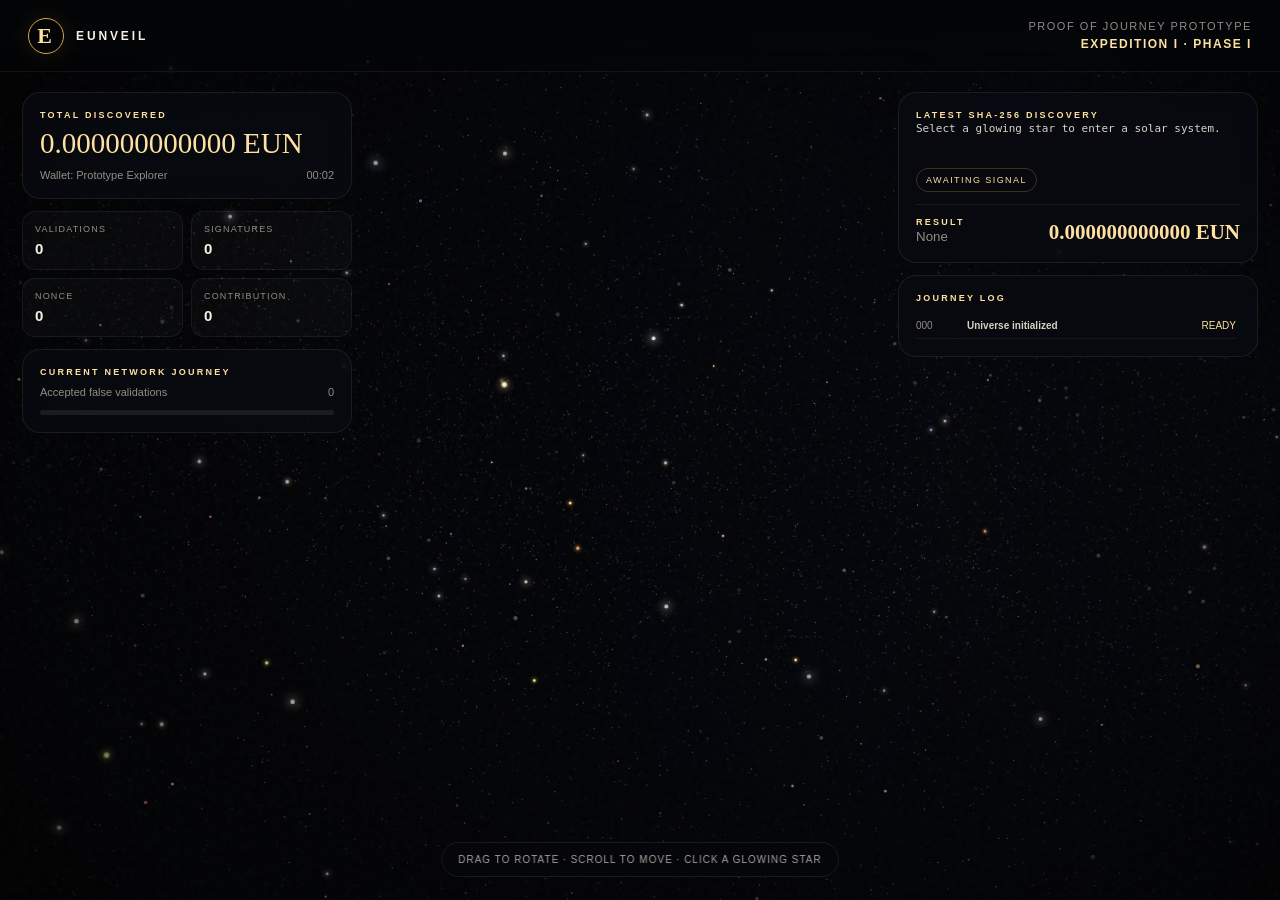
<file: index.html>
<!DOCTYPE html>
<html lang="en">
<head>
  <meta charset="UTF-8" />
  <meta name="viewport" content="width=device-width, initial-scale=1.0" />
  <meta name="description" content="Eunveil — Proof of Journey interactive universe prototype" />
  <title>Eunveil — Proof of Journey</title>
  <style>
    :root{
      --bg:#030508; --panel:rgba(8,11,17,.78); --gold:#d9a64b; --gold2:#ffe0a0;
      --text:#f5efe5; --muted:#938d84; --line:rgba(216,166,74,.25);
      --green:#72e5a0; --blue:#79b7ff; --red:#ff7f78;
    }
    *{box-sizing:border-box}
    html,body{width:100%;height:100%;margin:0;overflow:hidden;background:var(--bg);color:var(--text);font-family:Inter,Segoe UI,Arial,sans-serif}
    button,input{font:inherit}
    button{color:inherit}
    #universe{position:fixed;inset:0;width:100%;height:100%;cursor:grab;touch-action:none}
    #universe.dragging{cursor:grabbing}
    .vignette,.grain{position:fixed;inset:0;pointer-events:none}
    .vignette{background:radial-gradient(circle at center,transparent 34%,rgba(0,0,0,.36) 72%,rgba(0,0,0,.82) 100%)}
    .grain{opacity:.035;background-image:url("data:image/svg+xml,%3Csvg viewBox='0 0 180 180' xmlns='http://www.w3.org/2000/svg'%3E%3Cfilter id='n'%3E%3CfeTurbulence type='fractalNoise' baseFrequency='.85' numOctaves='4' stitchTiles='stitchTiles'/%3E%3C/filter%3E%3Crect width='100%25' height='100%25' filter='url(%23n)' opacity='.8'/%3E%3C/svg%3E")}
    .topbar{position:fixed;z-index:20;left:0;right:0;top:0;height:72px;display:flex;align-items:center;justify-content:space-between;padding:0 28px;border-bottom:1px solid rgba(255,255,255,.06);background:linear-gradient(to bottom,rgba(3,5,8,.94),rgba(3,5,8,.26));backdrop-filter:blur(15px)}
    .brand{display:flex;align-items:center;gap:12px;letter-spacing:.24em;font-size:12px;font-weight:800}
    .brand-e{width:36px;height:36px;border:1px solid var(--gold);border-radius:50%;display:grid;place-items:center;font-family:Georgia,serif;font-size:22px;color:var(--gold2);box-shadow:0 0 24px rgba(216,166,74,.14)}
    .phase{font-size:11px;color:var(--muted);letter-spacing:.14em;text-align:right}.phase strong{display:block;color:var(--gold2);font-size:12px;margin-top:5px}
    .hud{position:fixed;z-index:20;top:92px;left:22px;width:min(330px,calc(100vw - 44px));display:grid;gap:12px;pointer-events:none}
    .card{border:1px solid rgba(255,255,255,.08);border-radius:18px;background:var(--panel);backdrop-filter:blur(16px);padding:17px}
    .eyebrow{font-size:9px;letter-spacing:.25em;color:var(--gold2);font-weight:800}
    .balance{margin-top:7px;font-family:Georgia,serif;font-size:29px;color:var(--gold2);word-break:break-all}
    .subline{display:flex;justify-content:space-between;gap:15px;margin-top:9px;color:var(--muted);font-size:11px}
    .metric-grid{display:grid;grid-template-columns:1fr 1fr;gap:8px}
    .metric{padding:12px;border:1px solid rgba(255,255,255,.06);border-radius:13px;background:rgba(255,255,255,.025)}
    .metric span{display:block;color:var(--muted);font-size:9px;letter-spacing:.13em}.metric strong{display:block;margin-top:6px;font-size:15px}
    .tide-track{height:5px;margin-top:12px;background:rgba(255,255,255,.08);border-radius:5px;overflow:hidden}.tide-fill{height:100%;width:0;background:linear-gradient(90deg,var(--gold),var(--gold2));transition:width .5s}
    .right-panel{position:fixed;z-index:20;top:92px;right:22px;width:min(360px,calc(100vw - 44px));display:grid;gap:12px;pointer-events:none}
    .hash{font-family:Consolas,monospace;font-size:11px;line-height:1.7;color:#d9d3ca;word-break:break-all;min-height:38px}
    .discovery{display:flex;justify-content:space-between;align-items:end;gap:10px;margin-top:12px;padding-top:12px;border-top:1px solid rgba(255,255,255,.07)}
    .discovery strong{font-family:Georgia,serif;font-size:21px;color:var(--gold2);text-align:right}
    .rarity{display:inline-flex;margin-top:10px;padding:6px 9px;border:1px solid var(--line);border-radius:999px;color:var(--gold2);font-size:9px;letter-spacing:.16em}
    .help{position:fixed;z-index:20;left:50%;bottom:23px;transform:translateX(-50%);padding:11px 16px;border:1px solid rgba(255,255,255,.08);border-radius:999px;background:rgba(5,8,12,.72);backdrop-filter:blur(12px);color:#aaa39a;font-size:10px;letter-spacing:.1em;white-space:nowrap;transition:opacity .4s;pointer-events:none}    .system-name{position:fixed;z-index:20;top:86px;left:50%;transform:translateX(-50%);text-align:center;display:none;pointer-events:none}.system-name.show{display:block}.system-name h2{margin:6px 0 0;font-family:Georgia,serif;font-size:26px;font-weight:500;color:var(--gold2)}
    .journey-flash{position:fixed;z-index:40;inset:0;display:grid;place-items:center;pointer-events:none;opacity:0;background:radial-gradient(circle,rgba(255,216,139,.16),rgba(0,0,0,.8));transition:opacity .35s}
    .journey-flash.show{opacity:1}.journey-flash div{text-align:center}.journey-flash small{letter-spacing:.32em;color:var(--gold2)}.journey-flash h2{font-family:Georgia,serif;font-size:clamp(42px,8vw,90px);font-weight:500;margin:14px 0}.journey-flash p{color:#c7bda9}
    .modal{position:fixed;z-index:50;inset:0;display:none;place-items:center;padding:24px;background:rgba(0,0,0,.84);backdrop-filter:blur(20px)}
    .modal.open{display:grid}
    .decoder-card{width:min(760px,95vw);padding:30px;border:1px solid var(--gold);border-radius:28px;background:radial-gradient(circle at top,rgba(216,166,74,.13),rgba(8,11,17,.98) 62%);box-shadow:0 0 90px rgba(216,166,74,.16)}
    .decoder-head{display:flex;align-items:start;justify-content:space-between;gap:20px}.decoder-head h2{font-family:Georgia,serif;font-size:34px;font-weight:500;margin:8px 0 0}.close{width:38px;height:38px;border-radius:50%;border:1px solid rgba(255,255,255,.12);background:rgba(255,255,255,.04);cursor:pointer}
    .nonce-line{margin-top:8px;color:var(--muted);font-size:12px}
    .hash-reference{margin:22px 0 12px;padding:16px;border:1px solid rgba(255,255,255,.08);border-radius:16px;background:rgba(255,255,255,.025);font-family:Consolas,monospace;font-size:13px;line-height:1.9;word-break:break-all;text-align:center}
    .hash-reference .focus{display:inline-block;padding:2px 5px;border:1px solid var(--gold);border-radius:6px;background:rgba(216,166,74,.15);color:var(--gold2);font-weight:800;box-shadow:0 0 18px rgba(216,166,74,.12)}
    .instruction{text-align:center;color:#c8c0b5;line-height:1.6;margin:0 0 18px}.instruction strong{color:var(--gold2);font-family:Consolas,monospace;letter-spacing:.12em}
    .decoder-stage{min-height:220px;border:1px solid rgba(255,255,255,.07);border-radius:18px;background:rgba(255,255,255,.02);display:grid;place-items:center;padding:20px}
    .choice-row{display:flex;flex-wrap:wrap;justify-content:center;gap:10px}.choice{min-width:54px;height:52px;padding:0 15px;border:1px solid rgba(255,255,255,.13);border-radius:13px;background:rgba(255,255,255,.05);font-family:Consolas,monospace;font-size:18px;cursor:pointer}.choice:hover{border-color:var(--gold)}.choice.used{opacity:.3;pointer-events:none}.choice.active{border-color:var(--green);color:var(--green)}
    .sequence-display{margin-top:18px;min-height:30px;text-align:center;font-family:Consolas,monospace;color:var(--gold2);font-size:20px;letter-spacing:.18em}
    .ring-box{position:relative;width:300px;height:300px;border:1px solid rgba(112,170,218,.16);border-radius:28px;background:radial-gradient(circle at 50% 46%,rgba(30,60,82,.24),rgba(5,10,16,.96) 68%);box-shadow:inset 0 0 42px rgba(0,0,0,.75),0 18px 50px rgba(0,0,0,.28)}.ring-box:before{content:"PLANETARY CIPHER";position:absolute;left:50%;bottom:13px;transform:translateX(-50%);font-size:8px;letter-spacing:.28em;color:rgba(157,211,244,.48);white-space:nowrap}.ring-box:after{content:"";position:absolute;left:50%;top:18px;width:1px;height:19px;background:#d8f6ff;box-shadow:0 0 10px rgba(134,220,255,.9);transform:translateX(-50%);pointer-events:none}.ring{--rotation:0deg;position:absolute;border-radius:50%;cursor:pointer;transition:transform .2s ease,border-color .2s,box-shadow .2s;background:radial-gradient(circle,transparent 55%,rgba(21,43,58,.6) 56%,rgba(7,14,21,.92) 72%);border:2px solid rgba(91,151,190,.52);box-shadow:inset 0 0 14px rgba(93,178,225,.08),0 0 12px rgba(0,0,0,.55);transform:rotate(var(--rotation));padding:0}.ring:hover{border-color:#a8e4ff;box-shadow:inset 0 0 18px rgba(112,206,255,.14),0 0 18px rgba(76,175,225,.18)}.ring.one{inset:18px}.ring.two{inset:57px;border-color:rgba(92,186,220,.54)}.ring.three{inset:96px;border-color:rgba(96,197,191,.52)}.ring.four{inset:135px;border-color:rgba(176,211,226,.5);background:#071018}.ring span{position:absolute;left:50%;top:-14px;min-width:34px;height:30px;padding:0 8px;display:grid;place-items:center;transform:translateX(-50%) rotate(calc(-1 * var(--rotation)));transition:transform .2s ease;background:#06131c;border:1px solid rgba(158,224,255,.7);border-radius:8px;color:#d9f6ff;font-family:Consolas,monospace;font-size:18px;font-weight:800;text-shadow:0 0 10px rgba(124,218,255,.8);box-shadow:0 0 16px rgba(64,174,224,.18),inset 0 0 10px rgba(86,188,231,.08)}.ring.four span{top:-15px}.ring:active span{color:#fff;box-shadow:0 0 22px rgba(110,220,255,.35)}
    .crater-grid,.terminal-grid{display:grid;grid-template-columns:repeat(4,58px);gap:11px}.crater,.terminal{width:58px;height:58px;border:1px solid rgba(255,255,255,.13);border-radius:50%;background:radial-gradient(circle at 35% 35%,rgba(255,255,255,.12),rgba(255,255,255,.02) 43%,rgba(0,0,0,.22) 44%),#25282f;cursor:pointer;font-family:Consolas,monospace}.terminal{border-radius:12px;background:rgba(121,183,255,.08)}.crater.active,.terminal.active{border-color:var(--green);color:var(--green);box-shadow:0 0 16px rgba(114,229,160,.16)}
    .tuner{width:min(480px,82vw);display:grid;gap:16px}.frequency{text-align:center;font-family:Consolas,monospace;font-size:34px;color:var(--gold2)}.tuner input{width:100%}.primary{border:1px solid var(--gold2);border-radius:999px;padding:14px 23px;background:linear-gradient(135deg,#a87228,#efc36d);color:#090704;font-weight:850;cursor:pointer}
    .decoder-status{min-height:24px;margin-top:16px;text-align:center;color:var(--muted);font-size:12px}
    .signature-card{width:min(680px,94vw);text-align:center;padding:48px 30px;border:1px solid var(--gold);border-radius:28px;background:radial-gradient(circle at top,rgba(216,166,74,.14),rgba(8,11,17,.96) 62%);box-shadow:0 0 90px rgba(216,166,74,.18)}
    .sig-emblem{width:116px;height:116px;margin:auto;border:1px solid var(--gold);border-radius:50%;display:grid;place-items:center;font-family:Georgia,serif;font-size:72px;color:var(--gold2)}
    .signature-card h2{font-family:Georgia,serif;font-size:clamp(42px,7vw,76px);font-weight:500;margin:24px 0 10px}.signature-card p{color:#b8b0a5;line-height:1.7}.sig-reward{font-size:32px;color:var(--gold2);margin:18px}
    .log{max-height:125px;overflow:auto;margin-top:10px;padding-right:4px}
    .galaxy-return{
      position:fixed;z-index:30;top:18px;left:176px;height:36px;padding:0 15px;
      display:flex;align-items:center;gap:8px;border:1px solid rgba(255,255,255,.12);
      border-radius:999px;background:rgba(5,8,12,.72);backdrop-filter:blur(12px);
      color:#c9c2b7;font-size:9px;font-weight:800;letter-spacing:.16em;
      cursor:pointer;opacity:0;visibility:hidden;transform:translateY(-6px);
      transition:opacity .3s ease,transform .3s ease,border-color .25s ease,color .25s ease;
    }
    .galaxy-return.show{opacity:1;visibility:visible;transform:translateY(0)}
    .galaxy-return:hover{border-color:rgba(255,224,160,.55);color:var(--gold2)}
    .galaxy-return:disabled{pointer-events:none;opacity:.35}
    .galaxy-return .arrow{font-size:15px;line-height:1;font-weight:400;letter-spacing:0}
    .hud,.right-panel,.help,.system-name{transition:opacity .38s ease,transform .38s ease}
    body.system-traveling .hud,body.system-traveling .right-panel{opacity:.32}
    body.system-traveling .help{opacity:0!important}
    body.system-traveling .system-name{opacity:0}
    body.system-arrived .hud,body.system-arrived .right-panel{opacity:1}.log-row{display:grid;grid-template-columns:42px 1fr auto;gap:9px;padding:7px 0;border-bottom:1px solid rgba(255,255,255,.05);font-size:10px}.log-row span{color:var(--muted)}.log-row b{color:#d8d1c6}.log-row em{font-style:normal;color:var(--gold2)}
    @media(max-width:850px){.galaxy-return{left:64px;top:18px;padding:0 12px}.galaxy-return .label{display:none}.right-panel{top:auto;bottom:72px;right:12px;width:calc(100vw - 24px)}.right-panel .log-card{display:none}.hud{top:82px;left:12px;width:270px}.card{padding:13px}.balance{font-size:23px}.help{bottom:18px}.topbar{padding:0 14px}.phase{display:none}.system-name{top:76px}}
    @media(max-width:560px){.hud{width:calc(100vw - 24px)}.metric-grid{grid-template-columns:repeat(4,1fr)}.metric{padding:8px}.metric strong{font-size:12px}.right-panel{bottom:62px}.hash-card{padding:12px}.discovery strong{font-size:17px}.help{font-size:8px;padding:9px 12px}.decoder-card{padding:22px 14px}.crater-grid,.terminal-grid{grid-template-columns:repeat(4,48px);gap:8px}.crater,.terminal{width:48px;height:48px}}
  </style>
</head>
<body>
  <canvas id="universe"></canvas>
  <div class="vignette"></div><div class="grain"></div>
  <header class="topbar">
    <div class="brand"><span class="brand-e">E</span><span>EUNVEIL</span></div>
    <div class="phase">PROOF OF JOURNEY PROTOTYPE<strong>EXPEDITION I · PHASE I</strong></div>
  </header>
  <button class="galaxy-return" id="galaxyReturnBtn" type="button" aria-label="Return to galaxy">
    <span class="arrow">←</span><span class="label">RETURN TO GALAXY</span>
  </button>

  <section class="hud">
    <div class="card">
      <div class="eyebrow">TOTAL DISCOVERED</div>
      <div class="balance" id="balance">0.000000000000 EUN</div>
      <div class="subline"><span>Wallet: Prototype Explorer</span><span id="sessionTime">00:00</span></div>
    </div>
    <div class="metric-grid">
      <div class="metric"><span>VALIDATIONS</span><strong id="validations">0</strong></div>
      <div class="metric"><span>SIGNATURES</span><strong id="signatures">0</strong></div>
      <div class="metric"><span>NONCE</span><strong id="nonceCount">0</strong></div>
      <div class="metric"><span>CONTRIBUTION</span><strong id="contribution">0</strong></div>
    </div>
    <div class="card">
      <div class="eyebrow">CURRENT NETWORK JOURNEY</div>
      <div class="subline"><span>Accepted false validations</span><span id="contributionLabel">0</span></div>
      <div class="tide-track"><div class="tide-fill" id="tideFill"></div></div>
    </div>
  </section>

  <section class="right-panel">
    <div class="card hash-card">
      <div class="eyebrow">LATEST SHA-256 DISCOVERY</div>
      <div class="hash" id="hash">Select a glowing star to enter a solar system.</div>
      <span class="rarity" id="rarity">AWAITING SIGNAL</span>
      <div class="discovery">
        <div><div class="eyebrow">RESULT</div><small id="depositType" style="color:var(--muted)">None</small></div>
        <strong id="reward">0.000000000000 EUN</strong>
      </div>
    </div>
    <div class="card log-card">
      <div class="eyebrow">JOURNEY LOG</div>
      <div class="log" id="log"><div class="log-row"><span>000</span><b>Universe initialized</b><em>READY</em></div></div>
    </div>
  </section>

  <div class="system-name" id="systemName"><div class="eyebrow">ACTIVE SOLAR SYSTEM</div><h2 id="systemTitle">E-0000</h2></div>
  <div class="help" id="help">DRAG TO ROTATE · SCROLL TO MOVE · CLICK A GLOWING STAR</div>

  <div class="journey-flash" id="flash"><div><small id="flashSmall">HASH VALIDATED</small><h2 id="flashTitle">FALSE TARGET</h2><p id="flashReward">Contribution +1</p></div></div>

  <div class="modal" id="decoderModal">
    <div class="decoder-card">
      <div class="decoder-head">
        <div><div class="eyebrow" id="decoderType">HASH DECODER</div><h2 id="decoderTitle">Validate Nonce</h2><div class="nonce-line" id="nonceLine">Nonce 1</div></div>
        <button class="close" id="closeDecoder" type="button">×</button>
      </div>
      <div class="hash-reference" id="hashReference"></div>
      <p class="instruction" id="instruction"></p>
      <div class="decoder-stage" id="decoderStage"></div>
      <div class="decoder-status" id="decoderStatus">Complete the decoder to validate this hash.</div>
    </div>
  </div>

  <div class="modal" id="signatureModal">
    <div class="signature-card">
      <div class="sig-emblem">E</div>
      <div class="eyebrow" style="margin-top:24px">THE TARGET HAS BEEN FOUND</div>
      <h2>Signature Discovered</h2>
      <p>Your decoded nonce produced a SHA-256 value beneath the current target.</p>
      <div class="sig-reward" id="signatureReward">+10.00000000 EUN</div>
      <p id="signatureContribution">Your contribution has been recorded.</p>
      <button class="primary" id="continueBtn" type="button">Continue Exploring</button>
    </div>
  </div>

  <div class="modal" id="completionModal">
    <div class="signature-card">
      <div class="sig-emblem">✓</div>
      <div class="eyebrow" style="margin-top:24px">SOLAR SYSTEM COMPLETE</div>
      <h2 id="completedSystemTitle">System Explored</h2>
      <p>Every object in this solar system has been decoded.</p>
      <div class="sig-reward">10 / 10 OBJECTS</div>
      <button class="primary" id="returnGalaxyBtn" type="button">Return to Galaxy</button>
    </div>
  </div>

<script>
(() => {
  const canvas=document.getElementById('universe');
  const ctx=canvas.getContext('2d',{alpha:false});
  const DPR=Math.min(devicePixelRatio||1,2);
  const $=id=>document.getElementById(id);
  const clamp=(n,a,b)=>Math.max(a,Math.min(b,n));
  const smoothstep=(a,b,n)=>{const t=clamp((n-a)/(b-a),0,1);return t*t*(3-2*t)};
  const easeInOutCubic=t=>t<.5?4*t*t*t:1-Math.pow(-2*t+2,3)/2;
  const easeInCubic=t=>t*t*t;
  const easeOutCubic=t=>1-Math.pow(1-t,3);
  const easeInOutQuint=t=>t<.5?16*t*t*t*t*t:1-Math.pow(-2*t+2,5)/2;
  const easeOutBackSoft=t=>{const c1=.72,c3=c1+1;return 1+c3*Math.pow(t-1,3)+c1*Math.pow(t-1,2)};
  const lerp=(a,b,t)=>a+(b-a)*t;
  const fmt=n=>n.toFixed(12);
  const pad=n=>String(n).padStart(3,'0');

  let width=0,height=0,stars=[],particles=[],systemObjects=[];
  let yaw=0,pitch=0,zoom=760,targetYaw=0,targetPitch=0,targetZoom=760;
  const DEFAULT_SYSTEM_YAW=0;
  const DEFAULT_SYSTEM_PITCH=.58;
  const DEFAULT_SYSTEM_ZOOM=1.5;
  let systemYaw=DEFAULT_SYSTEM_YAW,systemPitch=DEFAULT_SYSTEM_PITCH,systemZoom=DEFAULT_SYSTEM_ZOOM,
      targetSystemYaw=DEFAULT_SYSTEM_YAW,targetSystemPitch=DEFAULT_SYSTEM_PITCH,targetSystemZoom=DEFAULT_SYSTEM_ZOOM;
  let dragging=false,lastX=0,lastY=0,moved=false,locked=false,mode='universe';
  let selectedStar=null,currentObject=null,currentHash='',currentSegment='',segmentStart=0;
  let pendingSystemCompletion=false;
  let systemTransition=null;
  let arrivalAnimation=null;
  let systemReveal=1;
  let nonce=0,validations=0,signatures=0,contribution=0,balance=0,logCount=0;
  let sessionStart=Date.now();
  const palette=['#ffd98b','#8fc5ff','#ff8f72','#b8ff91','#f4f0e8'];
  const TARGET_ODDS=28;

  const MW_PAN_W=3072;
  const MW_PAN_H=1536;
  const milkyWayPanorama=document.createElement('canvas');
  milkyWayPanorama.width=MW_PAN_W;
  milkyWayPanorama.height=MW_PAN_H;
  const mwctx=milkyWayPanorama.getContext('2d',{alpha:false});

  function mwMulberry32(seed) {
    return function() {
      let t = seed += 0x6D2B79F5;
      t = Math.imul(t ^ t >>> 15, t | 1);
      t ^= t + Math.imul(t ^ t >>> 7, t | 61);
      return ((t ^ t >>> 14) >>> 0) / 4294967296;
    };
  }

  const mwRand = mwMulberry32(947351);

  function mwGaussian() {
    let u = 0, v = 0;
    while (u === 0) u = mwRand();
    while (v === 0) v = mwRand();
    return Math.sqrt(-2 * Math.log(u)) * Math.cos(2 * Math.PI * v);
  }

  function mwWrapX(x) {
    x %= MW_PAN_W;
    return x < 0 ? x + MW_PAN_W : x;
  }

  function mwBandCenter(x) {
    const t = x / MW_PAN_W * Math.PI * 2;
    return MW_PAN_H * (
      0.52
      + Math.sin(t * 0.78 - 0.85) * 0.105
      + Math.sin(t * 1.85 + 0.75) * 0.025
    );
  }

  function buildMilkyWayPanorama() {
    mwctx.fillStyle = '#020307';
    mwctx.fillRect(0, 0, MW_PAN_W, MW_PAN_H);

    // Very subtle cool-black depth.
    const bg = mwctx.createRadialGradient(
      MW_PAN_W * 0.48, MW_PAN_H * 0.47, 30,
      MW_PAN_W * 0.48, MW_PAN_H * 0.47, MW_PAN_W * 0.65
    );
    bg.addColorStop(0, 'rgba(9,14,24,.62)');
    bg.addColorStop(0.45, 'rgba(4,7,13,.35)');
    bg.addColorStop(1, 'rgba(0,0,0,0)');
    mwctx.fillStyle = bg;
    mwctx.fillRect(0, 0, MW_PAN_W, MW_PAN_H);

    // Deep background stars.
    for (let i = 0; i < 15000; i++) {
      const x = mwRand() * MW_PAN_W;
      const y = mwRand() * MW_PAN_H;
      const sizeRoll = mwRand();
      const r = sizeRoll > 0.997 ? 1.45 : sizeRoll > 0.97 ? 0.8 : 0.28 + mwRand() * 0.42;
      const alpha = 0.13 + mwRand() * 0.56;

      const tone = mwRand();
      let color = `rgba(232,237,244,${alpha})`;
      if (tone > 0.985) color = `rgba(255,225,174,${alpha * 0.95})`;
      else if (tone > 0.965) color = `rgba(175,207,255,${alpha * 0.92})`;

      mwctx.fillStyle = color;
      mwctx.beginPath();
      mwctx.arc(x, y, r, 0, Math.PI * 2);
      mwctx.fill();
    }

    // Dense galactic star band.
    mwctx.save();
    mwctx.globalCompositeOperation = 'screen';
    for (let i = 0; i < 24000; i++) {
      let x = mwRand() * MW_PAN_W;
      const center = mwBandCenter(x);

      const coreDistance = Math.min(
        Math.abs(x - MW_PAN_W * 0.56),
        Math.abs(x - MW_PAN_W * 0.56 + MW_PAN_W),
        Math.abs(x - MW_PAN_W * 0.56 - MW_PAN_W)
      );
      const core = Math.exp(-Math.pow(coreDistance / (MW_PAN_W * 0.24), 2));

      const spread = MW_PAN_H * (0.060 + mwRand() * 0.095 + core * 0.012);
      const y = center + mwGaussian() * spread;

      const brightness = 0.07 + mwRand() * (0.30 + core * 0.10);
      const sizeRoll = mwRand();
      const r = sizeRoll > 0.995 ? 1.35 + mwRand() * 1.1 : 0.22 + mwRand() * 0.55;

      const tone = mwRand();
      let color;
      if (tone < 0.19 + core * 0.28) {
        color = `rgba(255,220,166,${brightness})`;
      } else if (tone < 0.33) {
        color = `rgba(176,204,244,${brightness * 0.92})`;
      } else {
        color = `rgba(240,242,238,${brightness})`;
      }

      mwctx.fillStyle = color;
      mwctx.beginPath();
      mwctx.arc(x, y, r, 0, Math.PI * 2);
      mwctx.fill();
    }
    mwctx.restore();

    // Smooth, distant central glow — stretched horizontally with no tiled blobs.
    mwctx.save();
    mwctx.globalCompositeOperation = 'screen';
    const coreX = MW_PAN_W * 0.56;
    const coreY = mwBandCenter(coreX);

    mwctx.translate(coreX, coreY);
    mwctx.scale(2.9, 0.78);

    const coreGlow = mwctx.createRadialGradient(0, 0, 0, 0, 0, MW_PAN_H * 0.17);
    coreGlow.addColorStop(0, 'rgba(255,218,168,.070)');
    coreGlow.addColorStop(0.24, 'rgba(214,157,111,.050)');
    coreGlow.addColorStop(0.56, 'rgba(145,116,95,.022)');
    coreGlow.addColorStop(1, 'rgba(0,0,0,0)');

    mwctx.fillStyle = coreGlow;
    mwctx.beginPath();
    mwctx.arc(0, 0, MW_PAN_H * 0.17, 0, Math.PI * 2);
    mwctx.fill();
    mwctx.restore();

    // Dark dust lanes crossing the galaxy.
    mwctx.save();
    mwctx.globalCompositeOperation = 'source-over';
    for (let i = 0; i < 2200; i++) {
      const x = mwRand() * MW_PAN_W;
      const center = mwBandCenter(x);
      const laneWave =
        Math.sin(x / MW_PAN_W * Math.PI * 6.2 + 0.8) * MW_PAN_H * 0.017 +
        Math.sin(x / MW_PAN_W * Math.PI * 14.4 - 0.2) * MW_PAN_H * 0.006;

      const laneBias = mwRand() < 0.58 ? -0.018 : 0.016;
      const y = center + laneWave + MW_PAN_H * laneBias + mwGaussian() * MW_PAN_H * 0.023;

      const rx = 7 + mwRand() * 35;
      const ry = 3 + mwRand() * 14;
      const alpha = 0.018 + mwRand() * 0.055;

      const dust = mwctx.createRadialGradient(x, y, 0, x, y, rx);
      dust.addColorStop(0, `rgba(0,0,0,${alpha})`);
      dust.addColorStop(0.65, `rgba(1,2,4,${alpha * 0.72})`);
      dust.addColorStop(1, 'rgba(0,0,0,0)');

      mwctx.fillStyle = dust;
      mwctx.beginPath();
      mwctx.ellipse(x, y, rx, ry, mwRand() * Math.PI, 0, Math.PI * 2);
      mwctx.fill();
    }
    mwctx.restore();


    // Medium foreground stars (sharp, subtle glow)
    mwctx.save();
    mwctx.globalCompositeOperation='screen';
    for(let i=0;i<140;i++){
      const x=mwRand()*MW_PAN_W;
      const y=mwRand()*MW_PAN_H;
      const r=0.8+mwRand()*1.8;
      const alpha=0.55+mwRand()*0.35;

      const tone=mwRand();
      let rgb=[245,246,248];
      if(tone<0.22) rgb=[255,224,176];
      else if(tone<0.38) rgb=[185,214,255];

      const glow=mwctx.createRadialGradient(x,y,0,x,y,r*7);
      glow.addColorStop(0,`rgba(${rgb[0]},${rgb[1]},${rgb[2]},${alpha*0.45})`);
      glow.addColorStop(0.25,`rgba(${rgb[0]},${rgb[1]},${rgb[2]},${alpha*0.18})`);
      glow.addColorStop(1,'rgba(0,0,0,0)');
      mwctx.fillStyle=glow;
      mwctx.beginPath();
      mwctx.arc(x,y,r*7,0,Math.PI*2);
      mwctx.fill();

      mwctx.fillStyle=`rgba(255,255,255,${alpha})`;
      mwctx.beginPath();
      mwctx.arc(x,y,r,0,Math.PI*2);
      mwctx.fill();
    }
    mwctx.restore();

    // Soft vignette baked into the panorama.
    const vignette = mwctx.createRadialGradient(
      MW_PAN_W * 0.5, MW_PAN_H * 0.5, MW_PAN_H * 0.18,
      MW_PAN_W * 0.5, MW_PAN_H * 0.5, MW_PAN_W * 0.68
    );
    vignette.addColorStop(0, 'rgba(0,0,0,0)');
    vignette.addColorStop(0.72, 'rgba(0,0,0,.08)');
    vignette.addColorStop(1, 'rgba(0,0,0,.52)');
    mwctx.fillStyle = vignette;
    mwctx.fillRect(0, 0, MW_PAN_W, MW_PAN_H);
  }



  function drawMilkyWayBackground(alpha=1){
    const sourceH=clamp(MW_PAN_H*.66,700,MW_PAN_H);
    const aspect=width/Math.max(1,height);
    const sourceW=Math.min(MW_PAN_W,sourceH*aspect);

    // The Milky Way moves more slowly than the existing foreground stars.
    // Full 360-degree sky tied to the same camera as the foreground stars.
    const skyYaw=.12+yaw/(Math.PI*2);
    const skyPitch=clamp(.5+pitch/Math.PI*.44,.16,.84);
    let sourceX=skyYaw*MW_PAN_W-sourceW*.5;
    const sourceY=clamp(skyPitch*MW_PAN_H-sourceH*.5,0,MW_PAN_H-sourceH);

    let sx=mwWrapX(sourceX);
    let remaining=sourceW;
    let destX=0;

    ctx.save();
    ctx.globalAlpha=alpha;

    while(remaining>0){
      const chunk=Math.min(remaining,MW_PAN_W-sx);
      const destW=width*(chunk/sourceW);
      ctx.drawImage(
        milkyWayPanorama,
        sx,sourceY,chunk,sourceH,
        destX,0,destW+1,height
      );
      remaining-=chunk;
      destX+=destW;
      sx=0;
    }

    ctx.restore();
  }


  function resize(){
    width=innerWidth;height=innerHeight;
    canvas.width=width*DPR;canvas.height=height*DPR;
    canvas.style.width=width+'px';canvas.style.height=height+'px';
    ctx.setTransform(DPR,0,0,DPR,0,0);
    if(!stars.length)buildUniverse();
  }

  function buildUniverse(){
    stars=[];

    const count=width<600?150:260;

    // Fixed stars placed on the inside of a huge celestial sphere.
    // Their apparent sizes stay close to the approved shallow-dome version.
    for(let i=0;i<count;i++){
      const theta=Math.random()*Math.PI*2;
      const yNorm=Math.random()*1.70-.85;
      const phi=Math.asin(clamp(yNorm,-.98,.98));
      const radius=1450+Math.random()*900;

      stars.push({
        id:i+1,
        theta,
        phi,
        radius,
        size:.55+Math.random()*1.75,
        color:palette[Math.floor(Math.random()*palette.length)],
        pulse:Math.random()*6.28,
        clickable:Math.random()>.80,
        sx:0,sy:0,depth:0,visible:false
      });
    }

    // Guaranteed stronger destinations, distributed around the full sky.
    const anchors=[
      [-2.55,-.32],[-1.95,.16],[-1.38,-.42],[-.82,.34],
      [-.28,-.12],[.34,.42],[.88,-.36],[1.42,.18],
      [1.96,-.08],[2.48,.38],[2.92,-.28],[-3.02,.22]
    ];

    anchors.forEach((point,i)=>{
      stars.push({
        id:stars.length+1,
        theta:point[0]+(Math.random()-.5)*.12,
        phi:point[1]+(Math.random()-.5)*.09,
        radius:1500+Math.random()*650,
        size:1.35+Math.random()*2.25,
        color:palette[i%palette.length],
        pulse:Math.random()*6.28,
        clickable:true,
        sx:0,sy:0,depth:0,visible:false
      });
    });
  }

  function buildSolarSystem(){
    const orbitTypes=['planet','moon','satellite','station'];
    const types=[...orbitTypes];
    while(types.length<9)types.push(orbitTypes[Math.floor(Math.random()*orbitTypes.length)]);
    for(let i=types.length-1;i>0;i--){const j=Math.floor(Math.random()*(i+1));[types[i],types[j]]=[types[j],types[i]]}

    const pick=a=>a[Math.floor(Math.random()*a.length)];
    const rand=(a,b)=>a+Math.random()*(b-a);
    const chance=n=>Math.random()<n;

    const starStyles=[
      {color:'#ffd77a',core:'#fff6cf',mid:'#f0b94f',edge:'#7a2d0c',name:'Yellow Star'},
      {color:'#ffad6a',core:'#fff0d1',mid:'#e87b35',edge:'#5d1708',name:'Orange Star'},
      {color:'#d9ecff',core:'#ffffff',mid:'#9ccfff',edge:'#264b8d',name:'Blue-White Star'},
      {color:'#ff8c78',core:'#ffe8df',mid:'#d44a39',edge:'#4f0d0a',name:'Red Star'},
      {color:'#fff0b8',core:'#fffef2',mid:'#e9d083',edge:'#7b5b18',name:'White-Gold Star'}
    ];
    const starStyle=pick(starStyles);

    systemObjects=[{
      id:0,type:'star',label:'Star',angle:0,ring:0,size:rand(31,39),color:starStyle.color,
      sx:0,sy:0,pulse:0,decoded:false,
      visual:{...starStyle,spots:Math.floor(rand(14,30)),corona:rand(.8,1.25)}
    }];

    const planetWorlds=[
      {
        kind:'rocky',
        palettes:[
          ['#b88a62','#75533c','#2a1d17','#d7b08b','#a56f4c'],
          ['#8d796d','#5b4a43','#211a18','#b9a49a','#766257'],
          ['#a68a67','#6d573d','#2a2119','#d4bd94','#8e6a42']
        ]
      },
      {
        kind:'ocean',
        palettes:[
          ['#4ba0c7','#185a88','#061725','#c8f3ff','#7fcad9'],
          ['#3b7fb5','#163d74','#071221','#d8f7ff','#5fb3cf']
        ]
      },
      {
        kind:'gas',
        palettes:[
          ['#d6a16b','#9d6641','#40271b','#f4d6aa','#ba7d55'],
          ['#c9b08c','#8f795d','#332a22','#efe3c8','#aa9573'],
          ['#d98a73','#995044','#341a1a','#f6c7bb','#b96559']
        ]
      },
      {
        kind:'frozen',
        palettes:[
          ['#bddfe8','#6f9fb7','#183746','#ecfbff','#91c7d6'],
          ['#d9e5f0','#8ca6bd','#273747','#ffffff','#a9c2d8']
        ]
      },
      {
        kind:'volcanic',
        palettes:[
          ['#4b2118','#1e0b08','#080302','#ff9a43','#a73b1c'],
          ['#5d2c22','#24100c','#090403','#ffb04f','#c84b22']
        ]
      },
      {
        kind:'desert',
        palettes:[
          ['#d3a15f','#9b683b','#3c2515','#f0cf93','#b87d45'],
          ['#c58d4f','#8f5d32','#352112','#e7b876','#a96f3c']
        ]
      }
    ];

    const moonPalettes=[
      ['#d6d3cc','#9a9892','#45484e','#f0eee8'],
      ['#a8a39c','#6f6b66','#2d2d30','#c8c2b8'],
      ['#c3c8cd','#7f878e','#30383f','#e3e7e9'],
      ['#9b8f83','#655b52','#2d2722','#bbb0a5']
    ];

    const satelliteMetals=[
      ['#d6dde2','#7b858e','#242b31','#234c77','#07131f'],
      ['#c9c3b5','#777064','#26231f','#5a3d71','#160e20'],
      ['#d5d8d3','#7c817b','#252a26','#365f50','#0b1a15'],
      ['#c7ced4','#717982','#20262b','#6a4d2e','#1b120b']
    ];

    const stationMetals=[
      ['#d6dde2','#7c858c','#252c32','#79b7ff'],
      ['#d7cfc0','#7f7668','#2b2721','#e2b56b'],
      ['#ccd4cf','#758078','#252c28','#72e5a0']
    ];

    types.forEach((type,i)=>{
      const ring=1+Math.floor(i/3),slot=i%3;
      const angle=(slot/3)*Math.PI*2+ring*.52+(Math.random()-.5)*.24;
      const meta={planet:['Planet','#79b7ff',20],moon:['Moon','#e5e1da',13],satellite:['Satellite','#72e5a0',12],station:['Space Station','#d9a64b',17]}[type];

      let visual={};

      if(type==='planet'){
        const world=pick(planetWorlds);
        const palette=pick(world.palettes);
        visual={
          kind:world.kind,
          surface:palette[0],
          mid:palette[1],
          shadow:palette[2],
          highlight:palette[3],
          accent:palette[4],
          atmosphere:pick(['rgba(142,205,255,.34)','rgba(255,205,150,.25)','rgba(188,239,255,.27)','rgba(210,180,255,.2)','rgba(255,140,96,.22)']),
          hasRings:chance(world.kind==='gas'?.72:.22),
          ringTilt:rand(-.36,.36),
          ringWidth:rand(.06,.16),
          clouds:chance(world.kind==='ocean'||world.kind==='gas'?.82:.38),
          cloudCount:Math.floor(rand(3,8)),
          stripes:chance(world.kind==='gas'?.9:.25),
          continents:chance(world.kind==='ocean'?.88:world.kind==='rocky'||world.kind==='desert'?.52:.12),
          storms:chance(world.kind==='gas'?.55:.18),
          iceCaps:chance(world.kind==='frozen'?.9:.25),
          lavaVeins:chance(world.kind==='volcanic'?.95:.04),
          orbitSpeed:rand(.000018,.00003)*(chance(.5)?1:-1),
          textureSpeed:rand(.000018,.000032)*(chance(.5)?1:-1),
          cloudSpeed:rand(.000027,.000045)*(chance(.5)?1:-1),
          stormSpeed:rand(.00012,.00022)*(chance(.5)?1:-1),
          motionOffset:rand(0,Math.PI*2),
          seed:Math.floor(Math.random()*100000)
        };
      }

      if(type==='moon'){
        const p=pick(moonPalettes);
        visual={
          light:p[0],mid:p[1],shadow:p[2],highlight:p[3],
          craterCount:Math.floor(rand(4,12)),
          roughness:rand(.2,.8),
          irregularity:rand(.02,.1),
          maria:chance(.55),
          cracks:chance(.42),
          orbitSpeed:rand(.000007,.000014)*(chance(.5)?1:-1),
          motionOffset:rand(0,Math.PI*2),
          seed:Math.floor(Math.random()*100000)
        };
      }

      if(type==='satellite'){
        const m=pick(satelliteMetals);
        visual={
          light:m[0],mid:m[1],dark:m[2],panel:m[3],panelDark:m[4],
          bodyShape:pick(['compact','long','box']),
          panelCount:pick([1,2]),
          panelAngle:rand(-.28,.28),
          dish:chance(.48),
          antenna:chance(.7),
          telescope:chance(.28),
          orbitSpeed:rand(.000006,.000011)*(chance(.5)?1:-1),
          motionOffset:rand(0,Math.PI*2),
          panelMotionSpeed:rand(.00045,.00075),
          panelMotionAmount:rand(.045,.09),
          dishScanSpeed:rand(.00032,.00058),
          blinkSpeed:rand(.0022,.0032),
          seed:Math.floor(Math.random()*100000)
        };
      }

      if(type==='station'){
        const m=pick(stationMetals);
        visual={
          light:m[0],mid:m[1],dark:m[2],lightColor:m[3],
          archetype:pick(['wheel','hub','modular','industrial','long','asymmetric']),
          armCount:pick([3,4,5,6]),
          hubScale:rand(.22,.42),
          panelCount:pick([0,2,4]),
          rotation:rand(-.22,.22),
          rotationSpeed:rand(.00012,.00024)*(chance(.5)?1:-1),
          rotationOffset:rand(0,Math.PI*2),
          orbitSpeed:rand(.000004,.000009)*(chance(.5)?1:-1),
          motionOffset:rand(0,Math.PI*2),
          seed:Math.floor(Math.random()*100000)
        };
      }

      systemObjects.push({
        id:i+1,type,label:meta[0],angle,ring,size:meta[2],color:meta[1],
        sx:0,sy:0,pulse:Math.random()*6.28,decoded:false,visual
      });
    });
  }

  function rotatePoint(s){
    // Convert the fixed sky position to a camera-relative direction.
    const relTheta=s.theta-yaw;
    const cosPhi=Math.cos(s.phi);
    const x=Math.sin(relTheta)*cosPhi;
    const z=Math.cos(relTheta)*cosPhi;
    const y=Math.sin(s.phi);

    // Camera pitch rotates the direction vertically.
    const cp=Math.cos(pitch);
    const sp=Math.sin(pitch);
    const ry=y*cp-z*sp;
    const rz=y*sp+z*cp;

    // Positive rz means the star is in front of the viewer.
    return{
      x:x*s.radius,
      y:ry*s.radius,
      z:rz*s.radius+zoom
    };
  }

  function drawNebula(){
    const g=ctx.createRadialGradient(width*.7,height*.35,30,width*.7,height*.35,width*.58);
    g.addColorStop(0,'rgba(90,80,135,.10)');g.addColorStop(.35,'rgba(28,65,100,.055)');g.addColorStop(1,'rgba(0,0,0,0)');ctx.fillStyle=g;ctx.fillRect(0,0,width,height);
    const g2=ctx.createRadialGradient(width*.2,height*.75,20,width*.2,height*.75,width*.42);
    g2.addColorStop(0,'rgba(160,87,42,.07)');g2.addColorStop(1,'rgba(0,0,0,0)');ctx.fillStyle=g2;ctx.fillRect(0,0,width,height);
  }

  function draw(){
    updateArrivalAnimation(performance.now());
    if(Math.abs(yaw)>Math.PI*8&&!dragging){
      const turns=Math.round(yaw/(Math.PI*2));
      yaw-=turns*Math.PI*2;
      targetYaw-=turns*Math.PI*2;
    }
    yaw+=(targetYaw-yaw)*.034;pitch+=(targetPitch-pitch)*.034;zoom+=(targetZoom-zoom)*.07;
    systemYaw+=(targetSystemYaw-systemYaw)*.09;systemPitch+=(targetSystemPitch-systemPitch)*.09;systemZoom+=(targetSystemZoom-systemZoom)*.09;
    ctx.fillStyle='#030508';ctx.fillRect(0,0,width,height);
    if(mode==='universe')drawUniverse();
    else if(mode==='transition')drawSystemTransition();
    else drawSystem();
    updateParticles();requestAnimationFrame(draw);
  }

  function drawUniverse(warp=0,focusStar=null,fade=1){
    drawMilkyWayBackground(fade);
    const projected=[];
    for(const s of stars){
      s.pulse+=.016;const p=rotatePoint(s);if(p.z<80){s.visible=false;continue}
      const scale=620/p.z;
      const baseX=width/2+p.x*scale;
      const baseY=height/2+p.y*scale;
      if(baseX<-120||baseX>width+120||baseY<-120||baseY>height+120){s.visible=false;continue}

      let sx=baseX,sy=baseY;
      if(warp>0&&focusStar&&s!==focusStar){
        const dx=baseX-focusStar.sx,dy=baseY-focusStar.sy;
        const distance=Math.hypot(dx,dy);
        const edgeBoost=clamp(distance/Math.max(width,height),0,1);
        const stretch=1+warp*(.35+edgeBoost*1.75);
        sx=focusStar.sx+dx*stretch;
        sy=focusStar.sy+dy*stretch;
      }

      s.sx=sx;s.sy=sy;s.depth=p.z;s.visible=true;
      projected.push({s,baseX,baseY,sx,sy});
    }

    projected.sort((a,b)=>b.s.depth-a.s.depth);
    ctx.save();
    ctx.globalAlpha=fade;

    for(const item of projected){
      const {s,baseX,baseY,sx,sy}=item;
      const scale=620/s.depth,pulse=1+Math.sin(s.pulse)*.18;
      let r=clamp(s.size*scale*2.2,.45,7)*pulse;

      if(warp>0&&focusStar&&s!==focusStar){
        const streakAlpha=warp*clamp(Math.hypot(sx-baseX,sy-baseY)/42,0,.85);
        if(streakAlpha>.015){
          ctx.save();
          ctx.globalAlpha=fade*streakAlpha*.55;
          ctx.strokeStyle=s.color;
          ctx.lineWidth=Math.max(.35,r*.46);
          ctx.shadowColor=s.color;
          ctx.shadowBlur=4;
          ctx.beginPath();
          ctx.moveTo(baseX,baseY);
          ctx.lineTo(sx,sy);
          ctx.stroke();
          ctx.restore();
        }
      }

      if(s===focusStar&&warp>0)r*=1+warp*2.25;

      if(s.clickable){
        const glowRadius=r*(s===focusStar?10:7);
        const gr=ctx.createRadialGradient(sx,sy,0,sx,sy,glowRadius);
        gr.addColorStop(0,s.color);
        gr.addColorStop(.12,s.color);
        gr.addColorStop(.34,s===focusStar?`rgba(255,235,185,${.28+warp*.34})`:'rgba(216,166,74,.22)');
        gr.addColorStop(1,'rgba(0,0,0,0)');
        ctx.fillStyle=gr;
        ctx.beginPath();ctx.arc(sx,sy,glowRadius,0,Math.PI*2);ctx.fill();
      }

      ctx.fillStyle=s.color;
      ctx.globalAlpha=fade*clamp(1-(s.depth-800)/3000,.24,1);
      ctx.beginPath();ctx.arc(sx,sy,r,0,Math.PI*2);ctx.fill();
      ctx.globalAlpha=fade;
    }

    if(focusStar&&warp>0){
      const bloomRadius=45+warp*Math.max(width,height)*.24;
      const bloom=ctx.createRadialGradient(focusStar.sx,focusStar.sy,0,focusStar.sx,focusStar.sy,bloomRadius);
      bloom.addColorStop(0,`rgba(255,245,218,${.34*warp})`);
      bloom.addColorStop(.16,`rgba(255,211,120,${.18*warp})`);
      bloom.addColorStop(1,'rgba(0,0,0,0)');
      ctx.globalAlpha=fade;
      ctx.fillStyle=bloom;
      ctx.beginPath();ctx.arc(focusStar.sx,focusStar.sy,bloomRadius,0,Math.PI*2);ctx.fill();
    }

    ctx.restore();
    ctx.globalAlpha=1;
  }

  function drawArrivalBloom(progress){
    const pulse=Math.sin(clamp(progress,0,1)*Math.PI);
    if(pulse<=.001)return;
    const cx=width/2,cy=height/2+height*.055;
    const radius=Math.max(width,height)*(.18+pulse*.34);
    const bloom=ctx.createRadialGradient(cx,cy,0,cx,cy,radius);
    bloom.addColorStop(0,`rgba(255,250,230,${pulse*.34})`);
    bloom.addColorStop(.16,`rgba(255,218,145,${pulse*.18})`);
    bloom.addColorStop(.52,`rgba(130,180,255,${pulse*.055})`);
    bloom.addColorStop(1,'rgba(0,0,0,0)');
    ctx.save();
    ctx.globalCompositeOperation='screen';
    ctx.fillStyle=bloom;
    ctx.fillRect(0,0,width,height);
    ctx.restore();
  }

  function updateArrivalAnimation(now){
    if(!arrivalAnimation)return;
    const t=clamp((now-arrivalAnimation.start)/arrivalAnimation.duration,0,1);
    const settle=easeOutCubic(t);
    const drift=(1-settle)*(1-settle);

    targetSystemYaw=DEFAULT_SYSTEM_YAW+arrivalAnimation.yawOffset*drift;
    targetSystemPitch=DEFAULT_SYSTEM_PITCH+arrivalAnimation.pitchOffset*drift;
    targetSystemZoom=DEFAULT_SYSTEM_ZOOM+arrivalAnimation.zoomOffset*drift;
    systemReveal=lerp(arrivalAnimation.revealStart,1,smoothstep(0,.72,t));

    if(t>=1){
      arrivalAnimation=null;
      systemReveal=1;
      systemYaw=targetSystemYaw=DEFAULT_SYSTEM_YAW;
      systemPitch=targetSystemPitch=DEFAULT_SYSTEM_PITCH;
      systemZoom=targetSystemZoom=DEFAULT_SYSTEM_ZOOM;
      locked=false;
    }
  }

  function drawSystemTransition(){
    if(!systemTransition)return;
    const elapsed=performance.now()-systemTransition.start;
    const t=clamp(elapsed/systemTransition.duration,0,1);

    // Hold the target briefly, accelerate, then brake into the destination.
    const steeringT=easeInOutQuint(clamp((t-.055)/.62,0,1));
    targetYaw=lerp(systemTransition.fromYaw,systemTransition.toYaw,steeringT);
    targetPitch=lerp(systemTransition.fromPitch,systemTransition.toPitch,steeringT);
    const approachT=easeInOutQuint(clamp((t-.07)/.69,0,1));
    const brakeT=easeOutCubic(clamp((t-.68)/.22,0,1));
    targetZoom=lerp(systemTransition.fromZoom,205,approachT)-40*brakeT;

    const warpBuild=smoothstep(.18,.67,t);
    const warpBrake=1-.38*smoothstep(.70,.98,t);
    const warp=warpBuild*warpBrake;
    const galaxyFade=1-smoothstep(.60,.94,t);
    const systemFade=smoothstep(.57,.94,t);

    drawUniverse(warp,systemTransition.star,galaxyFade);

    if(t>.49&&!systemTransition.systemBuilt){
      buildSolarSystem();
      systemTransition.systemBuilt=true;
      systemYaw=targetSystemYaw=DEFAULT_SYSTEM_YAW-.042;
      systemPitch=targetSystemPitch=DEFAULT_SYSTEM_PITCH-.065;
      systemZoom=targetSystemZoom=.86;
      systemReveal=0;
    }

    if(systemTransition.systemBuilt&&systemFade>0){
      const arrivalT=clamp((t-.52)/.48,0,1);
      const settle=easeOutBackSoft(arrivalT);
      systemReveal=smoothstep(.04,.92,arrivalT);

      // The camera passes its resting point slightly before the final settle.
      systemYaw=targetSystemYaw=lerp(DEFAULT_SYSTEM_YAW-.042,DEFAULT_SYSTEM_YAW+.018,settle);
      systemPitch=targetSystemPitch=lerp(DEFAULT_SYSTEM_PITCH-.065,DEFAULT_SYSTEM_PITCH-.012,settle);
      systemZoom=targetSystemZoom=lerp(.86,DEFAULT_SYSTEM_ZOOM+.035,settle);

      ctx.save();
      ctx.globalAlpha=systemFade;
      drawSystem(systemReveal);
      ctx.restore();
      ctx.globalAlpha=1;

      // A quick, restrained bloom marks the instant the system resolves.
      drawArrivalBloom(clamp((t-.67)/.20,0,1));
    }

    if(t>=1)finishSystemTransition();
  }

  function finishSystemTransition(){
    const star=systemTransition?.star||selectedStar;
    systemTransition=null;
    mode='system';
    yaw=pitch=targetYaw=targetPitch=0;
    zoom=targetZoom=760;

    // Preserve a little forward momentum, then settle invisibly into the approved view.
    systemYaw=targetSystemYaw=DEFAULT_SYSTEM_YAW+.018;
    systemPitch=targetSystemPitch=DEFAULT_SYSTEM_PITCH-.012;
    systemZoom=targetSystemZoom=DEFAULT_SYSTEM_ZOOM+.035;
    arrivalAnimation={
      start:performance.now(),duration:680,
      yawOffset:.018,pitchOffset:-.012,zoomOffset:.035,
      revealStart:Math.max(.82,systemReveal)
    };

    document.body.classList.remove('system-traveling');
    document.body.classList.add('system-arrived');
    $('systemTitle').textContent=`E-${String(star.id).padStart(4,'0')}`;
    $('systemName').classList.add('show');
    $('galaxyReturnBtn').classList.add('show');
    $('help').textContent='DRAG TO ROTATE · SCROLL TO ZOOM · CLICK AN UNDECODED OBJECT';
    $('help').style.opacity='1';
    $('hash').textContent='Solar system entered. Select an object to generate the next SHA-256 hash.';
  }

  function seededValue(seed,index,salt=0){
    const n=Math.sin(seed*12.9898+index*78.233+salt*37.719)*43758.5453;
    return n-Math.floor(n);
  }

  function projectSystemPoint(x,z,cx,cy,cosY,sinY,cosP,sinP,perspective=1){
    const rx=x*cosY-z*sinY;
    const rz=x*sinY+z*cosY;
    const ry=-rz*sinP;
    const depthScale=clamp(1+rz*.00042,.72,1.3)*perspective;
    return{
      x:cx+rx*depthScale,
      y:cy+ry+rz*cosP*.34,
      depth:rz,
      scale:depthScale
    };
  }

  function drawSystemBackdrop(){
    const seed=(selectedStar?.id||1)*92821;
    const now=performance.now();

    const deepGlow=ctx.createRadialGradient(width*.52,height*.48,20,width*.52,height*.48,Math.max(width,height)*.72);
    deepGlow.addColorStop(0,'rgba(16,25,40,.17)');
    deepGlow.addColorStop(.48,'rgba(7,13,23,.08)');
    deepGlow.addColorStop(1,'rgba(0,0,0,0)');
    ctx.fillStyle=deepGlow;
    ctx.fillRect(0,0,width,height);

    for(let i=0;i<560;i++){
      const x=seededValue(seed,i,1)*width;
      const y=seededValue(seed,i,2)*height;
      const depth=seededValue(seed,i,3);
      const radius=.22+depth*1.15;
      const pulse=.72+.28*Math.sin(now*.00032+i*1.917);
      const alpha=(.12+depth*.48)*pulse;

      ctx.globalAlpha=alpha;
      ctx.fillStyle=i%29===0?'#9fc7ff':i%37===0?'#ffe0a8':'#f2f5fa';
      ctx.beginPath();
      ctx.arc(x,y,radius,0,Math.PI*2);
      ctx.fill();

      if(i%83===0){
        ctx.globalAlpha=.1;
        const glow=ctx.createRadialGradient(x,y,0,x,y,14+depth*18);
        glow.addColorStop(0,ctx.fillStyle);
        glow.addColorStop(1,'rgba(0,0,0,0)');
        ctx.fillStyle=glow;
        ctx.beginPath();
        ctx.arc(x,y,14+depth*18,0,Math.PI*2);
        ctx.fill();
      }
    }
    ctx.globalAlpha=1;

    ctx.save();
    ctx.globalAlpha=.055;
    ctx.translate(width*.5,height*.57);
    ctx.rotate(-.16);
    const band=ctx.createLinearGradient(-width*.55,0,width*.55,0);
    band.addColorStop(0,'rgba(0,0,0,0)');
    band.addColorStop(.28,'rgba(86,106,138,.3)');
    band.addColorStop(.52,'rgba(160,126,94,.24)');
    band.addColorStop(.72,'rgba(70,91,124,.25)');
    band.addColorStop(1,'rgba(0,0,0,0)');
    ctx.fillStyle=band;
    ctx.fillRect(-width*.58,-height*.055,width*1.16,height*.11);
    ctx.restore();

    ctx.globalAlpha=1;
  }

  function drawSystemGrid(cx,cy,maxR,cosY,sinY,cosP,sinP,reveal=1){
    ctx.save();
    ctx.globalAlpha=.055*reveal;
    ctx.strokeStyle='rgba(96,150,190,.48)';
    ctx.lineWidth=.55;

    const extent=maxR*1.5;
    const spacing=maxR/10;
    for(let i=-15;i<=15;i++){
      const a=projectSystemPoint(i*spacing,-extent,cx,cy,cosY,sinY,cosP,sinP);
      const b=projectSystemPoint(i*spacing,extent,cx,cy,cosY,sinY,cosP,sinP);
      ctx.beginPath();ctx.moveTo(a.x,a.y);ctx.lineTo(b.x,b.y);ctx.stroke();

      const c=projectSystemPoint(-extent,i*spacing,cx,cy,cosY,sinY,cosP,sinP);
      const d=projectSystemPoint(extent,i*spacing,cx,cy,cosY,sinY,cosP,sinP);
      ctx.beginPath();ctx.moveTo(c.x,c.y);ctx.lineTo(d.x,d.y);ctx.stroke();
    }
    ctx.restore();
  }

  function drawSystemOrbit(radius,cx,cy,cosY,sinY,cosP,sinP,alpha=.22){
  const t=performance.now()*0.001;
  const traceOrbit=()=>{
    ctx.beginPath();
    for(let i=0;i<=180;i++){
      const a=i/180*Math.PI*2;
      const p=projectSystemPoint(Math.cos(a)*radius,Math.sin(a)*radius,cx,cy,cosY,sinY,cosP,sinP*1.12);
      if(i===0)ctx.moveTo(p.x,p.y);else ctx.lineTo(p.x,p.y);
    }
  };

  ctx.save();
  ctx.globalCompositeOperation='screen';

  ctx.globalAlpha=alpha*.42;
  ctx.strokeStyle='rgba(255,255,255,.42)';
  ctx.shadowColor='rgba(255,255,255,.55)';
  ctx.shadowBlur=8;
  ctx.lineWidth=1.1;
  traceOrbit();ctx.stroke();

  ctx.globalAlpha=alpha*.95;
  ctx.strokeStyle='rgba(250,250,250,.72)';
  ctx.shadowBlur=3;
  ctx.lineWidth=.55;
  traceOrbit();ctx.stroke();

  ctx.globalAlpha=alpha*1.1;
  ctx.strokeStyle='rgba(255,255,255,.92)';
  ctx.shadowBlur=1;
  ctx.lineWidth=.18;
  traceOrbit();ctx.stroke();

  ctx.setLineDash([2,22]);
  ctx.lineDashOffset=-t*8;
  ctx.globalAlpha=alpha*.8;
  ctx.strokeStyle='rgba(255,255,255,.28)';
  ctx.lineWidth=.26;
  traceOrbit();ctx.stroke();
  ctx.setLineDash([]);

  ctx.restore();
}

  function drawAsteroidBelt(cx,cy,maxR,cosY,sinY,cosP,sinP,reveal=1){
    const seed=(selectedStar?.id||1)*773;
    const inner=maxR*.76;
    const outer=maxR*.93;
    const beltRotation=performance.now()*.000022;

    for(let i=0;i<420;i++){
      const angle=seededValue(seed,i,1)*Math.PI*2+beltRotation;
      const radius=inner+(outer-inner)*seededValue(seed,i,2);
      const wobble=(seededValue(seed,i,3)-.5)*maxR*.035;
      const p=projectSystemPoint(
        Math.cos(angle)*radius,
        Math.sin(angle)*radius+wobble,
        cx,cy,cosY,sinY,cosP,sinP
      );
      const size=.3+seededValue(seed,i,4)*1.35*p.scale;
      const shade=90+Math.floor(seededValue(seed,i,5)*80);
      ctx.globalAlpha=clamp(.18+p.scale*.16,.16,.42)*reveal;
      ctx.fillStyle=`rgb(${shade},${shade},${shade+4})`;
      ctx.beginPath();
      ctx.arc(p.x,p.y,size,0,Math.PI*2);
      ctx.fill();
    }
    ctx.globalAlpha=1;
  }

  // Experience Pass 1 — Phases 4 & 5: staged object reveal with live ambient motion.
  function drawSystem(reveal=systemReveal){
    drawSystemBackdrop();

    const cx=width/2;
    const cy=height/2+height*.055;
    const maxR=Math.min(width,height)*.43*systemZoom;
    const cosY=Math.cos(systemYaw);
    const sinY=Math.sin(systemYaw);
    const viewPitch=systemPitch-.48;
    const cosP=Math.cos(viewPitch);
    const sinP=Math.sin(viewPitch);

    const gridReveal=smoothstep(.08,.34,reveal);
    drawSystemGrid(cx,cy,maxR,cosY,sinY,cosP,sinP,gridReveal);

    for(let i=1;i<=3;i++){
      const orbitReveal=smoothstep(.12+i*.10,.34+i*.12,reveal);
      drawSystemOrbit(maxR*(i/3),cx,cy,cosY,sinY,cosP,sinP,(.16+i*.018)*orbitReveal);
    }

    const beltReveal=smoothstep(.48,.78,reveal);
    drawAsteroidBelt(cx,cy,maxR,cosY,sinY,cosP,sinP,beltReveal);

    const projected=systemObjects.map(o=>{
      o.pulse+=.018;

      if(o.type==='star'){
      const starTime=performance.now()*0.001;
        return{o,sx:cx,sy:cy,depth:0,scale:1};
      }

      const rr=maxR*(o.ring/3);
      // Every object is already in motion while it fades into view. Nothing
      // waits for the reveal to finish before its orbit begins.
      const objectAngle=o.angle+
        performance.now()*(o.visual?.orbitSpeed||0)+
        (o.visual?.motionOffset||0)*.035;
      const p=projectSystemPoint(
        Math.cos(objectAngle)*rr,
        Math.sin(objectAngle)*rr,
        cx,cy,cosY,sinY,cosP,sinP
      );

      return{o,sx:p.x,sy:p.y,depth:p.depth,scale:p.scale};
    }).sort((a,b)=>a.depth-b.depth);

    for(const item of projected){
      item.o.sx=item.sx;
      item.o.sy=item.sy;

      // Phase 4: the destination star resolves first. The orbiting objects
      // follow from the inner system outward, with a small per-object stagger.
      const revealStart=item.o.type==='star'
        ?.015
        :.255+item.o.ring*.105+((item.o.id-1)%3)*.028;
      const revealEnd=item.o.type==='star'
        ?.19
        :revealStart+.205;
      const objectReveal=smoothstep(revealStart,revealEnd,reveal);

      const baseScale=item.o.type==='star'?1.03:clamp(item.scale*.68,.48,.9);
      item.o.renderScale=baseScale*lerp(item.o.type==='star'?.94:.965,1,objectReveal);
      item.o.arrivalAlpha=objectReveal;
      drawObject(item.o);
    }
  }

  function drawObject(o){
    const r=o.size*(o.renderScale||1)*(1+Math.sin(o.pulse)*.018);
    const alpha=(o.decoded?.32:1)*(o.arrivalAlpha??1);
    const systemCenterX=width/2;
    const systemCenterY=height/2+height*.055;
    const toStarX=systemCenterX-o.sx;
    const toStarY=systemCenterY-o.sy;
    const lightDistance=Math.max(1,Math.hypot(toStarX,toStarY));
    const lightDirX=o.type==='star'?-.72:toStarX/lightDistance;
    const lightDirY=o.type==='star'?-.68:toStarY/lightDistance;
    const lightX=lightDirX*r*.55;
    const lightY=lightDirY*r*.55;
    const v=o.visual||{};

    const seeded=(index,salt=0)=>{
      const seed=(v.seed||o.id*991)+index*77+salt*19;
      const n=Math.sin(seed*12.9898)*43758.5453;
      return n-Math.floor(n);
    };

    ctx.save();
    ctx.globalAlpha=alpha;

    if(!o.decoded){
      const aura=ctx.createRadialGradient(o.sx,o.sy,r*.45,o.sx,o.sy,r*(o.type==='star'?2.8:1.9));
      aura.addColorStop(0,o.type==='star'?'rgba(255,210,105,.22)':'rgba(150,185,220,.07)');
      aura.addColorStop(1,'rgba(0,0,0,0)');
      ctx.fillStyle=aura;
      ctx.beginPath();ctx.arc(o.sx,o.sy,r*(o.type==='star'?2.8:1.9),0,Math.PI*2);ctx.fill();
    }

    ctx.translate(o.sx,o.sy);

    if(o.type==='star'){
      const starTime=performance.now()*0.001;
      const starClass=(v.name||'').toLowerCase();

      let palette;
      if(starClass.includes('blue')){
        palette={core:'#f7feff',hot:'#d8f7ff',mid:'#70ceff',deep:'#235db0',rim:'#102d5c',glow:'rgba(80,205,255,.82)',soft:'rgba(80,205,255,.22)'};
      }else if(starClass.includes('red')){
        palette={core:'#fff1dc',hot:'#ffc17d',mid:'#ff6b34',deep:'#a32213',rim:'#4c0d08',glow:'rgba(255,85,42,.80)',soft:'rgba(255,85,42,.22)'};
      }else if(starClass.includes('white')){
        palette={core:'#ffffff',hot:'#f4f7ff',mid:'#cad6ff',deep:'#697bbd',rim:'#2d365f',glow:'rgba(220,230,255,.80)',soft:'rgba(220,230,255,.22)'};
      }else if(starClass.includes('orange')){
        palette={core:'#fff9dd',hot:'#ffd86f',mid:'#ff9e2e',deep:'#ca4714',rim:'#671708',glow:'rgba(255,150,40,.82)',soft:'rgba(255,150,40,.22)'};
      }else{
        palette={core:'#fffef0',hot:'#fff39a',mid:'#ffbd3d',deep:'#e45c16',rim:'#7e1e08',glow:'rgba(255,190,50,.84)',soft:'rgba(255,190,50,.22)'};
      }

      // Smaller, tighter corona.
      const corona=ctx.createRadialGradient(0,0,r*.77,0,0,r*1.34);
      corona.addColorStop(0,palette.glow);
      corona.addColorStop(.58,palette.soft);
      corona.addColorStop(1,'rgba(0,0,0,0)');
      ctx.fillStyle=corona;
      ctx.beginPath();ctx.arc(0,0,r*1.34,0,Math.PI*2);ctx.fill();

      // Rich stellar body.
      const body=ctx.createRadialGradient(lightX*.2,lightY*.2,r*.03,0,0,r*1.08);
      body.addColorStop(0,palette.core);
      body.addColorStop(.18,palette.hot);
      body.addColorStop(.5,palette.mid);
      body.addColorStop(.83,palette.deep);
      body.addColorStop(1,palette.rim);
      ctx.fillStyle=body;
      ctx.beginPath();ctx.arc(0,0,r,0,Math.PI*2);ctx.fill();

      ctx.save();
      ctx.beginPath();ctx.arc(0,0,r*.992,0,Math.PI*2);ctx.clip();

      // Dense, slowly rolling convection cells.
      for(let i=0;i<120;i++){
        const sx=seeded(i,11)*2-1;
        const sy=seeded(i,12)*2-1;
        if(sx*sx+sy*sy>1)continue;

        const roll=starTime*(.032+seeded(i,13)*.026)+seeded(i,14)*6.283;
        const x=(sx+Math.sin(roll)*.034)*r;
        const y=(sy+Math.cos(roll*.83)*.028)*r;
        const size=r*(.035+seeded(i,15)*.082);
        const stretch=.58+seeded(i,16)*.82;
        const rot=seeded(i,17)*Math.PI+Math.sin(roll*.45)*.17;
        const brightness=.32+seeded(i,18)*.68;

        const cell=ctx.createRadialGradient(x,y,0,x,y,size);
        cell.addColorStop(0,brightness>.72?palette.core:palette.hot);
        cell.addColorStop(.4,brightness>.48?palette.mid:palette.deep);
        cell.addColorStop(.8,palette.deep);
        cell.addColorStop(1,'rgba(0,0,0,0)');

        ctx.globalAlpha=.15+brightness*.27;
        ctx.fillStyle=cell;
        ctx.save();
        ctx.translate(x,y);
        ctx.rotate(rot);
        ctx.scale(stretch,1);
        ctx.beginPath();ctx.arc(0,0,size,0,Math.PI*2);ctx.fill();
        ctx.restore();
      }

      // Dark cellular lanes.
      ctx.globalCompositeOperation='multiply';
      ctx.globalAlpha=.23;
      ctx.strokeStyle=palette.rim;
      ctx.lineWidth=Math.max(.6,r*.018);
      for(let i=0;i<46;i++){
        const a=seeded(i,31)*Math.PI*2;
        const rr=r*(.12+seeded(i,32)*.77);
        const x=Math.cos(a)*rr;
        const y=Math.sin(a)*rr;
        const len=r*(.08+seeded(i,33)*.18);
        const curve=Math.sin(starTime*.09+seeded(i,34)*6.283)*r*.03;
        ctx.beginPath();
        ctx.moveTo(x-len*.5,y-curve);
        ctx.quadraticCurveTo(x,y+curve,x+len*.5,y+curve*.2);
        ctx.stroke();
      }

      // Bright molten rivers.
      ctx.globalCompositeOperation='screen';
      ctx.globalAlpha=.22;
      ctx.strokeStyle=palette.hot;
      ctx.shadowColor=palette.hot;
      ctx.shadowBlur=4;
      ctx.lineWidth=Math.max(.45,r*.009);
      for(let i=0;i<56;i++){
        const a=seeded(i,41)*Math.PI*2;
        const rr=r*(.08+seeded(i,42)*.82);
        const x=Math.cos(a)*rr;
        const y=Math.sin(a)*rr;
        const len=r*(.045+seeded(i,43)*.11);
        const drift=Math.sin(starTime*.11+seeded(i,44)*6.283)*r*.018;
        ctx.beginPath();
        ctx.moveTo(x-len*.5,y-drift);
        ctx.quadraticCurveTo(x,y+drift*2,x+len*.5,y+drift);
        ctx.stroke();
      }
      ctx.shadowBlur=0;
      ctx.globalCompositeOperation='source-over';

      // Slowly evolving active regions.
      for(let i=0;i<5;i++){
        const phase=starTime*(.052+seeded(i,51)*.026)+seeded(i,52)*6.283;
        const a=seeded(i,53)*Math.PI*2+Math.sin(phase*.34)*.08;
        const rr=r*(.18+seeded(i,54)*.55);
        const x=Math.cos(a)*rr;
        const y=Math.sin(a)*rr;
        const activeRadius=r*(.06+seeded(i,55)*.09)*(1+.12*Math.sin(phase));
        const active=ctx.createRadialGradient(x,y,0,x,y,activeRadius);
        active.addColorStop(0,'rgba(255,255,255,.72)');
        active.addColorStop(.28,'rgba(255,245,180,.42)');
        active.addColorStop(1,'rgba(255,245,180,0)');
        ctx.globalAlpha=.5+.28*Math.sin(phase*.8);
        ctx.fillStyle=active;
        ctx.beginPath();ctx.arc(x,y,activeRadius,0,Math.PI*2);ctx.fill();
      }

      // Limb darkening adds depth.
      ctx.globalAlpha=1;
      const starLimb=ctx.createRadialGradient(0,0,r*.42,0,0,r);
      starLimb.addColorStop(.42,'rgba(0,0,0,0)');
      starLimb.addColorStop(.82,'rgba(70,12,0,.10)');
      starLimb.addColorStop(1,'rgba(20,0,0,.42)');
      ctx.fillStyle=starLimb;
      ctx.beginPath();ctx.arc(0,0,r,0,Math.PI*2);ctx.fill();

      ctx.restore();

      ctx.strokeStyle=palette.hot;
      ctx.globalAlpha=.64;
      ctx.lineWidth=Math.max(.7,r*.018);
      ctx.shadowColor=palette.glow;
      ctx.shadowBlur=8;
      ctx.beginPath();ctx.arc(0,0,r*.995,0,Math.PI*2);ctx.stroke();
      ctx.shadowBlur=0;
      ctx.globalAlpha=1;
    }
    if(o.type==='planet'){
      const planetNow=performance.now();
      const texturePhase=(v.motionOffset||0)+planetNow*(v.textureSpeed||.000024);
      const cloudPhase=(v.motionOffset||0)+planetNow*(v.cloudSpeed||.000035);
      const textureShift=(texturePhase%(Math.PI*2))/(Math.PI*2)*r*2;
      const cloudShift=(cloudPhase%(Math.PI*2))/(Math.PI*2)*r*2;
      const wrapSurfaceX=x=>((x+r+textureShift)%(r*2)+r*2)%(r*2)-r;
      const wrapCloudX=x=>((x+r+cloudShift)%(r*2)+r*2)%(r*2)-r;
      const drawWrapped=(x,drawFeature)=>{
        drawFeature(x);
        drawFeature(x-r*2);
        drawFeature(x+r*2);
      };

      ctx.save();
      ctx.beginPath();ctx.arc(0,0,r,0,Math.PI*2);ctx.clip();

      const base=ctx.createRadialGradient(lightX,lightY,r*.05,r*.22,r*.18,r*1.5);
      base.addColorStop(0,v.highlight||'#d9edf7');
      base.addColorStop(.2,v.surface||o.color);
      base.addColorStop(.63,v.mid||'#244969');
      base.addColorStop(1,v.shadow||'#050a12');
      ctx.fillStyle=base;ctx.fillRect(-r,-r,r*2,r*2);

      if(v.stripes){
        ctx.globalAlpha=.13;
        ctx.strokeStyle=v.highlight||'#eef7ff';
        ctx.lineWidth=r*.07;
        for(let i=-4;i<=4;i++){
          const offset=i*r*.18;
          ctx.beginPath();
          ctx.ellipse(0,offset,r*1.15,r*(.055+seeded(i+9,2)*.035),.03,0,Math.PI*2);
          ctx.stroke();

          const streakX=wrapSurfaceX((seeded(i+22,6)-.5)*r*1.45);
          ctx.globalAlpha=.08;
          ctx.lineWidth=r*.025;
          drawWrapped(streakX,wrappedX=>{
            ctx.beginPath();
            ctx.ellipse(wrappedX,offset,r*(.13+seeded(i+30,7)*.16),r*.025,.03,0,Math.PI*2);
            ctx.stroke();
          });
          ctx.globalAlpha=.13;
        }
      }

      if(v.continents){
        ctx.globalAlpha=.2;
        ctx.fillStyle=v.accent||'#d9d0a6';
        const count=3+Math.floor(seeded(1,8)*4);
        for(let i=0;i<count;i++){
          const baseX=(seeded(i,9)-.5)*r*1.3;
          const x=wrapSurfaceX(baseX);
          const y=(seeded(i,10)-.5)*r*1.15;
          const rx=r*(.12+seeded(i,11)*.24);
          const ry=r*(.06+seeded(i,12)*.14);
          drawWrapped(x,wrappedX=>{
            ctx.beginPath();ctx.ellipse(wrappedX,y,rx,ry,seeded(i,13)*1.2-.6,0,Math.PI*2);ctx.fill();
          });
        }
      }

      if(v.clouds){
        ctx.globalAlpha=.1;
        ctx.strokeStyle='#ffffff';
        ctx.lineWidth=r*.045;
        const count=v.cloudCount||5;
        for(let i=0;i<count;i++){
          const y=(seeded(i,15)-.5)*r*1.35;
          const x=wrapCloudX((seeded(i,16)-.5)*r*.25);
          drawWrapped(x,wrappedX=>{
            ctx.beginPath();ctx.ellipse(wrappedX,y,r*(.42+seeded(i,17)*.38),r*.045,seeded(i,18)*.22-.11,0,Math.PI*2);ctx.stroke();
          });
        }
      }

      if(v.storms){
        ctx.globalAlpha=.24;
        ctx.fillStyle=v.highlight||'#f4d6aa';
        const x=wrapCloudX((seeded(2,20)-.5)*r*.8);
        const y=(seeded(3,21)-.5)*r*.8;
        const stormRotation=-.25+planetNow*(v.stormSpeed||.00016);
        drawWrapped(x,wrappedX=>{
          ctx.beginPath();ctx.ellipse(wrappedX,y,r*.18,r*.09,stormRotation,0,Math.PI*2);ctx.fill();
        });
      }

      if(v.iceCaps){
        ctx.globalAlpha=.28;
        ctx.fillStyle='#ecf8ff';
        ctx.beginPath();ctx.ellipse(0,-r*.78,r*.48,r*.16,0,0,Math.PI*2);ctx.fill();
        ctx.beginPath();ctx.ellipse(0,r*.78,r*.42,r*.14,0,0,Math.PI*2);ctx.fill();
      }

      if(v.lavaVeins){
        ctx.globalAlpha=.34;
        ctx.strokeStyle='#ff9a43';ctx.lineWidth=r*.035;
        for(let i=0;i<4;i++){
          ctx.beginPath();
          ctx.moveTo((seeded(i,30)-.5)*r*1.2,-r);
          ctx.bezierCurveTo(
            (seeded(i,31)-.5)*r,r*(seeded(i,32)-.5),
            (seeded(i,33)-.5)*r,r*(seeded(i,34)-.5),
            (seeded(i,35)-.5)*r*1.2,r
          );
          ctx.stroke();
        }
      }

      ctx.restore();

      const night=ctx.createLinearGradient(
        lightDirX*r*.95,lightDirY*r*.95,
        -lightDirX*r*1.2,-lightDirY*r*1.2
      );
      night.addColorStop(0,'rgba(0,0,0,0)');
      night.addColorStop(.46,'rgba(0,0,0,.04)');
      night.addColorStop(.72,'rgba(0,0,0,.38)');
      night.addColorStop(1,'rgba(0,0,0,.82)');
      ctx.fillStyle=night;ctx.beginPath();ctx.arc(0,0,r,0,Math.PI*2);ctx.fill();

      const limb=ctx.createRadialGradient(lightX,lightY,r*.2,0,0,r*1.35);
      limb.addColorStop(.62,'rgba(0,0,0,0)');
      limb.addColorStop(1,'rgba(0,0,0,.24)');
      ctx.fillStyle=limb;ctx.beginPath();ctx.arc(0,0,r,0,Math.PI*2);ctx.fill();

      ctx.strokeStyle=v.atmosphere||'rgba(160,205,235,.28)';
      ctx.lineWidth=1;
      ctx.beginPath();ctx.arc(0,0,r*1.025,0,Math.PI*2);ctx.stroke();

      if(v.hasRings){
        ctx.save();
        ctx.beginPath();ctx.arc(0,0,r,0,Math.PI*2);ctx.clip();
        ctx.rotate(v.ringTilt||0);
        ctx.strokeStyle='rgba(0,0,0,.24)';
        ctx.lineWidth=r*.11;
        ctx.beginPath();ctx.ellipse(0,r*.035,r*1.28,r*.23,0,0,Math.PI*2);ctx.stroke();
        ctx.restore();

        ctx.save();ctx.rotate(v.ringTilt||0);
        ctx.strokeStyle='rgba(201,188,161,.56)';
        ctx.lineWidth=r*(v.ringWidth||.09);
        ctx.beginPath();ctx.ellipse(0,0,r*1.62,r*.3,0,0,Math.PI*2);ctx.stroke();
        ctx.strokeStyle='rgba(236,228,210,.18)';
        ctx.lineWidth=r*.025;
        ctx.beginPath();ctx.ellipse(0,0,r*1.82,r*.36,0,0,Math.PI*2);ctx.stroke();
        ctx.restore();
      }
    }

    if(o.type==='moon'){
      const irregular=v.irregularity||.04;
      ctx.save();
      ctx.beginPath();
      for(let i=0;i<=48;i++){
        const a=i/48*Math.PI*2;
        const wobble=1+(seeded(i,1)-.5)*irregular;
        const x=Math.cos(a)*r*wobble;
        const y=Math.sin(a)*r*wobble;
        if(i===0)ctx.moveTo(x,y);else ctx.lineTo(x,y);
      }
      ctx.closePath();ctx.clip();

      const moon=ctx.createRadialGradient(lightX,lightY,r*.04,r*.2,r*.18,r*1.4);
      moon.addColorStop(0,v.highlight||'#f2f2ee');
      moon.addColorStop(.34,v.light||'#b8b8b2');
      moon.addColorStop(.72,v.mid||'#62666d');
      moon.addColorStop(1,v.shadow||'#11151b');
      ctx.fillStyle=moon;ctx.fillRect(-r,-r,r*2,r*2);

      const craterCount=v.craterCount||6;
      for(let i=0;i<craterCount;i++){
        const x=(seeded(i,3)-.5)*r*1.35;
        const y=(seeded(i,4)-.5)*r*1.35;
        const s=r*(.06+seeded(i,5)*.2);
        const cg=ctx.createRadialGradient(x-s*.2,y-s*.25,0,x,y,s);
        cg.addColorStop(0,'rgba(24,27,31,.72)');
        cg.addColorStop(.62,'rgba(68,72,77,.5)');
        cg.addColorStop(.76,'rgba(230,230,220,.15)');
        cg.addColorStop(1,'rgba(0,0,0,0)');
        ctx.fillStyle=cg;ctx.beginPath();ctx.arc(x,y,s,0,Math.PI*2);ctx.fill();
      }

      if(v.maria){
        ctx.globalAlpha=.15;
        ctx.fillStyle=v.shadow||'#2d2d30';
        for(let i=0;i<2;i++){
          ctx.beginPath();ctx.ellipse((seeded(i,11)-.5)*r*.8,(seeded(i,12)-.5)*r*.7,r*(.18+seeded(i,13)*.25),r*(.1+seeded(i,14)*.15),seeded(i,15),0,Math.PI*2);ctx.fill();
        }
      }

      if(v.cracks){
        ctx.globalAlpha=.18;
        ctx.strokeStyle=v.highlight||'#e5e1da';ctx.lineWidth=.8;
        for(let i=0;i<3;i++){
          ctx.beginPath();
          ctx.moveTo((seeded(i,20)-.5)*r,-r*.7);
          ctx.lineTo((seeded(i,21)-.5)*r*.7,(seeded(i,22)-.5)*r*.4);
          ctx.lineTo((seeded(i,23)-.5)*r,r*.7);
          ctx.stroke();
        }
      }
      ctx.restore();

      const moonNight=ctx.createLinearGradient(
        lightDirX*r*.9,lightDirY*r*.9,
        -lightDirX*r*1.15,-lightDirY*r*1.15
      );
      moonNight.addColorStop(0,'rgba(0,0,0,0)');
      moonNight.addColorStop(.48,'rgba(0,0,0,.06)');
      moonNight.addColorStop(1,'rgba(0,0,0,.78)');
      ctx.fillStyle=moonNight;
      ctx.beginPath();ctx.arc(0,0,r,0,Math.PI*2);ctx.fill();

      ctx.strokeStyle='rgba(230,238,245,.12)';
      ctx.lineWidth=.8;
      ctx.beginPath();ctx.arc(0,0,r,0,Math.PI*2);ctx.stroke();
    }

    if(o.type==='satellite'){
      const now=performance.now();
      const motionPhase=(v.motionOffset||0)+now*(v.panelMotionSpeed||.00055);
      const panelMotion=Math.sin(motionPhase)*(v.panelMotionAmount||.065);
      const dishScan=Math.sin((v.motionOffset||0)+now*(v.dishScanSpeed||.00042))*.48;
      const blink=.5+.5*Math.sin((v.motionOffset||0)+now*(v.blinkSpeed||.0026));

      ctx.save();
      ctx.rotate(v.panelAngle||-.12);

      const bodyW=v.bodyShape==='long'?r*.52:v.bodyShape==='box'?r*.78:r*.68;
      const bodyH=v.bodyShape==='long'?r*1.25:v.bodyShape==='box'?r*.72:r*.88;

      const metal=ctx.createLinearGradient(-bodyW,-bodyH,bodyW,bodyH);
      metal.addColorStop(0,v.light||'#d7dde1');
      metal.addColorStop(.5,v.mid||'#737d85');
      metal.addColorStop(1,v.dark||'#20272d');
      ctx.fillStyle=metal;ctx.strokeStyle='rgba(230,235,238,.45)';ctx.lineWidth=1;
      ctx.beginPath();ctx.roundRect(-bodyW*.5,-bodyH*.5,bodyW,bodyH,2);ctx.fill();ctx.stroke();

      const panel=ctx.createLinearGradient(0,-r*.42,0,r*.42);
      panel.addColorStop(0,v.panel||'#244c77');
      panel.addColorStop(1,v.panelDark||'#07131f');

      const sides=v.panelCount===1?[1]:[-1,1];
      sides.forEach((side,index)=>{
        ctx.save();
        ctx.rotate(panelMotion*side);

        ctx.strokeStyle=v.mid||'#8b949c';ctx.lineWidth=1.5;
        ctx.beginPath();ctx.moveTo(side*bodyW*.5,0);ctx.lineTo(side*r*.92,0);ctx.stroke();

        const x=side*r*1.18;
        ctx.fillStyle=panel;ctx.strokeStyle='rgba(105,160,210,.64)';ctx.lineWidth=.8;
        ctx.fillRect(x-r*.3,-r*.44,r*.6,r*.88);
        ctx.strokeRect(x-r*.3,-r*.44,r*.6,r*.88);

        ctx.strokeStyle='rgba(135,180,220,.2)';
        ctx.beginPath();
        ctx.moveTo(x,-r*.44);ctx.lineTo(x,r*.44);
        ctx.moveTo(x-r*.3,0);ctx.lineTo(x+r*.3,0);
        ctx.stroke();
        ctx.restore();
      });

      if(v.dish){
        ctx.save();
        ctx.translate(0,-bodyH*.45);
        ctx.rotate(dishScan);
        ctx.strokeStyle=v.light||'#c7cdd1';ctx.lineWidth=1;
        ctx.beginPath();ctx.arc(0,0,r*.24,Math.PI,Math.PI*2);ctx.stroke();
        ctx.beginPath();ctx.moveTo(0,0);ctx.lineTo(0,-bodyH*.28);ctx.stroke();
        ctx.restore();
      }

      if(v.antenna){
        ctx.strokeStyle=v.light||'#c7cdd1';
        ctx.beginPath();ctx.moveTo(0,bodyH*.5);ctx.lineTo(0,bodyH*.82);ctx.stroke();
        ctx.fillStyle=v.light||'#c7cdd1';ctx.beginPath();ctx.arc(0,bodyH*.84,1.4,0,Math.PI*2);ctx.fill();
      }

      if(v.telescope){
        ctx.strokeStyle=v.light||'#d7dde1';ctx.lineWidth=r*.11;
        ctx.beginPath();ctx.moveTo(-bodyW*.25,-bodyH*.1);ctx.lineTo(r*.55,-r*.42);ctx.stroke();
        ctx.lineWidth=1;ctx.beginPath();ctx.arc(r*.62,-r*.45,r*.12,0,Math.PI*2);ctx.stroke();
      }

      if(blink>.73){
        const navX=bodyW*.28;
        const navY=-bodyH*.28;
        const glow=ctx.createRadialGradient(navX,navY,0,navX,navY,r*.28);
        glow.addColorStop(0,`rgba(255,92,82,${.75*blink})`);
        glow.addColorStop(.25,`rgba(255,92,82,${.34*blink})`);
        glow.addColorStop(1,'rgba(255,92,82,0)');
        ctx.fillStyle=glow;
        ctx.beginPath();ctx.arc(navX,navY,r*.28,0,Math.PI*2);ctx.fill();

        ctx.fillStyle=`rgba(255,145,132,${.9*blink})`;
        ctx.beginPath();ctx.arc(navX,navY,Math.max(1.2,r*.065),0,Math.PI*2);ctx.fill();
      }

      ctx.restore();
    }

    if(o.type==='station'){
      const stationSpin=(v.rotation||0)+(v.rotationOffset||0)+performance.now()*(v.rotationSpeed||.00018);
      ctx.save();ctx.rotate(stationSpin);
      ctx.strokeStyle=v.mid||'#8d969d';
      ctx.fillStyle=v.dark||'#252c32';
      ctx.lineWidth=1.4;

      if(v.archetype==='wheel'){
        ctx.beginPath();ctx.arc(0,0,r*.68,0,Math.PI*2);ctx.stroke();
        ctx.lineWidth=r*.08;ctx.globalAlpha=.35;ctx.beginPath();ctx.arc(0,0,r*.5,0,Math.PI*2);ctx.stroke();ctx.globalAlpha=alpha;
        for(let i=0;i<v.armCount;i++){
          const a=i/v.armCount*Math.PI*2;
          ctx.beginPath();ctx.moveTo(Math.cos(a)*r*.18,Math.sin(a)*r*.18);ctx.lineTo(Math.cos(a)*r*.68,Math.sin(a)*r*.68);ctx.stroke();
        }
      }

      if(v.archetype==='hub'){
        for(let i=0;i<v.armCount;i++){
          const a=i/v.armCount*Math.PI*2;
          ctx.beginPath();ctx.moveTo(Math.cos(a)*r*.28,Math.sin(a)*r*.28);ctx.lineTo(Math.cos(a)*r*1.05,Math.sin(a)*r*1.05);ctx.stroke();
          ctx.save();ctx.translate(Math.cos(a)*r*1.12,Math.sin(a)*r*1.12);ctx.rotate(a);
          ctx.fillRect(-r*.18,-r*.11,r*.36,r*.22);ctx.restore();
        }
      }

      if(v.archetype==='modular'||v.archetype==='long'){
        const modules=v.archetype==='long'?5:3;
        for(let i=0;i<modules;i++){
          const x=(i-(modules-1)/2)*r*.46;
          ctx.fillRect(x-r*.17,-r*.18,r*.34,r*.36);
          ctx.strokeRect(x-r*.17,-r*.18,r*.34,r*.36);
        }
        ctx.beginPath();ctx.moveTo(-r*1.1,0);ctx.lineTo(r*1.1,0);ctx.stroke();
      }

      if(v.archetype==='industrial'){
        ctx.fillRect(-r*.55,-r*.28,r*1.1,r*.56);ctx.strokeRect(-r*.55,-r*.28,r*1.1,r*.56);
        for(let i=0;i<3;i++){
          ctx.beginPath();ctx.moveTo(-r*.5+i*r*.5,-r*.28);ctx.lineTo(-r*.5+i*r*.5,-r*.75);ctx.stroke();
        }
      }

      if(v.archetype==='asymmetric'){
        ctx.fillRect(-r*.5,-r*.22,r*.72,r*.44);ctx.strokeRect(-r*.5,-r*.22,r*.72,r*.44);
        ctx.beginPath();ctx.moveTo(r*.22,0);ctx.lineTo(r*1.15,-r*.38);ctx.stroke();
        ctx.beginPath();ctx.moveTo(-r*.15,r*.22);ctx.lineTo(-r*.65,r*.95);ctx.stroke();
        ctx.beginPath();ctx.arc(r*.55,-r*.22,r*.26,0,Math.PI*2);ctx.stroke();
      }

      const core=ctx.createRadialGradient(-r*.08,-r*.1,0,0,0,r*(v.hubScale||.3));
      core.addColorStop(0,v.light||'#d9dde0');
      core.addColorStop(.55,v.mid||'#747e85');
      core.addColorStop(1,v.dark||'#1b2228');
      ctx.fillStyle=core;ctx.beginPath();ctx.arc(0,0,r*(v.hubScale||.3),0,Math.PI*2);ctx.fill();

      if(v.panelCount){
        const count=v.panelCount;
        for(let i=0;i<count;i++){
          const a=i/count*Math.PI*2;
          ctx.save();ctx.translate(Math.cos(a)*r*.92,Math.sin(a)*r*.92);ctx.rotate(a);
          ctx.fillStyle='#17334e';ctx.strokeStyle='rgba(121,183,255,.48)';
          ctx.fillRect(-r*.2,-r*.1,r*.4,r*.2);ctx.strokeRect(-r*.2,-r*.1,r*.4,r*.2);
          ctx.restore();
        }
      }

      ctx.fillStyle=v.lightColor||'rgba(121,183,255,.72)';
      for(let i=0;i<Math.max(3,v.armCount||4);i++){
        const a=i/Math.max(3,v.armCount||4)*Math.PI*2;
        ctx.beginPath();ctx.arc(Math.cos(a)*r*.62,Math.sin(a)*r*.62,1.2,0,Math.PI*2);ctx.fill();
      }
      ctx.restore();
    }

    if(o.type==='satellite'||o.type==='station'){
      const structureLight=ctx.createLinearGradient(
        lightDirX*r*1.25,lightDirY*r*1.25,
        -lightDirX*r*1.25,-lightDirY*r*1.25
      );
      structureLight.addColorStop(0,'rgba(255,255,255,.16)');
      structureLight.addColorStop(.42,'rgba(255,255,255,0)');
      structureLight.addColorStop(1,'rgba(0,0,0,.34)');
      ctx.fillStyle=structureLight;
      ctx.beginPath();ctx.arc(0,0,r*1.38,0,Math.PI*2);ctx.fill();

      const glintPhase=.5+.5*Math.sin(performance.now()*.0012+(v.seed||o.id));
      if(glintPhase>.82){
        const gx=lightDirX*r*.62;
        const gy=lightDirY*r*.62;
        const glint=ctx.createRadialGradient(gx,gy,0,gx,gy,r*.3);
        glint.addColorStop(0,`rgba(255,245,220,${.25*glintPhase})`);
        glint.addColorStop(1,'rgba(255,245,220,0)');
        ctx.fillStyle=glint;
        ctx.beginPath();ctx.arc(gx,gy,r*.3,0,Math.PI*2);ctx.fill();
      }
    }

    ctx.restore();
    ctx.globalAlpha=1;
    ctx.fillStyle=o.decoded?'rgba(114,229,160,.72)':'rgba(220,226,232,.72)';
    ctx.font='10px Inter';ctx.textAlign='center';
    ctx.fillText((o.decoded?'✓ ':'')+o.label.toUpperCase(),o.sx,o.sy+r+18);
  }

  function updateParticles(){for(let i=particles.length-1;i>=0;i--){const p=particles[i];p.life-=.025;p.x+=p.vx;p.y+=p.vy;p.vx*=.985;p.vy*=.985;ctx.globalAlpha=Math.max(0,p.life);ctx.fillStyle=p.color;ctx.beginPath();ctx.arc(p.x,p.y,p.r,0,Math.PI*2);ctx.fill();if(p.life<=0)particles.splice(i,1)}ctx.globalAlpha=1}
  function burst(x,y,color){for(let i=0;i<55;i++){const a=Math.random()*6.28,sp=.5+Math.random()*5;particles.push({x,y,vx:Math.cos(a)*sp,vy:Math.sin(a)*sp,r:.5+Math.random()*2,life:.7+Math.random()*.5,color})}}
  function hitStar(x,y){let hit=null,best=Infinity;for(const s of stars){if(!s.visible||!s.clickable)continue;const d=Math.hypot(x-s.sx,y-s.sy),radius=clamp(s.size*(620/s.depth)*9,12,34);if(d<radius&&d<best){hit=s;best=d}}return hit}
  function hitObject(x,y){let hit=null,best=Infinity;for(const o of systemObjects){if(o.decoded)continue;const d=Math.hypot(x-o.sx,y-o.sy),radius=Math.max(24,o.size*1.55);if(d<radius&&d<best){hit=o;best=d}}return hit}

  async function sha256(text){const data=new TextEncoder().encode(text),digest=await crypto.subtle.digest('SHA-256',data);return[...new Uint8Array(digest)].map(b=>b.toString(16).padStart(2,'0')).join('').toUpperCase()}

  async function enterSystem(star){
    if(locked)return;
    locked=true;
    selectedStar=star;
    burst(star.sx,star.sy,star.color);
    $('help').style.opacity='0';

    // In the 360° sky version stars are stored by angle instead of x/y/z.
    // Keep the current view centered during the warp rather than calculating
    // from properties that no longer exist.
    const desiredYaw=0;
    const desiredPitch=0;

    document.body.classList.remove('system-arrived');
    document.body.classList.add('system-traveling');
    $('galaxyReturnBtn').classList.remove('show');
    mode='transition';
    arrivalAnimation=null;
    systemReveal=0;
    systemTransition={
      active:true,
      start:performance.now(),
      duration:1750,
      star,
      systemBuilt:false,
      fromYaw:targetYaw,
      fromPitch:targetPitch,
      fromZoom:targetZoom,
      toYaw:targetYaw+desiredYaw*.16,
      toPitch:clamp(targetPitch+desiredPitch*.16,-.82,.82)
    };
  }

  async function openDecoder(object){
    if(locked||object.decoded)return;locked=true;currentObject=object;nonce++;
    currentHash=await sha256(`EUNVEIL|EXP1-P1|SYSTEM:${selectedStar.id}|OBJECT:${object.type}:${object.id}|NONCE:${nonce}`);
    segmentStart=(parseInt(currentHash.slice(0,2),16)%(currentHash.length-4));currentSegment=currentHash.slice(segmentStart,segmentStart+4);
    $('nonceCount').textContent=nonce;$('hash').textContent=currentHash;$('rarity').textContent='HASH CREATED — DECODING REQUIRED';
    $('decoderType').textContent=`${object.label.toUpperCase()} HASH DECODER`;$('decoderTitle').textContent='Validate the New Hash';$('nonceLine').textContent=`Nonce ${nonce}`;
    $('hashReference').innerHTML=`${currentHash.slice(0,segmentStart)}<span class="focus">${currentSegment}</span>${currentHash.slice(segmentStart+4)}`;
    $('decoderModal').classList.add('open');$('decoderStatus').textContent='Complete the decoder to validate this hash.';$('decoderStatus').style.color='var(--muted)';renderDecoder(object.type,currentSegment);
  }

  function renderDecoder(type,segment){
    const stage=$('decoderStage');stage.innerHTML='';
    if(type==='star')renderStar(stage,segment);
    if(type==='planet')renderPlanet(stage,segment);
    if(type==='moon')renderMoon(stage,segment);
    if(type==='satellite')renderSatellite(stage,segment);
    if(type==='station')renderStation(stage,segment);
  }

  function shuffled(chars){const a=[...chars];for(let i=a.length-1;i>0;i--){const j=Math.floor(Math.random()*(i+1));[a[i],a[j]]=[a[j],a[i]]}return a}

  function renderStar(stage,segment){
    $('instruction').innerHTML=`The highlighted part of the hash is <strong>${segment}</strong>. Click those characters in that exact order.`;
    const wrap=document.createElement('div'),row=document.createElement('div'),display=document.createElement('div');row.className='choice-row';display.className='sequence-display';let index=0;
    const options=shuffled(segment+'0123').slice(0,8);
    options.forEach(ch=>{const b=document.createElement('button');b.className='choice';b.type='button';b.textContent=ch;b.addEventListener('click',()=>{if(ch!==segment[index])return resetChoice(row,display,'That does not match the highlighted hash.');b.classList.add('used');display.textContent+=ch+' ';index++;if(index===4)completeDecoder()});row.appendChild(b)});
    wrap.append(row,display);stage.appendChild(wrap);
  }

  function renderPlanet(stage,segment){
    $('instruction').innerHTML=`The highlighted part of the hash is <strong>${segment}</strong>. Click each dark cipher ring until the four illuminated digits match the hash from outside to inside.`;
    const box=document.createElement('div');box.className='ring-box';let values=['0','0','0','0'];
    [...segment].forEach((target,i)=>{
      const ring=document.createElement('button');
      ring.type='button';
      ring.className='ring '+['one','two','three','four'][i];
      ring.setAttribute('aria-label',`Cipher ring ${i+1}`);
      let n=0;
      ring.style.setProperty('--rotation','0deg');
      ring.innerHTML=`<span>${values[i]}</span>`;
      ring.addEventListener('click',()=>{
        n=(n+1)%16;
        values[i]=n.toString(16).toUpperCase();
        ring.querySelector('span').textContent=values[i];
        ring.style.setProperty('--rotation',`${n*22.5}deg`);
        if(values.join('')===segment)completeDecoder();
      });
      box.appendChild(ring);
    });
    stage.appendChild(box);
  }

  function renderMoon(stage,segment){
    $('instruction').innerHTML=`The highlighted part of the hash is <strong>${segment}</strong>. Activate the craters labeled with those characters in the same order.`;
    const grid=document.createElement('div');grid.className='crater-grid';let index=0;const labels=shuffled(segment+'89AF27CD').slice(0,12);
    labels.forEach(ch=>{const b=document.createElement('button');b.className='crater';b.type='button';b.textContent=ch;b.addEventListener('click',()=>{if(ch!==segment[index])return resetGrid(grid,'Wrong crater. Start the highlighted sequence again.');b.classList.add('active');index++;if(index===4)completeDecoder()});grid.appendChild(b)});stage.appendChild(grid);
  }

  function renderSatellite(stage,segment){
    const target=parseInt(segment,16)%8001+1000;
    $('instruction').innerHTML=`The highlighted part of the hash is <strong>${segment}</strong>. It converts to the target frequency <strong>${target} MHz</strong>. Tune the satellite to that exact number.`;
    const wrap=document.createElement('div');wrap.className='tuner';const read=document.createElement('div');read.className='frequency';const slider=document.createElement('input');slider.type='range';slider.min='1000';slider.max='9000';slider.step='1';slider.value=String(clamp(target+Math.floor((Math.random()-.5)*1000),1000,9000));const btn=document.createElement('button');btn.className='primary';btn.type='button';btn.textContent='Lock Signal';const update=()=>read.textContent=slider.value+' MHz';slider.addEventListener('input',update);btn.addEventListener('click',()=>Number(slider.value)===target?completeDecoder():status('That frequency does not match the hash reference.',false));update();wrap.append(read,slider,btn);stage.appendChild(wrap);
  }

  function renderStation(stage,segment){
    $('instruction').innerHTML=`The highlighted part of the hash is <strong>${segment}</strong>. Restore the station terminals in that exact order.`;
    const grid=document.createElement('div');grid.className='terminal-grid';let index=0;const labels=shuffled(segment+'13579BDF').slice(0,12);
    labels.forEach(ch=>{const b=document.createElement('button');b.className='terminal';b.type='button';b.textContent=ch;b.addEventListener('click',()=>{if(ch!==segment[index])return resetGrid(grid,'Wrong terminal. Start the highlighted sequence again.');b.classList.add('active');index++;if(index===4)completeDecoder()});grid.appendChild(b)});stage.appendChild(grid);
  }

  function resetChoice(row,display,msg){[...row.children].forEach(b=>b.classList.remove('used'));display.textContent='';status(msg,false);renderDecoder('star',currentSegment)}
  function resetGrid(grid,msg){[...grid.children].forEach(b=>b.classList.remove('active'));status(msg,false);setTimeout(()=>renderDecoder(currentObject.type,currentSegment),350)}
  function status(msg,good){$('decoderStatus').textContent=msg;$('decoderStatus').style.color=good?'var(--green)':'var(--red)'}

  function completeDecoder(){
    status('Hash decoded. Checking whether it is below the target...',true);
    setTimeout(()=>{
      $('decoderModal').classList.remove('open');
      currentObject.decoded=true;
      pendingSystemCompletion=systemObjects.every(o=>o.decoded);
      resolveHash();
      locked=false;
    },550)
  }

  function resolveHash(){
    validations++;const sample=parseInt(currentHash.slice(0,8),16),target=Math.floor(0x100000000/TARGET_ODDS),isSignature=sample<target,quality=1-sample/0xFFFFFFFF;
    $('validations').textContent=validations;$('rarity').textContent=`TOP ${Math.max(.0001,(1-quality)*100).toFixed(4)}% HASH`;
    if(isSignature){signatures++;const reward=10;balance+=reward;$('signatures').textContent=signatures;$('balance').textContent=fmt(balance)+' EUN';$('depositType').textContent='TRUE TARGET — SIGNATURE';$('reward').textContent='+'+fmt(reward)+' EUN';$('flashSmall').textContent='HASH VALIDATED';$('flashTitle').textContent='SIGNATURE FOUND';$('flashReward').textContent='+'+reward.toFixed(8)+' EUN';$('signatureReward').textContent='+'+reward.toFixed(8)+' EUN';$('signatureContribution').textContent=`You made ${contribution} accepted false validations before this signature.`;addLog('SIGNATURE',`+${reward.toFixed(8)}`);showFlash();setTimeout(()=>$('signatureModal').classList.add('open'),650)}
    else{contribution++;$('contribution').textContent=contribution;$('contributionLabel').textContent=contribution;$('tideFill').style.width=Math.min(100,contribution/TARGET_ODDS*100)+'%';$('depositType').textContent='FALSE TARGET — ACCEPTED';$('reward').textContent='CONTRIBUTION +1';$('flashSmall').textContent='HASH VALIDATED';$('flashTitle').textContent='FALSE TARGET';$('flashReward').textContent='Contribution +1';addLog('FALSE VALIDATION','+1');showFlash();if(pendingSystemCompletion)setTimeout(showSystemCompletion,850)}
  }

  function showFlash(){$('flash').classList.add('show');setTimeout(()=>$('flash').classList.remove('show'),760)}
  function showSystemCompletion(){
    pendingSystemCompletion=false;
    $('completedSystemTitle').textContent=`E-${String(selectedStar.id).padStart(4,'0')} Explored`;
    $('completionModal').classList.add('open');
  }
  function returnToGalaxy(){
    $('completionModal').classList.remove('open');
    systemTransition=null;
    arrivalAnimation=null;
    systemReveal=1;
    document.body.classList.remove('system-traveling','system-arrived');
    mode='universe';
    systemObjects=[];
    selectedStar=null;
    currentObject=null;
    $('systemName').classList.remove('show');
    $('galaxyReturnBtn').classList.remove('show');
    $('help').textContent='DRAG TO ROTATE · SCROLL TO MOVE · CLICK A GLOWING STAR';
    $('hash').textContent='Solar system complete. Select another star to continue.';
    targetYaw=0;targetPitch=0;targetZoom=760;
  }
  function addLog(type,value){logCount++;const row=document.createElement('div');row.className='log-row';row.innerHTML=`<span>${pad(logCount)}</span><b>${type}</b><em>${value}</em>`;$('log').prepend(row);while($('log').children.length>12)$('log').lastChild.remove()}

  canvas.addEventListener('pointerdown',e=>{if(locked)return;dragging=true;moved=false;lastX=e.clientX;lastY=e.clientY;canvas.classList.add('dragging');canvas.setPointerCapture(e.pointerId)});
  canvas.addEventListener('pointermove',e=>{if(!dragging)return;const dx=e.clientX-lastX,dy=e.clientY-lastY;if(Math.abs(dx)+Math.abs(dy)>3)moved=true;if(mode==='universe'){
    // Slower, more deliberate galaxy navigation. A full-screen drag now turns
    // the foreground stars roughly a quarter-turn instead of spinning repeatedly.
    targetYaw-=dx*.00115;
    targetPitch=clamp(targetPitch-dy*.00072,-1.02,1.02);
  }else{
    targetSystemYaw-=dx*.006;
    targetSystemPitch=clamp(targetSystemPitch-dy*.004,-.9,.9);
  }lastX=e.clientX;lastY=e.clientY});
  canvas.addEventListener('pointerup',e=>{dragging=false;canvas.classList.remove('dragging');if(moved||locked)return;if(mode==='universe'){const hit=hitStar(e.clientX,e.clientY);if(hit)enterSystem(hit)}else{const hit=hitObject(e.clientX,e.clientY);if(hit)openDecoder(hit)}});
  canvas.addEventListener('wheel',e=>{e.preventDefault();if(mode==='universe')targetZoom=clamp(targetZoom+e.deltaY*.55,260,1450);else targetSystemZoom=clamp(targetSystemZoom-e.deltaY*.001,.62,1.75)},{passive:false});
  canvas.addEventListener('dblclick',()=>{if(mode==='universe'){targetYaw=0;targetPitch=0;targetZoom=760}else{targetSystemYaw=DEFAULT_SYSTEM_YAW;targetSystemPitch=DEFAULT_SYSTEM_PITCH;targetSystemZoom=DEFAULT_SYSTEM_ZOOM}});
  $('closeDecoder').addEventListener('click',()=>{$('decoderModal').classList.remove('open');locked=false});
  $('continueBtn').addEventListener('click',()=>{$('signatureModal').classList.remove('open');contribution=0;$('contribution').textContent='0';$('contributionLabel').textContent='0';$('tideFill').style.width='0%';if(pendingSystemCompletion)showSystemCompletion()});
  $('returnGalaxyBtn').addEventListener('click',returnToGalaxy);
  $('galaxyReturnBtn').addEventListener('click',returnToGalaxy);
  setInterval(()=>{const s=Math.floor((Date.now()-sessionStart)/1000);$('sessionTime').textContent=String(Math.floor(s/60)).padStart(2,'0')+':'+String(s%60).padStart(2,'0')},1000);
  addEventListener('resize',resize);buildMilkyWayPanorama();resize();draw();
})();
</script>
</body>
</html>
</file>
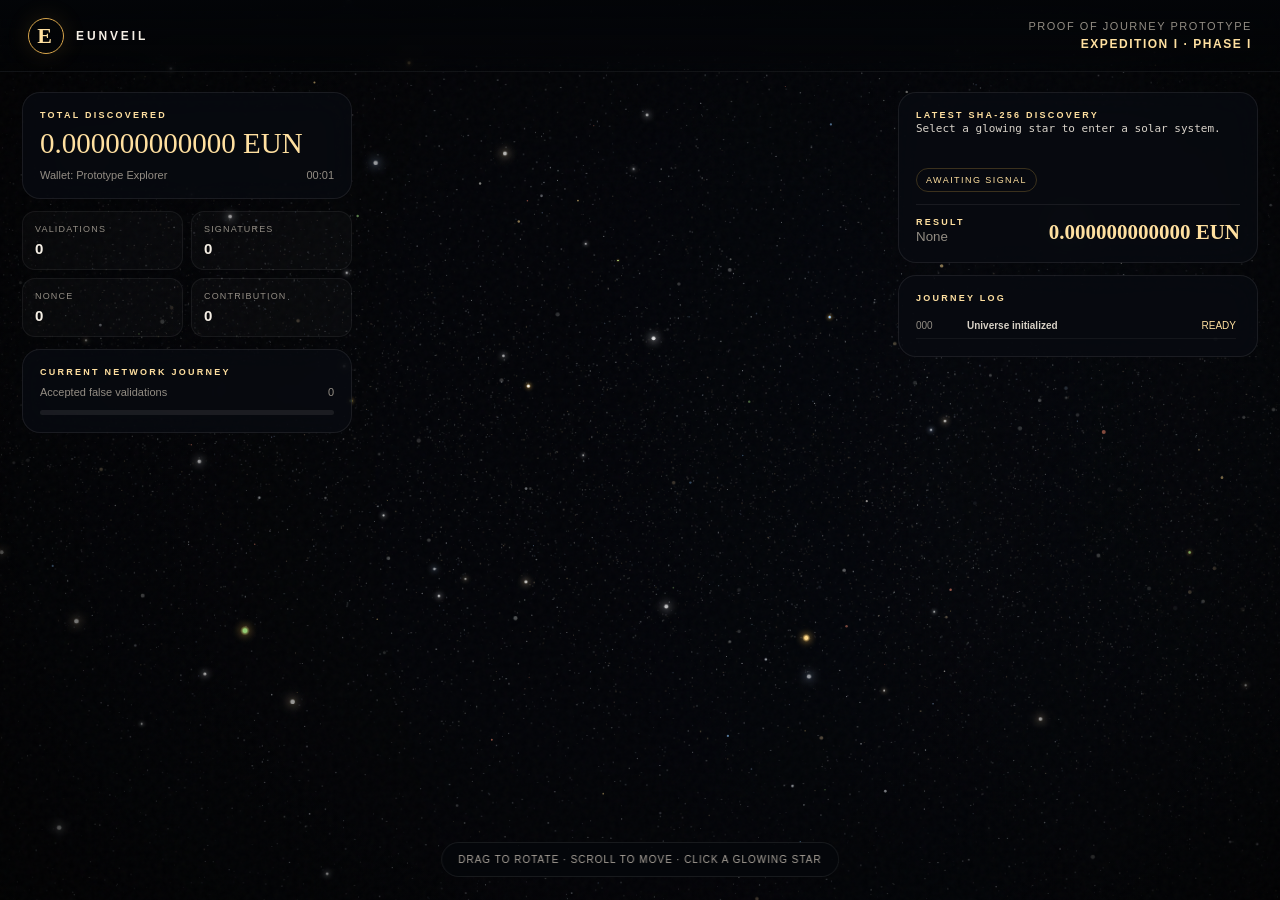
<file: exploration/index.html>
<!DOCTYPE html>
<html lang="en">
<head>
  <meta charset="UTF-8" />
  <meta name="viewport" content="width=device-width, initial-scale=1.0" />
  <meta name="description" content="Eunveil — Proof of Journey interactive universe prototype" />
  <title>Eunveil — Proof of Journey</title>
  <style>
    :root{
      --bg:#030508; --panel:rgba(8,11,17,.78); --gold:#d9a64b; --gold2:#ffe0a0;
      --text:#f5efe5; --muted:#938d84; --line:rgba(216,166,74,.25);
      --green:#72e5a0; --blue:#79b7ff; --red:#ff7f78;
    }
    *{box-sizing:border-box}
    html,body{width:100%;height:100%;margin:0;overflow:hidden;background:var(--bg);color:var(--text);font-family:Inter,Segoe UI,Arial,sans-serif}
    button,input{font:inherit}
    button{color:inherit}
    #universe{position:fixed;inset:0;width:100%;height:100%;cursor:grab;touch-action:none}
    #universe.dragging{cursor:grabbing}
    .vignette,.grain{position:fixed;inset:0;pointer-events:none}
    .vignette{background:radial-gradient(circle at center,transparent 34%,rgba(0,0,0,.36) 72%,rgba(0,0,0,.82) 100%)}
    .grain{opacity:.035;background-image:url("data:image/svg+xml,%3Csvg viewBox='0 0 180 180' xmlns='http://www.w3.org/2000/svg'%3E%3Cfilter id='n'%3E%3CfeTurbulence type='fractalNoise' baseFrequency='.85' numOctaves='4' stitchTiles='stitchTiles'/%3E%3C/filter%3E%3Crect width='100%25' height='100%25' filter='url(%23n)' opacity='.8'/%3E%3C/svg%3E")}
    .topbar{position:fixed;z-index:20;left:0;right:0;top:0;height:72px;display:flex;align-items:center;justify-content:space-between;padding:0 28px;border-bottom:1px solid rgba(255,255,255,.06);background:linear-gradient(to bottom,rgba(3,5,8,.94),rgba(3,5,8,.26));backdrop-filter:blur(15px)}
    .brand{display:flex;align-items:center;gap:12px;letter-spacing:.24em;font-size:12px;font-weight:800}
    .brand-e{width:36px;height:36px;border:1px solid var(--gold);border-radius:50%;display:grid;place-items:center;font-family:Georgia,serif;font-size:22px;color:var(--gold2);box-shadow:0 0 24px rgba(216,166,74,.14)}
    .phase{font-size:11px;color:var(--muted);letter-spacing:.14em;text-align:right}.phase strong{display:block;color:var(--gold2);font-size:12px;margin-top:5px}
    .hud{position:fixed;z-index:20;top:92px;left:22px;width:min(330px,calc(100vw - 44px));display:grid;gap:12px;pointer-events:none}
    .card{border:1px solid rgba(255,255,255,.08);border-radius:18px;background:var(--panel);backdrop-filter:blur(16px);padding:17px}
    .eyebrow{font-size:9px;letter-spacing:.25em;color:var(--gold2);font-weight:800}
    .balance{margin-top:7px;font-family:Georgia,serif;font-size:29px;color:var(--gold2);word-break:break-all}
    .subline{display:flex;justify-content:space-between;gap:15px;margin-top:9px;color:var(--muted);font-size:11px}
    .metric-grid{display:grid;grid-template-columns:1fr 1fr;gap:8px}
    .metric{padding:12px;border:1px solid rgba(255,255,255,.06);border-radius:13px;background:rgba(255,255,255,.025)}
    .metric span{display:block;color:var(--muted);font-size:9px;letter-spacing:.13em}.metric strong{display:block;margin-top:6px;font-size:15px}
    .tide-track{height:5px;margin-top:12px;background:rgba(255,255,255,.08);border-radius:5px;overflow:hidden}.tide-fill{height:100%;width:0;background:linear-gradient(90deg,var(--gold),var(--gold2));transition:width .5s}
    .right-panel{position:fixed;z-index:20;top:92px;right:22px;width:min(360px,calc(100vw - 44px));display:grid;gap:12px;pointer-events:none}
    .hash{font-family:Consolas,monospace;font-size:11px;line-height:1.7;color:#d9d3ca;word-break:break-all;min-height:38px}
    .discovery{display:flex;justify-content:space-between;align-items:end;gap:10px;margin-top:12px;padding-top:12px;border-top:1px solid rgba(255,255,255,.07)}
    .discovery strong{font-family:Georgia,serif;font-size:21px;color:var(--gold2);text-align:right}
    .rarity{display:inline-flex;margin-top:10px;padding:6px 9px;border:1px solid var(--line);border-radius:999px;color:var(--gold2);font-size:9px;letter-spacing:.16em}
    .help{position:fixed;z-index:20;left:50%;bottom:23px;transform:translateX(-50%);padding:11px 16px;border:1px solid rgba(255,255,255,.08);border-radius:999px;background:rgba(5,8,12,.72);backdrop-filter:blur(12px);color:#aaa39a;font-size:10px;letter-spacing:.1em;white-space:nowrap;transition:opacity .4s;pointer-events:none}    .system-name{position:fixed;z-index:20;top:86px;left:50%;transform:translateX(-50%);text-align:center;display:none;pointer-events:none}.system-name.show{display:block}.system-name h2{margin:6px 0 0;font-family:Georgia,serif;font-size:26px;font-weight:500;color:var(--gold2)}
    .journey-flash{position:fixed;z-index:40;inset:0;display:grid;place-items:center;pointer-events:none;opacity:0;background:radial-gradient(circle,rgba(255,216,139,.16),rgba(0,0,0,.8));transition:opacity .35s}
    .journey-flash.show{opacity:1}.journey-flash div{text-align:center}.journey-flash small{letter-spacing:.32em;color:var(--gold2)}.journey-flash h2{font-family:Georgia,serif;font-size:clamp(42px,8vw,90px);font-weight:500;margin:14px 0}.journey-flash p{color:#c7bda9}
    .modal{position:fixed;z-index:50;inset:0;display:none;place-items:center;padding:24px;background:rgba(0,0,0,.84);backdrop-filter:blur(20px)}
    .modal.open{display:grid}
    .decoder-card{width:min(760px,95vw);padding:30px;border:1px solid var(--gold);border-radius:28px;background:radial-gradient(circle at top,rgba(216,166,74,.13),rgba(8,11,17,.98) 62%);box-shadow:0 0 90px rgba(216,166,74,.16)}
    .decoder-head{display:flex;align-items:start;justify-content:space-between;gap:20px}.decoder-head h2{font-family:Georgia,serif;font-size:34px;font-weight:500;margin:8px 0 0}.close{width:38px;height:38px;border-radius:50%;border:1px solid rgba(255,255,255,.12);background:rgba(255,255,255,.04);cursor:pointer}
    .nonce-line{margin-top:8px;color:var(--muted);font-size:12px}
    .hash-reference{margin:22px 0 12px;padding:16px;border:1px solid rgba(255,255,255,.08);border-radius:16px;background:rgba(255,255,255,.025);font-family:Consolas,monospace;font-size:13px;line-height:1.9;word-break:break-all;text-align:center}
    .hash-reference .focus{display:inline-block;padding:2px 5px;border:1px solid var(--gold);border-radius:6px;background:rgba(216,166,74,.15);color:var(--gold2);font-weight:800;box-shadow:0 0 18px rgba(216,166,74,.12)}
    .instruction{text-align:center;color:#c8c0b5;line-height:1.6;margin:0 0 18px}.instruction strong{color:var(--gold2);font-family:Consolas,monospace;letter-spacing:.12em}
    .decoder-stage{min-height:220px;border:1px solid rgba(255,255,255,.07);border-radius:18px;background:rgba(255,255,255,.02);display:grid;place-items:center;padding:20px}
    .choice-row{display:flex;flex-wrap:wrap;justify-content:center;gap:10px}.choice{min-width:54px;height:52px;padding:0 15px;border:1px solid rgba(255,255,255,.13);border-radius:13px;background:rgba(255,255,255,.05);font-family:Consolas,monospace;font-size:18px;cursor:pointer}.choice:hover{border-color:var(--gold)}.choice.used{opacity:.3;pointer-events:none}.choice.active{border-color:var(--green);color:var(--green)}
    .sequence-display{margin-top:18px;min-height:30px;text-align:center;font-family:Consolas,monospace;color:var(--gold2);font-size:20px;letter-spacing:.18em}
    .ring-box{position:relative;width:300px;height:300px;border:1px solid rgba(112,170,218,.16);border-radius:28px;background:radial-gradient(circle at 50% 46%,rgba(30,60,82,.24),rgba(5,10,16,.96) 68%);box-shadow:inset 0 0 42px rgba(0,0,0,.75),0 18px 50px rgba(0,0,0,.28)}.ring-box:before{content:"PLANETARY CIPHER";position:absolute;left:50%;bottom:13px;transform:translateX(-50%);font-size:8px;letter-spacing:.28em;color:rgba(157,211,244,.48);white-space:nowrap}.ring-box:after{content:"";position:absolute;left:50%;top:18px;width:1px;height:19px;background:#d8f6ff;box-shadow:0 0 10px rgba(134,220,255,.9);transform:translateX(-50%);pointer-events:none}.ring{--rotation:0deg;position:absolute;border-radius:50%;cursor:pointer;transition:transform .2s ease,border-color .2s,box-shadow .2s;background:radial-gradient(circle,transparent 55%,rgba(21,43,58,.6) 56%,rgba(7,14,21,.92) 72%);border:2px solid rgba(91,151,190,.52);box-shadow:inset 0 0 14px rgba(93,178,225,.08),0 0 12px rgba(0,0,0,.55);transform:rotate(var(--rotation));padding:0}.ring:hover{border-color:#a8e4ff;box-shadow:inset 0 0 18px rgba(112,206,255,.14),0 0 18px rgba(76,175,225,.18)}.ring.one{inset:18px}.ring.two{inset:57px;border-color:rgba(92,186,220,.54)}.ring.three{inset:96px;border-color:rgba(96,197,191,.52)}.ring.four{inset:135px;border-color:rgba(176,211,226,.5);background:#071018}.ring span{position:absolute;left:50%;top:-14px;min-width:34px;height:30px;padding:0 8px;display:grid;place-items:center;transform:translateX(-50%) rotate(calc(-1 * var(--rotation)));transition:transform .2s ease;background:#06131c;border:1px solid rgba(158,224,255,.7);border-radius:8px;color:#d9f6ff;font-family:Consolas,monospace;font-size:18px;font-weight:800;text-shadow:0 0 10px rgba(124,218,255,.8);box-shadow:0 0 16px rgba(64,174,224,.18),inset 0 0 10px rgba(86,188,231,.08)}.ring.four span{top:-15px}.ring:active span{color:#fff;box-shadow:0 0 22px rgba(110,220,255,.35)}
    .crater-grid,.terminal-grid{display:grid;grid-template-columns:repeat(4,58px);gap:11px}.crater,.terminal{width:58px;height:58px;border:1px solid rgba(255,255,255,.13);border-radius:50%;background:radial-gradient(circle at 35% 35%,rgba(255,255,255,.12),rgba(255,255,255,.02) 43%,rgba(0,0,0,.22) 44%),#25282f;cursor:pointer;font-family:Consolas,monospace}.terminal{border-radius:12px;background:rgba(121,183,255,.08)}.crater.active,.terminal.active{border-color:var(--green);color:var(--green);box-shadow:0 0 16px rgba(114,229,160,.16)}
    .tuner{width:min(480px,82vw);display:grid;gap:16px}.frequency{text-align:center;font-family:Consolas,monospace;font-size:34px;color:var(--gold2)}.tuner input{width:100%}.primary{border:1px solid var(--gold2);border-radius:999px;padding:14px 23px;background:linear-gradient(135deg,#a87228,#efc36d);color:#090704;font-weight:850;cursor:pointer}
    .decoder-status{min-height:24px;margin-top:16px;text-align:center;color:var(--muted);font-size:12px}
    .signature-card{width:min(680px,94vw);text-align:center;padding:48px 30px;border:1px solid var(--gold);border-radius:28px;background:radial-gradient(circle at top,rgba(216,166,74,.14),rgba(8,11,17,.96) 62%);box-shadow:0 0 90px rgba(216,166,74,.18)}
    .sig-emblem{width:116px;height:116px;margin:auto;border:1px solid var(--gold);border-radius:50%;display:grid;place-items:center;font-family:Georgia,serif;font-size:72px;color:var(--gold2)}
    .signature-card h2{font-family:Georgia,serif;font-size:clamp(42px,7vw,76px);font-weight:500;margin:24px 0 10px}.signature-card p{color:#b8b0a5;line-height:1.7}.sig-reward{font-size:32px;color:var(--gold2);margin:18px}
    .log{max-height:125px;overflow:auto;margin-top:10px;padding-right:4px}
    .galaxy-return{
      position:fixed;z-index:30;top:18px;left:176px;height:36px;padding:0 15px;
      display:flex;align-items:center;gap:8px;border:1px solid rgba(255,255,255,.12);
      border-radius:999px;background:rgba(5,8,12,.72);backdrop-filter:blur(12px);
      color:#c9c2b7;font-size:9px;font-weight:800;letter-spacing:.16em;
      cursor:pointer;opacity:0;visibility:hidden;transform:translateY(-6px);
      transition:opacity .3s ease,transform .3s ease,border-color .25s ease,color .25s ease;
    }
    .galaxy-return.show{opacity:1;visibility:visible;transform:translateY(0)}
    .galaxy-return:hover{border-color:rgba(255,224,160,.55);color:var(--gold2)}
    .galaxy-return:disabled{pointer-events:none;opacity:.35}
    .galaxy-return .arrow{font-size:15px;line-height:1;font-weight:400;letter-spacing:0}
    .hud,.right-panel,.help,.system-name{transition:opacity .38s ease,transform .38s ease}
    body.system-traveling .hud,body.system-traveling .right-panel{opacity:.32}
    body.system-traveling .help{opacity:0!important}
    body.system-traveling .system-name{opacity:0}
    body.system-arrived .hud,body.system-arrived .right-panel{opacity:1}.log-row{display:grid;grid-template-columns:42px 1fr auto;gap:9px;padding:7px 0;border-bottom:1px solid rgba(255,255,255,.05);font-size:10px}.log-row span{color:var(--muted)}.log-row b{color:#d8d1c6}.log-row em{font-style:normal;color:var(--gold2)}

    .expedition-panel{position:fixed;z-index:32;left:50%;bottom:26px;transform:translateX(-50%);display:none;min-width:min(560px,calc(100vw - 32px));padding:14px 16px;border:1px solid rgba(255,224,160,.28);border-radius:18px;background:rgba(5,8,12,.88);backdrop-filter:blur(16px);box-shadow:0 18px 60px rgba(0,0,0,.35)}
    .expedition-panel.show{display:block}.expedition-row{display:flex;align-items:center;justify-content:space-between;gap:14px}.expedition-copy{min-width:0}.expedition-title{font-family:Georgia,serif;font-size:19px;color:var(--gold2);margin-top:4px}.expedition-text{font-size:11px;color:#aaa39a;margin-top:5px;line-height:1.45}.expedition-action{flex:0 0 auto;border:1px solid var(--gold2);border-radius:999px;padding:11px 18px;background:linear-gradient(135deg,#a87228,#efc36d);color:#090704;font-weight:850;cursor:pointer}.expedition-action:disabled{filter:grayscale(1);opacity:.45;cursor:default}
    .scan-ring{position:fixed;z-index:31;pointer-events:none;width:70px;height:70px;border:1px solid rgba(121,183,255,.8);border-radius:50%;opacity:0;transform:translate(-50%,-50%) scale(.5)}.scan-ring.active{animation:scanPulse 1.05s ease-out forwards}@keyframes scanPulse{0%{opacity:0;transform:translate(-50%,-50%) scale(.45)}18%{opacity:1}100%{opacity:0;transform:translate(-50%,-50%) scale(2.2)}}
    .surface-hud{position:fixed;z-index:34;inset:0;display:none;pointer-events:none}.surface-hud.show{display:block}.surface-top{position:absolute;top:88px;left:50%;transform:translateX(-50%);text-align:center;text-shadow:0 2px 12px #000}.surface-objective{font-family:Georgia,serif;font-size:24px;color:var(--gold2);margin-top:5px}.surface-distance{margin-top:7px;font-size:11px;letter-spacing:.15em;color:#d6d0c6}.surface-compass{position:absolute;left:50%;bottom:28px;transform:translateX(-50%);padding:11px 18px;border:1px solid rgba(255,255,255,.1);border-radius:999px;background:rgba(4,7,10,.7);font-size:10px;letter-spacing:.13em;color:#c9c2b7}.surface-prompt{position:absolute;left:50%;top:58%;transform:translate(-50%,-50%);padding:12px 18px;border:1px solid var(--gold);border-radius:12px;background:rgba(3,5,8,.85);color:var(--gold2);font-weight:800;opacity:0;transition:opacity .2s}.surface-prompt.show{opacity:1}.surface-reticle{position:absolute;left:50%;top:50%;width:16px;height:16px;transform:translate(-50%,-50%)}.surface-reticle:before,.surface-reticle:after{content:"";position:absolute;background:rgba(255,255,255,.7)}.surface-reticle:before{left:7px;top:0;width:1px;height:16px}.surface-reticle:after{top:7px;left:0;height:1px;width:16px}.surface-top{padding:14px 22px;border-radius:18px;background:linear-gradient(180deg,rgba(3,6,10,.58),rgba(3,6,10,0));backdrop-filter:blur(2px)}.surface-prompt{box-shadow:0 0 30px rgba(226,174,83,.16),inset 0 0 18px rgba(226,174,83,.05)}
    body.surface-mode .hud,body.surface-mode .right-panel,body.surface-mode .system-name,body.surface-mode .galaxy-return,body.surface-mode .help,body.surface-mode .expedition-panel{display:none!important}
    @media(max-width:850px){.galaxy-return{left:64px;top:18px;padding:0 12px}.galaxy-return .label{display:none}.right-panel{top:auto;bottom:72px;right:12px;width:calc(100vw - 24px)}.right-panel .log-card{display:none}.hud{top:82px;left:12px;width:270px}.card{padding:13px}.balance{font-size:23px}.help{bottom:18px}.topbar{padding:0 14px}.phase{display:none}.system-name{top:76px}}
    @media(max-width:560px){.hud{width:calc(100vw - 24px)}.metric-grid{grid-template-columns:repeat(4,1fr)}.metric{padding:8px}.metric strong{font-size:12px}.right-panel{bottom:62px}.hash-card{padding:12px}.discovery strong{font-size:17px}.help{font-size:8px;padding:9px 12px}.decoder-card{padding:22px 14px}.crater-grid,.terminal-grid{grid-template-columns:repeat(4,48px);gap:8px}.crater,.terminal{width:48px;height:48px}}
  </style>
</head>
<body>
  <canvas id="universe"></canvas>
  <div class="vignette"></div><div class="grain"></div>
  <header class="topbar">
    <div class="brand"><span class="brand-e">E</span><span>EUNVEIL</span></div>
    <div class="phase">PROOF OF JOURNEY PROTOTYPE<strong>EXPEDITION I · PHASE I</strong></div>
  </header>
  <button class="galaxy-return" id="galaxyReturnBtn" type="button" aria-label="Return to galaxy">
    <span class="arrow">←</span><span class="label">RETURN TO GALAXY</span>
  </button>

  <section class="hud">
    <div class="card">
      <div class="eyebrow">TOTAL DISCOVERED</div>
      <div class="balance" id="balance">0.000000000000 EUN</div>
      <div class="subline"><span>Wallet: Prototype Explorer</span><span id="sessionTime">00:00</span></div>
    </div>
    <div class="metric-grid">
      <div class="metric"><span>VALIDATIONS</span><strong id="validations">0</strong></div>
      <div class="metric"><span>SIGNATURES</span><strong id="signatures">0</strong></div>
      <div class="metric"><span>NONCE</span><strong id="nonceCount">0</strong></div>
      <div class="metric"><span>CONTRIBUTION</span><strong id="contribution">0</strong></div>
    </div>
    <div class="card">
      <div class="eyebrow">CURRENT NETWORK JOURNEY</div>
      <div class="subline"><span>Accepted false validations</span><span id="contributionLabel">0</span></div>
      <div class="tide-track"><div class="tide-fill" id="tideFill"></div></div>
    </div>
  </section>

  <section class="right-panel">
    <div class="card hash-card">
      <div class="eyebrow">LATEST SHA-256 DISCOVERY</div>
      <div class="hash" id="hash">Select a glowing star to enter a solar system.</div>
      <span class="rarity" id="rarity">AWAITING SIGNAL</span>
      <div class="discovery">
        <div><div class="eyebrow">RESULT</div><small id="depositType" style="color:var(--muted)">None</small></div>
        <strong id="reward">0.000000000000 EUN</strong>
      </div>
    </div>
    <div class="card log-card">
      <div class="eyebrow">JOURNEY LOG</div>
      <div class="log" id="log"><div class="log-row"><span>000</span><b>Universe initialized</b><em>READY</em></div></div>
    </div>
  </section>

  <div class="system-name" id="systemName"><div class="eyebrow">ACTIVE SOLAR SYSTEM</div><h2 id="systemTitle">E-0000</h2></div>
  <div class="help" id="help">DRAG TO ROTATE · SCROLL TO MOVE · CLICK A GLOWING STAR</div>
  <div class="scan-ring" id="scanRing"></div>
  <section class="expedition-panel" id="expeditionPanel">
    <div class="expedition-row">
      <div class="expedition-copy"><div class="eyebrow" id="expeditionEyebrow">SYSTEM SURVEY</div><div class="expedition-title" id="expeditionTitle">Scan the system</div><div class="expedition-text" id="expeditionText">Inspect every orbiting object to locate the hidden signal.</div></div>
      <button class="expedition-action" id="expeditionAction" type="button">BEGIN SCAN</button>
    </div>
  </section>
  <section class="surface-hud" id="surfaceHud">
    <div class="surface-top"><div class="eyebrow">PLANETARY EXPEDITION</div><div class="surface-objective" id="surfaceObjective">Locate the signal source</div><div class="surface-distance" id="surfaceDistance">SIGNAL 000 M</div></div>
    <div class="surface-reticle"></div><div class="surface-prompt" id="surfacePrompt">HOLD E TO EXTRACT</div>
    <div class="surface-compass" id="surfaceCompass">WASD TO MOVE · DRAG IN ANY DIRECTION TO LOOK · E TO INTERACT</div>
  </section>

  <div class="journey-flash" id="flash"><div><small id="flashSmall">HASH VALIDATED</small><h2 id="flashTitle">FALSE TARGET</h2><p id="flashReward">Contribution +1</p></div></div>

  <div class="modal" id="decoderModal">
    <div class="decoder-card">
      <div class="decoder-head">
        <div><div class="eyebrow" id="decoderType">HASH DECODER</div><h2 id="decoderTitle">Validate Nonce</h2><div class="nonce-line" id="nonceLine">Nonce 1</div></div>
        <button class="close" id="closeDecoder" type="button">×</button>
      </div>
      <div class="hash-reference" id="hashReference"></div>
      <p class="instruction" id="instruction"></p>
      <div class="decoder-stage" id="decoderStage"></div>
      <div class="decoder-status" id="decoderStatus">Complete the decoder to validate this hash.</div>
    </div>
  </div>

  <div class="modal" id="signatureModal">
    <div class="signature-card">
      <div class="sig-emblem">E</div>
      <div class="eyebrow" style="margin-top:24px">THE TARGET HAS BEEN FOUND</div>
      <h2>Signature Discovered</h2>
      <p>Your decoded nonce produced a SHA-256 value beneath the current target.</p>
      <div class="sig-reward" id="signatureReward">+10.00000000 EUN</div>
      <p id="signatureContribution">Your contribution has been recorded.</p>
      <button class="primary" id="continueBtn" type="button">Continue Exploring</button>
    </div>
  </div>

  <div class="modal" id="completionModal">
    <div class="signature-card">
      <div class="sig-emblem">✓</div>
      <div class="eyebrow" style="margin-top:24px">SOLAR SYSTEM COMPLETE</div>
      <h2 id="completedSystemTitle">System Explored</h2>
      <p>Every object in this solar system has been decoded.</p>
      <div class="sig-reward">10 / 10 OBJECTS</div>
      <button class="primary" id="returnGalaxyBtn" type="button">Return to Galaxy</button>
    </div>
  </div>

<script>
(() => {
  const canvas=document.getElementById('universe');
  const ctx=canvas.getContext('2d',{alpha:false});
  const DPR=Math.min(devicePixelRatio||1,2);
  const $=id=>document.getElementById(id);
  const clamp=(n,a,b)=>Math.max(a,Math.min(b,n));
  const smoothstep=(a,b,n)=>{const t=clamp((n-a)/(b-a),0,1);return t*t*(3-2*t)};
  const easeInOutCubic=t=>t<.5?4*t*t*t:1-Math.pow(-2*t+2,3)/2;
  const easeInCubic=t=>t*t*t;
  const easeOutCubic=t=>1-Math.pow(1-t,3);
  const easeInOutQuint=t=>t<.5?16*t*t*t*t*t:1-Math.pow(-2*t+2,5)/2;
  const easeOutBackSoft=t=>{const c1=.72,c3=c1+1;return 1+c3*Math.pow(t-1,3)+c1*Math.pow(t-1,2)};
  const lerp=(a,b,t)=>a+(b-a)*t;
  const fmt=n=>n.toFixed(12);
  const pad=n=>String(n).padStart(3,'0');

  let width=0,height=0,stars=[],particles=[],systemObjects=[];
  let yaw=0,pitch=0,zoom=760,targetYaw=0,targetPitch=0,targetZoom=760;
  const DEFAULT_SYSTEM_YAW=0;
  const DEFAULT_SYSTEM_PITCH=.58;
  const DEFAULT_SYSTEM_ZOOM=1.5;
  let systemYaw=DEFAULT_SYSTEM_YAW,systemPitch=DEFAULT_SYSTEM_PITCH,systemZoom=DEFAULT_SYSTEM_ZOOM,
      targetSystemYaw=DEFAULT_SYSTEM_YAW,targetSystemPitch=DEFAULT_SYSTEM_PITCH,targetSystemZoom=DEFAULT_SYSTEM_ZOOM;
  let dragging=false,lastX=0,lastY=0,moved=false,locked=false,mode='universe';
  let selectedStar=null,currentObject=null,currentHash='',currentSegment='',segmentStart=0;
  let pendingSystemCompletion=false;
  let expeditionState='idle',signalObject=null,scanIndex=0,scanTimer=null;
  let surface={x:0,z:0,yaw:0,targetYaw:0,pitch:0,targetPitch:0,moveX:0,moveZ:0,artifactX:85,artifactZ:120,shipX:0,shipZ:0,artifactCollected:false,keys:new Set(),lastTime:0,bob:0,bobAmount:0,rocks:[]};
  let systemTransition=null;
  let arrivalAnimation=null;
  let systemReveal=1;
  let nonce=0,validations=0,signatures=0,contribution=0,balance=0,logCount=0;
  let sessionStart=Date.now();
  const palette=['#ffd98b','#8fc5ff','#ff8f72','#b8ff91','#f4f0e8'];
  const TARGET_ODDS=28;

  const MW_PAN_W=3072;
  const MW_PAN_H=1536;
  const milkyWayPanorama=document.createElement('canvas');
  milkyWayPanorama.width=MW_PAN_W;
  milkyWayPanorama.height=MW_PAN_H;
  const mwctx=milkyWayPanorama.getContext('2d',{alpha:false});

  function mwMulberry32(seed) {
    return function() {
      let t = seed += 0x6D2B79F5;
      t = Math.imul(t ^ t >>> 15, t | 1);
      t ^= t + Math.imul(t ^ t >>> 7, t | 61);
      return ((t ^ t >>> 14) >>> 0) / 4294967296;
    };
  }

  const mwRand = mwMulberry32(947351);

  function mwGaussian() {
    let u = 0, v = 0;
    while (u === 0) u = mwRand();
    while (v === 0) v = mwRand();
    return Math.sqrt(-2 * Math.log(u)) * Math.cos(2 * Math.PI * v);
  }

  function mwWrapX(x) {
    x %= MW_PAN_W;
    return x < 0 ? x + MW_PAN_W : x;
  }

  function mwBandCenter(x) {
    const t = x / MW_PAN_W * Math.PI * 2;
    return MW_PAN_H * (
      0.52
      + Math.sin(t * 0.78 - 0.85) * 0.105
      + Math.sin(t * 1.85 + 0.75) * 0.025
    );
  }

  function buildMilkyWayPanorama() {
    mwctx.fillStyle = '#020307';
    mwctx.fillRect(0, 0, MW_PAN_W, MW_PAN_H);

    // Very subtle cool-black depth.
    const bg = mwctx.createRadialGradient(
      MW_PAN_W * 0.48, MW_PAN_H * 0.47, 30,
      MW_PAN_W * 0.48, MW_PAN_H * 0.47, MW_PAN_W * 0.65
    );
    bg.addColorStop(0, 'rgba(9,14,24,.62)');
    bg.addColorStop(0.45, 'rgba(4,7,13,.35)');
    bg.addColorStop(1, 'rgba(0,0,0,0)');
    mwctx.fillStyle = bg;
    mwctx.fillRect(0, 0, MW_PAN_W, MW_PAN_H);

    // Deep background stars.
    for (let i = 0; i < 15000; i++) {
      const x = mwRand() * MW_PAN_W;
      const y = mwRand() * MW_PAN_H;
      const sizeRoll = mwRand();
      const r = sizeRoll > 0.997 ? 1.45 : sizeRoll > 0.97 ? 0.8 : 0.28 + mwRand() * 0.42;
      const alpha = 0.13 + mwRand() * 0.56;

      const tone = mwRand();
      let color = `rgba(232,237,244,${alpha})`;
      if (tone > 0.985) color = `rgba(255,225,174,${alpha * 0.95})`;
      else if (tone > 0.965) color = `rgba(175,207,255,${alpha * 0.92})`;

      mwctx.fillStyle = color;
      mwctx.beginPath();
      mwctx.arc(x, y, r, 0, Math.PI * 2);
      mwctx.fill();
    }

    // Dense galactic star band.
    mwctx.save();
    mwctx.globalCompositeOperation = 'screen';
    for (let i = 0; i < 24000; i++) {
      let x = mwRand() * MW_PAN_W;
      const center = mwBandCenter(x);

      const coreDistance = Math.min(
        Math.abs(x - MW_PAN_W * 0.56),
        Math.abs(x - MW_PAN_W * 0.56 + MW_PAN_W),
        Math.abs(x - MW_PAN_W * 0.56 - MW_PAN_W)
      );
      const core = Math.exp(-Math.pow(coreDistance / (MW_PAN_W * 0.24), 2));

      const spread = MW_PAN_H * (0.060 + mwRand() * 0.095 + core * 0.012);
      const y = center + mwGaussian() * spread;

      const brightness = 0.07 + mwRand() * (0.30 + core * 0.10);
      const sizeRoll = mwRand();
      const r = sizeRoll > 0.995 ? 1.35 + mwRand() * 1.1 : 0.22 + mwRand() * 0.55;

      const tone = mwRand();
      let color;
      if (tone < 0.19 + core * 0.28) {
        color = `rgba(255,220,166,${brightness})`;
      } else if (tone < 0.33) {
        color = `rgba(176,204,244,${brightness * 0.92})`;
      } else {
        color = `rgba(240,242,238,${brightness})`;
      }

      mwctx.fillStyle = color;
      mwctx.beginPath();
      mwctx.arc(x, y, r, 0, Math.PI * 2);
      mwctx.fill();
    }
    mwctx.restore();

    // Smooth, distant central glow — stretched horizontally with no tiled blobs.
    mwctx.save();
    mwctx.globalCompositeOperation = 'screen';
    const coreX = MW_PAN_W * 0.56;
    const coreY = mwBandCenter(coreX);

    mwctx.translate(coreX, coreY);
    mwctx.scale(2.9, 0.78);

    const coreGlow = mwctx.createRadialGradient(0, 0, 0, 0, 0, MW_PAN_H * 0.17);
    coreGlow.addColorStop(0, 'rgba(255,218,168,.070)');
    coreGlow.addColorStop(0.24, 'rgba(214,157,111,.050)');
    coreGlow.addColorStop(0.56, 'rgba(145,116,95,.022)');
    coreGlow.addColorStop(1, 'rgba(0,0,0,0)');

    mwctx.fillStyle = coreGlow;
    mwctx.beginPath();
    mwctx.arc(0, 0, MW_PAN_H * 0.17, 0, Math.PI * 2);
    mwctx.fill();
    mwctx.restore();

    // Dark dust lanes crossing the galaxy.
    mwctx.save();
    mwctx.globalCompositeOperation = 'source-over';
    for (let i = 0; i < 2200; i++) {
      const x = mwRand() * MW_PAN_W;
      const center = mwBandCenter(x);
      const laneWave =
        Math.sin(x / MW_PAN_W * Math.PI * 6.2 + 0.8) * MW_PAN_H * 0.017 +
        Math.sin(x / MW_PAN_W * Math.PI * 14.4 - 0.2) * MW_PAN_H * 0.006;

      const laneBias = mwRand() < 0.58 ? -0.018 : 0.016;
      const y = center + laneWave + MW_PAN_H * laneBias + mwGaussian() * MW_PAN_H * 0.023;

      const rx = 7 + mwRand() * 35;
      const ry = 3 + mwRand() * 14;
      const alpha = 0.018 + mwRand() * 0.055;

      const dust = mwctx.createRadialGradient(x, y, 0, x, y, rx);
      dust.addColorStop(0, `rgba(0,0,0,${alpha})`);
      dust.addColorStop(0.65, `rgba(1,2,4,${alpha * 0.72})`);
      dust.addColorStop(1, 'rgba(0,0,0,0)');

      mwctx.fillStyle = dust;
      mwctx.beginPath();
      mwctx.ellipse(x, y, rx, ry, mwRand() * Math.PI, 0, Math.PI * 2);
      mwctx.fill();
    }
    mwctx.restore();


    // Medium foreground stars (sharp, subtle glow)
    mwctx.save();
    mwctx.globalCompositeOperation='screen';
    for(let i=0;i<140;i++){
      const x=mwRand()*MW_PAN_W;
      const y=mwRand()*MW_PAN_H;
      const r=0.8+mwRand()*1.8;
      const alpha=0.55+mwRand()*0.35;

      const tone=mwRand();
      let rgb=[245,246,248];
      if(tone<0.22) rgb=[255,224,176];
      else if(tone<0.38) rgb=[185,214,255];

      const glow=mwctx.createRadialGradient(x,y,0,x,y,r*7);
      glow.addColorStop(0,`rgba(${rgb[0]},${rgb[1]},${rgb[2]},${alpha*0.45})`);
      glow.addColorStop(0.25,`rgba(${rgb[0]},${rgb[1]},${rgb[2]},${alpha*0.18})`);
      glow.addColorStop(1,'rgba(0,0,0,0)');
      mwctx.fillStyle=glow;
      mwctx.beginPath();
      mwctx.arc(x,y,r*7,0,Math.PI*2);
      mwctx.fill();

      mwctx.fillStyle=`rgba(255,255,255,${alpha})`;
      mwctx.beginPath();
      mwctx.arc(x,y,r,0,Math.PI*2);
      mwctx.fill();
    }
    mwctx.restore();

    // Soft vignette baked into the panorama.
    const vignette = mwctx.createRadialGradient(
      MW_PAN_W * 0.5, MW_PAN_H * 0.5, MW_PAN_H * 0.18,
      MW_PAN_W * 0.5, MW_PAN_H * 0.5, MW_PAN_W * 0.68
    );
    vignette.addColorStop(0, 'rgba(0,0,0,0)');
    vignette.addColorStop(0.72, 'rgba(0,0,0,.08)');
    vignette.addColorStop(1, 'rgba(0,0,0,.52)');
    mwctx.fillStyle = vignette;
    mwctx.fillRect(0, 0, MW_PAN_W, MW_PAN_H);
  }



  function drawMilkyWayBackground(alpha=1){
    const sourceH=clamp(MW_PAN_H*.66,700,MW_PAN_H);
    const aspect=width/Math.max(1,height);
    const sourceW=Math.min(MW_PAN_W,sourceH*aspect);

    // The Milky Way moves more slowly than the existing foreground stars.
    // Full 360-degree sky tied to the same camera as the foreground stars.
    const skyYaw=.12+yaw/(Math.PI*2);
    const skyPitch=clamp(.5+pitch/Math.PI*.44,.16,.84);
    let sourceX=skyYaw*MW_PAN_W-sourceW*.5;
    const sourceY=clamp(skyPitch*MW_PAN_H-sourceH*.5,0,MW_PAN_H-sourceH);

    let sx=mwWrapX(sourceX);
    let remaining=sourceW;
    let destX=0;

    ctx.save();
    ctx.globalAlpha=alpha;

    while(remaining>0){
      const chunk=Math.min(remaining,MW_PAN_W-sx);
      const destW=width*(chunk/sourceW);
      ctx.drawImage(
        milkyWayPanorama,
        sx,sourceY,chunk,sourceH,
        destX,0,destW+1,height
      );
      remaining-=chunk;
      destX+=destW;
      sx=0;
    }

    ctx.restore();
  }


  function resize(){
    width=innerWidth;height=innerHeight;
    canvas.width=width*DPR;canvas.height=height*DPR;
    canvas.style.width=width+'px';canvas.style.height=height+'px';
    ctx.setTransform(DPR,0,0,DPR,0,0);
    if(!stars.length)buildUniverse();
  }

  function buildUniverse(){
    stars=[];

    const count=width<600?150:260;

    // Fixed stars placed on the inside of a huge celestial sphere.
    // Their apparent sizes stay close to the approved shallow-dome version.
    for(let i=0;i<count;i++){
      const theta=Math.random()*Math.PI*2;
      const yNorm=Math.random()*1.70-.85;
      const phi=Math.asin(clamp(yNorm,-.98,.98));
      const radius=1450+Math.random()*900;

      stars.push({
        id:i+1,
        theta,
        phi,
        radius,
        size:.55+Math.random()*1.75,
        color:palette[Math.floor(Math.random()*palette.length)],
        pulse:Math.random()*6.28,
        clickable:Math.random()>.80,
        sx:0,sy:0,depth:0,visible:false
      });
    }

    // Guaranteed stronger destinations, distributed around the full sky.
    const anchors=[
      [-2.55,-.32],[-1.95,.16],[-1.38,-.42],[-.82,.34],
      [-.28,-.12],[.34,.42],[.88,-.36],[1.42,.18],
      [1.96,-.08],[2.48,.38],[2.92,-.28],[-3.02,.22]
    ];

    anchors.forEach((point,i)=>{
      stars.push({
        id:stars.length+1,
        theta:point[0]+(Math.random()-.5)*.12,
        phi:point[1]+(Math.random()-.5)*.09,
        radius:1500+Math.random()*650,
        size:1.35+Math.random()*2.25,
        color:palette[i%palette.length],
        pulse:Math.random()*6.28,
        clickable:true,
        sx:0,sy:0,depth:0,visible:false
      });
    });
  }

  function buildSolarSystem(){
    const orbitTypes=['planet','moon','satellite','station'];
    const types=[...orbitTypes];
    while(types.length<9)types.push(orbitTypes[Math.floor(Math.random()*orbitTypes.length)]);
    for(let i=types.length-1;i>0;i--){const j=Math.floor(Math.random()*(i+1));[types[i],types[j]]=[types[j],types[i]]}

    const pick=a=>a[Math.floor(Math.random()*a.length)];
    const rand=(a,b)=>a+Math.random()*(b-a);
    const chance=n=>Math.random()<n;

    const starStyles=[
      {color:'#ffd77a',core:'#fff6cf',mid:'#f0b94f',edge:'#7a2d0c',name:'Yellow Star'},
      {color:'#ffad6a',core:'#fff0d1',mid:'#e87b35',edge:'#5d1708',name:'Orange Star'},
      {color:'#d9ecff',core:'#ffffff',mid:'#9ccfff',edge:'#264b8d',name:'Blue-White Star'},
      {color:'#ff8c78',core:'#ffe8df',mid:'#d44a39',edge:'#4f0d0a',name:'Red Star'},
      {color:'#fff0b8',core:'#fffef2',mid:'#e9d083',edge:'#7b5b18',name:'White-Gold Star'}
    ];
    const starStyle=pick(starStyles);

    systemObjects=[{
      id:0,type:'star',label:'Star',angle:0,ring:0,size:rand(31,39),color:starStyle.color,
      sx:0,sy:0,pulse:0,decoded:false,scanned:true,hasSignal:false,
      visual:{...starStyle,spots:Math.floor(rand(14,30)),corona:rand(.8,1.25)}
    }];

    const planetWorlds=[
      {
        kind:'rocky',
        palettes:[
          ['#b88a62','#75533c','#2a1d17','#d7b08b','#a56f4c'],
          ['#8d796d','#5b4a43','#211a18','#b9a49a','#766257'],
          ['#a68a67','#6d573d','#2a2119','#d4bd94','#8e6a42']
        ]
      },
      {
        kind:'ocean',
        palettes:[
          ['#4ba0c7','#185a88','#061725','#c8f3ff','#7fcad9'],
          ['#3b7fb5','#163d74','#071221','#d8f7ff','#5fb3cf']
        ]
      },
      {
        kind:'gas',
        palettes:[
          ['#d6a16b','#9d6641','#40271b','#f4d6aa','#ba7d55'],
          ['#c9b08c','#8f795d','#332a22','#efe3c8','#aa9573'],
          ['#d98a73','#995044','#341a1a','#f6c7bb','#b96559']
        ]
      },
      {
        kind:'frozen',
        palettes:[
          ['#bddfe8','#6f9fb7','#183746','#ecfbff','#91c7d6'],
          ['#d9e5f0','#8ca6bd','#273747','#ffffff','#a9c2d8']
        ]
      },
      {
        kind:'volcanic',
        palettes:[
          ['#4b2118','#1e0b08','#080302','#ff9a43','#a73b1c'],
          ['#5d2c22','#24100c','#090403','#ffb04f','#c84b22']
        ]
      },
      {
        kind:'desert',
        palettes:[
          ['#d3a15f','#9b683b','#3c2515','#f0cf93','#b87d45'],
          ['#c58d4f','#8f5d32','#352112','#e7b876','#a96f3c']
        ]
      }
    ];

    const moonPalettes=[
      ['#d6d3cc','#9a9892','#45484e','#f0eee8'],
      ['#a8a39c','#6f6b66','#2d2d30','#c8c2b8'],
      ['#c3c8cd','#7f878e','#30383f','#e3e7e9'],
      ['#9b8f83','#655b52','#2d2722','#bbb0a5']
    ];

    const satelliteMetals=[
      ['#d6dde2','#7b858e','#242b31','#234c77','#07131f'],
      ['#c9c3b5','#777064','#26231f','#5a3d71','#160e20'],
      ['#d5d8d3','#7c817b','#252a26','#365f50','#0b1a15'],
      ['#c7ced4','#717982','#20262b','#6a4d2e','#1b120b']
    ];

    const stationMetals=[
      ['#d6dde2','#7c858c','#252c32','#79b7ff'],
      ['#d7cfc0','#7f7668','#2b2721','#e2b56b'],
      ['#ccd4cf','#758078','#252c28','#72e5a0']
    ];

    types.forEach((type,i)=>{
      const ring=1+Math.floor(i/3),slot=i%3;
      const angle=(slot/3)*Math.PI*2+ring*.52+(Math.random()-.5)*.24;
      const meta={planet:['Planet','#79b7ff',20],moon:['Moon','#e5e1da',13],satellite:['Satellite','#72e5a0',12],station:['Space Station','#d9a64b',17]}[type];

      let visual={};

      if(type==='planet'){
        const world=pick(planetWorlds);
        const palette=pick(world.palettes);
        visual={
          kind:world.kind,
          surface:palette[0],
          mid:palette[1],
          shadow:palette[2],
          highlight:palette[3],
          accent:palette[4],
          atmosphere:pick(['rgba(142,205,255,.34)','rgba(255,205,150,.25)','rgba(188,239,255,.27)','rgba(210,180,255,.2)','rgba(255,140,96,.22)']),
          hasRings:chance(world.kind==='gas'?.72:.22),
          ringTilt:rand(-.36,.36),
          ringWidth:rand(.06,.16),
          clouds:chance(world.kind==='ocean'||world.kind==='gas'?.82:.38),
          cloudCount:Math.floor(rand(3,8)),
          stripes:chance(world.kind==='gas'?.9:.25),
          continents:chance(world.kind==='ocean'?.88:world.kind==='rocky'||world.kind==='desert'?.52:.12),
          storms:chance(world.kind==='gas'?.55:.18),
          iceCaps:chance(world.kind==='frozen'?.9:.25),
          lavaVeins:chance(world.kind==='volcanic'?.95:.04),
          orbitSpeed:rand(.000018,.00003)*(chance(.5)?1:-1),
          textureSpeed:rand(.000018,.000032)*(chance(.5)?1:-1),
          cloudSpeed:rand(.000027,.000045)*(chance(.5)?1:-1),
          stormSpeed:rand(.00012,.00022)*(chance(.5)?1:-1),
          motionOffset:rand(0,Math.PI*2),
          seed:Math.floor(Math.random()*100000)
        };
      }

      if(type==='moon'){
        const p=pick(moonPalettes);
        visual={
          light:p[0],mid:p[1],shadow:p[2],highlight:p[3],
          craterCount:Math.floor(rand(4,12)),
          roughness:rand(.2,.8),
          irregularity:rand(.02,.1),
          maria:chance(.55),
          cracks:chance(.42),
          orbitSpeed:rand(.000007,.000014)*(chance(.5)?1:-1),
          motionOffset:rand(0,Math.PI*2),
          seed:Math.floor(Math.random()*100000)
        };
      }

      if(type==='satellite'){
        const m=pick(satelliteMetals);
        visual={
          light:m[0],mid:m[1],dark:m[2],panel:m[3],panelDark:m[4],
          bodyShape:pick(['compact','long','box']),
          panelCount:pick([1,2]),
          panelAngle:rand(-.28,.28),
          dish:chance(.48),
          antenna:chance(.7),
          telescope:chance(.28),
          orbitSpeed:rand(.000006,.000011)*(chance(.5)?1:-1),
          motionOffset:rand(0,Math.PI*2),
          panelMotionSpeed:rand(.00045,.00075),
          panelMotionAmount:rand(.045,.09),
          dishScanSpeed:rand(.00032,.00058),
          blinkSpeed:rand(.0022,.0032),
          seed:Math.floor(Math.random()*100000)
        };
      }

      if(type==='station'){
        const m=pick(stationMetals);
        visual={
          light:m[0],mid:m[1],dark:m[2],lightColor:m[3],
          archetype:pick(['wheel','hub','modular','industrial','long','asymmetric']),
          armCount:pick([3,4,5,6]),
          hubScale:rand(.22,.42),
          panelCount:pick([0,2,4]),
          rotation:rand(-.22,.22),
          rotationSpeed:rand(.00012,.00024)*(chance(.5)?1:-1),
          rotationOffset:rand(0,Math.PI*2),
          orbitSpeed:rand(.000004,.000009)*(chance(.5)?1:-1),
          motionOffset:rand(0,Math.PI*2),
          seed:Math.floor(Math.random()*100000)
        };
      }

      systemObjects.push({
        id:i+1,type,label:meta[0],angle,ring,size:meta[2],color:meta[1],
        sx:0,sy:0,pulse:Math.random()*6.28,decoded:false,scanned:false,hasSignal:false,visual
      });
    });
  }

  function rotatePoint(s){
    // Convert the fixed sky position to a camera-relative direction.
    const relTheta=s.theta-yaw;
    const cosPhi=Math.cos(s.phi);
    const x=Math.sin(relTheta)*cosPhi;
    const z=Math.cos(relTheta)*cosPhi;
    const y=Math.sin(s.phi);

    // Camera pitch rotates the direction vertically.
    const cp=Math.cos(pitch);
    const sp=Math.sin(pitch);
    const ry=y*cp-z*sp;
    const rz=y*sp+z*cp;

    // Positive rz means the star is in front of the viewer.
    return{
      x:x*s.radius,
      y:ry*s.radius,
      z:rz*s.radius+zoom
    };
  }

  function drawNebula(){
    const g=ctx.createRadialGradient(width*.7,height*.35,30,width*.7,height*.35,width*.58);
    g.addColorStop(0,'rgba(90,80,135,.10)');g.addColorStop(.35,'rgba(28,65,100,.055)');g.addColorStop(1,'rgba(0,0,0,0)');ctx.fillStyle=g;ctx.fillRect(0,0,width,height);
    const g2=ctx.createRadialGradient(width*.2,height*.75,20,width*.2,height*.75,width*.42);
    g2.addColorStop(0,'rgba(160,87,42,.07)');g2.addColorStop(1,'rgba(0,0,0,0)');ctx.fillStyle=g2;ctx.fillRect(0,0,width,height);
  }

  function draw(){
    updateArrivalAnimation(performance.now());
    if(Math.abs(yaw)>Math.PI*8&&!dragging){
      const turns=Math.round(yaw/(Math.PI*2));
      yaw-=turns*Math.PI*2;
      targetYaw-=turns*Math.PI*2;
    }
    yaw+=(targetYaw-yaw)*.034;pitch+=(targetPitch-pitch)*.034;zoom+=(targetZoom-zoom)*.07;
    systemYaw+=(targetSystemYaw-systemYaw)*.09;systemPitch+=(targetSystemPitch-systemPitch)*.09;systemZoom+=(targetSystemZoom-systemZoom)*.09;
    ctx.fillStyle='#030508';ctx.fillRect(0,0,width,height);
    if(mode==='universe')drawUniverse();
    else if(mode==='transition')drawSystemTransition();
    else if(mode==='surface')drawSurface(performance.now());
    else drawSystem();
    updateParticles();requestAnimationFrame(draw);
  }

  function drawUniverse(warp=0,focusStar=null,fade=1){
    drawMilkyWayBackground(fade);
    const projected=[];
    for(const s of stars){
      s.pulse+=.016;const p=rotatePoint(s);if(p.z<80){s.visible=false;continue}
      const scale=620/p.z;
      const baseX=width/2+p.x*scale;
      const baseY=height/2+p.y*scale;
      if(baseX<-120||baseX>width+120||baseY<-120||baseY>height+120){s.visible=false;continue}

      let sx=baseX,sy=baseY;
      if(warp>0&&focusStar&&s!==focusStar){
        const dx=baseX-focusStar.sx,dy=baseY-focusStar.sy;
        const distance=Math.hypot(dx,dy);
        const edgeBoost=clamp(distance/Math.max(width,height),0,1);
        const stretch=1+warp*(.35+edgeBoost*1.75);
        sx=focusStar.sx+dx*stretch;
        sy=focusStar.sy+dy*stretch;
      }

      s.sx=sx;s.sy=sy;s.depth=p.z;s.visible=true;
      projected.push({s,baseX,baseY,sx,sy});
    }

    projected.sort((a,b)=>b.s.depth-a.s.depth);
    ctx.save();
    ctx.globalAlpha=fade;

    for(const item of projected){
      const {s,baseX,baseY,sx,sy}=item;
      const scale=620/s.depth,pulse=1+Math.sin(s.pulse)*.18;
      let r=clamp(s.size*scale*2.2,.45,7)*pulse;

      if(warp>0&&focusStar&&s!==focusStar){
        const streakAlpha=warp*clamp(Math.hypot(sx-baseX,sy-baseY)/42,0,.85);
        if(streakAlpha>.015){
          ctx.save();
          ctx.globalAlpha=fade*streakAlpha*.55;
          ctx.strokeStyle=s.color;
          ctx.lineWidth=Math.max(.35,r*.46);
          ctx.shadowColor=s.color;
          ctx.shadowBlur=4;
          ctx.beginPath();
          ctx.moveTo(baseX,baseY);
          ctx.lineTo(sx,sy);
          ctx.stroke();
          ctx.restore();
        }
      }

      if(s===focusStar&&warp>0)r*=1+warp*2.25;

      if(s.clickable){
        const glowRadius=r*(s===focusStar?10:7);
        const gr=ctx.createRadialGradient(sx,sy,0,sx,sy,glowRadius);
        gr.addColorStop(0,s.color);
        gr.addColorStop(.12,s.color);
        gr.addColorStop(.34,s===focusStar?`rgba(255,235,185,${.28+warp*.34})`:'rgba(216,166,74,.22)');
        gr.addColorStop(1,'rgba(0,0,0,0)');
        ctx.fillStyle=gr;
        ctx.beginPath();ctx.arc(sx,sy,glowRadius,0,Math.PI*2);ctx.fill();
      }

      ctx.fillStyle=s.color;
      ctx.globalAlpha=fade*clamp(1-(s.depth-800)/3000,.24,1);
      ctx.beginPath();ctx.arc(sx,sy,r,0,Math.PI*2);ctx.fill();
      ctx.globalAlpha=fade;
    }

    if(focusStar&&warp>0){
      const bloomRadius=45+warp*Math.max(width,height)*.24;
      const bloom=ctx.createRadialGradient(focusStar.sx,focusStar.sy,0,focusStar.sx,focusStar.sy,bloomRadius);
      bloom.addColorStop(0,`rgba(255,245,218,${.34*warp})`);
      bloom.addColorStop(.16,`rgba(255,211,120,${.18*warp})`);
      bloom.addColorStop(1,'rgba(0,0,0,0)');
      ctx.globalAlpha=fade;
      ctx.fillStyle=bloom;
      ctx.beginPath();ctx.arc(focusStar.sx,focusStar.sy,bloomRadius,0,Math.PI*2);ctx.fill();
    }

    ctx.restore();
    ctx.globalAlpha=1;
  }

  function drawArrivalBloom(progress){
    const pulse=Math.sin(clamp(progress,0,1)*Math.PI);
    if(pulse<=.001)return;
    const cx=width/2,cy=height/2+height*.055;
    const radius=Math.max(width,height)*(.18+pulse*.34);
    const bloom=ctx.createRadialGradient(cx,cy,0,cx,cy,radius);
    bloom.addColorStop(0,`rgba(255,250,230,${pulse*.34})`);
    bloom.addColorStop(.16,`rgba(255,218,145,${pulse*.18})`);
    bloom.addColorStop(.52,`rgba(130,180,255,${pulse*.055})`);
    bloom.addColorStop(1,'rgba(0,0,0,0)');
    ctx.save();
    ctx.globalCompositeOperation='screen';
    ctx.fillStyle=bloom;
    ctx.fillRect(0,0,width,height);
    ctx.restore();
  }

  function updateArrivalAnimation(now){
    if(!arrivalAnimation)return;
    const t=clamp((now-arrivalAnimation.start)/arrivalAnimation.duration,0,1);
    const settle=easeOutCubic(t);
    const drift=(1-settle)*(1-settle);

    targetSystemYaw=DEFAULT_SYSTEM_YAW+arrivalAnimation.yawOffset*drift;
    targetSystemPitch=DEFAULT_SYSTEM_PITCH+arrivalAnimation.pitchOffset*drift;
    targetSystemZoom=DEFAULT_SYSTEM_ZOOM+arrivalAnimation.zoomOffset*drift;
    systemReveal=lerp(arrivalAnimation.revealStart,1,smoothstep(0,.72,t));

    if(t>=1){
      arrivalAnimation=null;
      systemReveal=1;
      systemYaw=targetSystemYaw=DEFAULT_SYSTEM_YAW;
      systemPitch=targetSystemPitch=DEFAULT_SYSTEM_PITCH;
      systemZoom=targetSystemZoom=DEFAULT_SYSTEM_ZOOM;
      locked=false;
    }
  }

  function drawSystemTransition(){
    if(!systemTransition)return;
    const elapsed=performance.now()-systemTransition.start;
    const t=clamp(elapsed/systemTransition.duration,0,1);

    // Hold the target briefly, accelerate, then brake into the destination.
    const steeringT=easeInOutQuint(clamp((t-.055)/.62,0,1));
    targetYaw=lerp(systemTransition.fromYaw,systemTransition.toYaw,steeringT);
    targetPitch=lerp(systemTransition.fromPitch,systemTransition.toPitch,steeringT);
    const approachT=easeInOutQuint(clamp((t-.07)/.69,0,1));
    const brakeT=easeOutCubic(clamp((t-.68)/.22,0,1));
    targetZoom=lerp(systemTransition.fromZoom,205,approachT)-40*brakeT;

    const warpBuild=smoothstep(.18,.67,t);
    const warpBrake=1-.38*smoothstep(.70,.98,t);
    const warp=warpBuild*warpBrake;
    const galaxyFade=1-smoothstep(.60,.94,t);
    const systemFade=smoothstep(.57,.94,t);

    drawUniverse(warp,systemTransition.star,galaxyFade);

    if(t>.49&&!systemTransition.systemBuilt){
      buildSolarSystem();
      systemTransition.systemBuilt=true;
      systemYaw=targetSystemYaw=DEFAULT_SYSTEM_YAW-.042;
      systemPitch=targetSystemPitch=DEFAULT_SYSTEM_PITCH-.065;
      systemZoom=targetSystemZoom=.86;
      systemReveal=0;
    }

    if(systemTransition.systemBuilt&&systemFade>0){
      const arrivalT=clamp((t-.52)/.48,0,1);
      const settle=easeOutBackSoft(arrivalT);
      systemReveal=smoothstep(.04,.92,arrivalT);

      // The camera passes its resting point slightly before the final settle.
      systemYaw=targetSystemYaw=lerp(DEFAULT_SYSTEM_YAW-.042,DEFAULT_SYSTEM_YAW+.018,settle);
      systemPitch=targetSystemPitch=lerp(DEFAULT_SYSTEM_PITCH-.065,DEFAULT_SYSTEM_PITCH-.012,settle);
      systemZoom=targetSystemZoom=lerp(.86,DEFAULT_SYSTEM_ZOOM+.035,settle);

      ctx.save();
      ctx.globalAlpha=systemFade;
      drawSystem(systemReveal);
      ctx.restore();
      ctx.globalAlpha=1;

      // A quick, restrained bloom marks the instant the system resolves.
      drawArrivalBloom(clamp((t-.67)/.20,0,1));
    }

    if(t>=1)finishSystemTransition();
  }

  function finishSystemTransition(){
    const star=systemTransition?.star||selectedStar;
    systemTransition=null;
    mode='system';
    yaw=pitch=targetYaw=targetPitch=0;
    zoom=targetZoom=760;

    // Preserve a little forward momentum, then settle invisibly into the approved view.
    systemYaw=targetSystemYaw=DEFAULT_SYSTEM_YAW+.018;
    systemPitch=targetSystemPitch=DEFAULT_SYSTEM_PITCH-.012;
    systemZoom=targetSystemZoom=DEFAULT_SYSTEM_ZOOM+.035;
    arrivalAnimation={
      start:performance.now(),duration:680,
      yawOffset:.018,pitchOffset:-.012,zoomOffset:.035,
      revealStart:Math.max(.82,systemReveal)
    };

    document.body.classList.remove('system-traveling');
    document.body.classList.add('system-arrived');
    $('systemTitle').textContent=`E-${String(star.id).padStart(4,'0')}`;
    $('systemName').classList.add('show');
    $('galaxyReturnBtn').classList.add('show');
    $('help').textContent='DRAG TO ROTATE · SCROLL TO ZOOM · CLICK AN UNDECODED OBJECT';
    $('help').style.opacity='1';
    $('hash').textContent='Solar system entered. Survey the system to locate the hidden signal.';
    prepareSystemSurvey();
  }

  function seededValue(seed,index,salt=0){
    const n=Math.sin(seed*12.9898+index*78.233+salt*37.719)*43758.5453;
    return n-Math.floor(n);
  }

  function projectSystemPoint(x,z,cx,cy,cosY,sinY,cosP,sinP,perspective=1){
    const rx=x*cosY-z*sinY;
    const rz=x*sinY+z*cosY;
    const ry=-rz*sinP;
    const depthScale=clamp(1+rz*.00042,.72,1.3)*perspective;
    return{
      x:cx+rx*depthScale,
      y:cy+ry+rz*cosP*.34,
      depth:rz,
      scale:depthScale
    };
  }

  function drawSystemBackdrop(){
    const seed=(selectedStar?.id||1)*92821;
    const now=performance.now();

    const deepGlow=ctx.createRadialGradient(width*.52,height*.48,20,width*.52,height*.48,Math.max(width,height)*.72);
    deepGlow.addColorStop(0,'rgba(16,25,40,.17)');
    deepGlow.addColorStop(.48,'rgba(7,13,23,.08)');
    deepGlow.addColorStop(1,'rgba(0,0,0,0)');
    ctx.fillStyle=deepGlow;
    ctx.fillRect(0,0,width,height);

    for(let i=0;i<560;i++){
      const x=seededValue(seed,i,1)*width;
      const y=seededValue(seed,i,2)*height;
      const depth=seededValue(seed,i,3);
      const radius=.22+depth*1.15;
      const pulse=.72+.28*Math.sin(now*.00032+i*1.917);
      const alpha=(.12+depth*.48)*pulse;

      ctx.globalAlpha=alpha;
      ctx.fillStyle=i%29===0?'#9fc7ff':i%37===0?'#ffe0a8':'#f2f5fa';
      ctx.beginPath();
      ctx.arc(x,y,radius,0,Math.PI*2);
      ctx.fill();

      if(i%83===0){
        ctx.globalAlpha=.1;
        const glow=ctx.createRadialGradient(x,y,0,x,y,14+depth*18);
        glow.addColorStop(0,ctx.fillStyle);
        glow.addColorStop(1,'rgba(0,0,0,0)');
        ctx.fillStyle=glow;
        ctx.beginPath();
        ctx.arc(x,y,14+depth*18,0,Math.PI*2);
        ctx.fill();
      }
    }
    ctx.globalAlpha=1;

    ctx.save();
    ctx.globalAlpha=.055;
    ctx.translate(width*.5,height*.57);
    ctx.rotate(-.16);
    const band=ctx.createLinearGradient(-width*.55,0,width*.55,0);
    band.addColorStop(0,'rgba(0,0,0,0)');
    band.addColorStop(.28,'rgba(86,106,138,.3)');
    band.addColorStop(.52,'rgba(160,126,94,.24)');
    band.addColorStop(.72,'rgba(70,91,124,.25)');
    band.addColorStop(1,'rgba(0,0,0,0)');
    ctx.fillStyle=band;
    ctx.fillRect(-width*.58,-height*.055,width*1.16,height*.11);
    ctx.restore();

    ctx.globalAlpha=1;
  }

  function drawSystemGrid(cx,cy,maxR,cosY,sinY,cosP,sinP,reveal=1){
    ctx.save();
    ctx.globalAlpha=.055*reveal;
    ctx.strokeStyle='rgba(96,150,190,.48)';
    ctx.lineWidth=.55;

    const extent=maxR*1.5;
    const spacing=maxR/10;
    for(let i=-15;i<=15;i++){
      const a=projectSystemPoint(i*spacing,-extent,cx,cy,cosY,sinY,cosP,sinP);
      const b=projectSystemPoint(i*spacing,extent,cx,cy,cosY,sinY,cosP,sinP);
      ctx.beginPath();ctx.moveTo(a.x,a.y);ctx.lineTo(b.x,b.y);ctx.stroke();

      const c=projectSystemPoint(-extent,i*spacing,cx,cy,cosY,sinY,cosP,sinP);
      const d=projectSystemPoint(extent,i*spacing,cx,cy,cosY,sinY,cosP,sinP);
      ctx.beginPath();ctx.moveTo(c.x,c.y);ctx.lineTo(d.x,d.y);ctx.stroke();
    }
    ctx.restore();
  }

  function drawSystemOrbit(radius,cx,cy,cosY,sinY,cosP,sinP,alpha=.22){
  const t=performance.now()*0.001;
  const traceOrbit=()=>{
    ctx.beginPath();
    for(let i=0;i<=180;i++){
      const a=i/180*Math.PI*2;
      const p=projectSystemPoint(Math.cos(a)*radius,Math.sin(a)*radius,cx,cy,cosY,sinY,cosP,sinP*1.12);
      if(i===0)ctx.moveTo(p.x,p.y);else ctx.lineTo(p.x,p.y);
    }
  };

  ctx.save();
  ctx.globalCompositeOperation='screen';

  ctx.globalAlpha=alpha*.42;
  ctx.strokeStyle='rgba(255,255,255,.42)';
  ctx.shadowColor='rgba(255,255,255,.55)';
  ctx.shadowBlur=8;
  ctx.lineWidth=1.1;
  traceOrbit();ctx.stroke();

  ctx.globalAlpha=alpha*.95;
  ctx.strokeStyle='rgba(250,250,250,.72)';
  ctx.shadowBlur=3;
  ctx.lineWidth=.55;
  traceOrbit();ctx.stroke();

  ctx.globalAlpha=alpha*1.1;
  ctx.strokeStyle='rgba(255,255,255,.92)';
  ctx.shadowBlur=1;
  ctx.lineWidth=.18;
  traceOrbit();ctx.stroke();

  ctx.setLineDash([2,22]);
  ctx.lineDashOffset=-t*8;
  ctx.globalAlpha=alpha*.8;
  ctx.strokeStyle='rgba(255,255,255,.28)';
  ctx.lineWidth=.26;
  traceOrbit();ctx.stroke();
  ctx.setLineDash([]);

  ctx.restore();
}

  function drawAsteroidBelt(cx,cy,maxR,cosY,sinY,cosP,sinP,reveal=1){
    const seed=(selectedStar?.id||1)*773;
    const inner=maxR*.76;
    const outer=maxR*.93;
    const beltRotation=performance.now()*.000022;

    for(let i=0;i<420;i++){
      const angle=seededValue(seed,i,1)*Math.PI*2+beltRotation;
      const radius=inner+(outer-inner)*seededValue(seed,i,2);
      const wobble=(seededValue(seed,i,3)-.5)*maxR*.035;
      const p=projectSystemPoint(
        Math.cos(angle)*radius,
        Math.sin(angle)*radius+wobble,
        cx,cy,cosY,sinY,cosP,sinP
      );
      const size=.3+seededValue(seed,i,4)*1.35*p.scale;
      const shade=90+Math.floor(seededValue(seed,i,5)*80);
      ctx.globalAlpha=clamp(.18+p.scale*.16,.16,.42)*reveal;
      ctx.fillStyle=`rgb(${shade},${shade},${shade+4})`;
      ctx.beginPath();
      ctx.arc(p.x,p.y,size,0,Math.PI*2);
      ctx.fill();
    }
    ctx.globalAlpha=1;
  }

  // Experience Pass 1 — Phases 4 & 5: staged object reveal with live ambient motion.
  function drawSystem(reveal=systemReveal){
    drawSystemBackdrop();

    const cx=width/2;
    const cy=height/2+height*.055;
    const maxR=Math.min(width,height)*.43*systemZoom;
    const cosY=Math.cos(systemYaw);
    const sinY=Math.sin(systemYaw);
    const viewPitch=systemPitch-.48;
    const cosP=Math.cos(viewPitch);
    const sinP=Math.sin(viewPitch);

    const gridReveal=smoothstep(.08,.34,reveal);
    drawSystemGrid(cx,cy,maxR,cosY,sinY,cosP,sinP,gridReveal);

    for(let i=1;i<=3;i++){
      const orbitReveal=smoothstep(.12+i*.10,.34+i*.12,reveal);
      drawSystemOrbit(maxR*(i/3),cx,cy,cosY,sinY,cosP,sinP,(.16+i*.018)*orbitReveal);
    }

    const beltReveal=smoothstep(.48,.78,reveal);
    drawAsteroidBelt(cx,cy,maxR,cosY,sinY,cosP,sinP,beltReveal);

    const projected=systemObjects.map(o=>{
      o.pulse+=.018;

      if(o.type==='star'){
      const starTime=performance.now()*0.001;
        return{o,sx:cx,sy:cy,depth:0,scale:1};
      }

      const rr=maxR*(o.ring/3);
      // Every object is already in motion while it fades into view. Nothing
      // waits for the reveal to finish before its orbit begins.
      const objectAngle=o.angle+
        performance.now()*(o.visual?.orbitSpeed||0)+
        (o.visual?.motionOffset||0)*.035;
      const p=projectSystemPoint(
        Math.cos(objectAngle)*rr,
        Math.sin(objectAngle)*rr,
        cx,cy,cosY,sinY,cosP,sinP
      );

      return{o,sx:p.x,sy:p.y,depth:p.depth,scale:p.scale};
    }).sort((a,b)=>a.depth-b.depth);

    for(const item of projected){
      item.o.sx=item.sx;
      item.o.sy=item.sy;

      // Phase 4: the destination star resolves first. The orbiting objects
      // follow from the inner system outward, with a small per-object stagger.
      const revealStart=item.o.type==='star'
        ?.015
        :.255+item.o.ring*.105+((item.o.id-1)%3)*.028;
      const revealEnd=item.o.type==='star'
        ?.19
        :revealStart+.205;
      const objectReveal=smoothstep(revealStart,revealEnd,reveal);

      const baseScale=item.o.type==='star'?1.03:clamp(item.scale*.68,.48,.9);
      item.o.renderScale=baseScale*lerp(item.o.type==='star'?.94:.965,1,objectReveal);
      item.o.arrivalAlpha=objectReveal;
      drawObject(item.o);
    }
  }

  function drawObject(o){
    const r=o.size*(o.renderScale||1)*(1+Math.sin(o.pulse)*.018);
    const alpha=(o.decoded?.32:1)*(o.arrivalAlpha??1);
    const systemCenterX=width/2;
    const systemCenterY=height/2+height*.055;
    const toStarX=systemCenterX-o.sx;
    const toStarY=systemCenterY-o.sy;
    const lightDistance=Math.max(1,Math.hypot(toStarX,toStarY));
    const lightDirX=o.type==='star'?-.72:toStarX/lightDistance;
    const lightDirY=o.type==='star'?-.68:toStarY/lightDistance;
    const lightX=lightDirX*r*.55;
    const lightY=lightDirY*r*.55;
    const v=o.visual||{};

    const seeded=(index,salt=0)=>{
      const seed=(v.seed||o.id*991)+index*77+salt*19;
      const n=Math.sin(seed*12.9898)*43758.5453;
      return n-Math.floor(n);
    };

    ctx.save();
    ctx.globalAlpha=alpha;

    if(!o.decoded){
      const aura=ctx.createRadialGradient(o.sx,o.sy,r*.45,o.sx,o.sy,r*(o.type==='star'?2.8:1.9));
      aura.addColorStop(0,o.type==='star'?'rgba(255,210,105,.22)':'rgba(150,185,220,.07)');
      aura.addColorStop(1,'rgba(0,0,0,0)');
      ctx.fillStyle=aura;
      ctx.beginPath();ctx.arc(o.sx,o.sy,r*(o.type==='star'?2.8:1.9),0,Math.PI*2);ctx.fill();
    }

    ctx.translate(o.sx,o.sy);

    if(o.type==='star'){
      const starTime=performance.now()*0.001;
      const starClass=(v.name||'').toLowerCase();

      let palette;
      if(starClass.includes('blue')){
        palette={core:'#f7feff',hot:'#d8f7ff',mid:'#70ceff',deep:'#235db0',rim:'#102d5c',glow:'rgba(80,205,255,.82)',soft:'rgba(80,205,255,.22)'};
      }else if(starClass.includes('red')){
        palette={core:'#fff1dc',hot:'#ffc17d',mid:'#ff6b34',deep:'#a32213',rim:'#4c0d08',glow:'rgba(255,85,42,.80)',soft:'rgba(255,85,42,.22)'};
      }else if(starClass.includes('white')){
        palette={core:'#ffffff',hot:'#f4f7ff',mid:'#cad6ff',deep:'#697bbd',rim:'#2d365f',glow:'rgba(220,230,255,.80)',soft:'rgba(220,230,255,.22)'};
      }else if(starClass.includes('orange')){
        palette={core:'#fff9dd',hot:'#ffd86f',mid:'#ff9e2e',deep:'#ca4714',rim:'#671708',glow:'rgba(255,150,40,.82)',soft:'rgba(255,150,40,.22)'};
      }else{
        palette={core:'#fffef0',hot:'#fff39a',mid:'#ffbd3d',deep:'#e45c16',rim:'#7e1e08',glow:'rgba(255,190,50,.84)',soft:'rgba(255,190,50,.22)'};
      }

      // Smaller, tighter corona.
      const corona=ctx.createRadialGradient(0,0,r*.77,0,0,r*1.34);
      corona.addColorStop(0,palette.glow);
      corona.addColorStop(.58,palette.soft);
      corona.addColorStop(1,'rgba(0,0,0,0)');
      ctx.fillStyle=corona;
      ctx.beginPath();ctx.arc(0,0,r*1.34,0,Math.PI*2);ctx.fill();

      // Rich stellar body.
      const body=ctx.createRadialGradient(lightX*.2,lightY*.2,r*.03,0,0,r*1.08);
      body.addColorStop(0,palette.core);
      body.addColorStop(.18,palette.hot);
      body.addColorStop(.5,palette.mid);
      body.addColorStop(.83,palette.deep);
      body.addColorStop(1,palette.rim);
      ctx.fillStyle=body;
      ctx.beginPath();ctx.arc(0,0,r,0,Math.PI*2);ctx.fill();

      ctx.save();
      ctx.beginPath();ctx.arc(0,0,r*.992,0,Math.PI*2);ctx.clip();

      // Dense, slowly rolling convection cells.
      for(let i=0;i<120;i++){
        const sx=seeded(i,11)*2-1;
        const sy=seeded(i,12)*2-1;
        if(sx*sx+sy*sy>1)continue;

        const roll=starTime*(.032+seeded(i,13)*.026)+seeded(i,14)*6.283;
        const x=(sx+Math.sin(roll)*.034)*r;
        const y=(sy+Math.cos(roll*.83)*.028)*r;
        const size=r*(.035+seeded(i,15)*.082);
        const stretch=.58+seeded(i,16)*.82;
        const rot=seeded(i,17)*Math.PI+Math.sin(roll*.45)*.17;
        const brightness=.32+seeded(i,18)*.68;

        const cell=ctx.createRadialGradient(x,y,0,x,y,size);
        cell.addColorStop(0,brightness>.72?palette.core:palette.hot);
        cell.addColorStop(.4,brightness>.48?palette.mid:palette.deep);
        cell.addColorStop(.8,palette.deep);
        cell.addColorStop(1,'rgba(0,0,0,0)');

        ctx.globalAlpha=.15+brightness*.27;
        ctx.fillStyle=cell;
        ctx.save();
        ctx.translate(x,y);
        ctx.rotate(rot);
        ctx.scale(stretch,1);
        ctx.beginPath();ctx.arc(0,0,size,0,Math.PI*2);ctx.fill();
        ctx.restore();
      }

      // Dark cellular lanes.
      ctx.globalCompositeOperation='multiply';
      ctx.globalAlpha=.23;
      ctx.strokeStyle=palette.rim;
      ctx.lineWidth=Math.max(.6,r*.018);
      for(let i=0;i<46;i++){
        const a=seeded(i,31)*Math.PI*2;
        const rr=r*(.12+seeded(i,32)*.77);
        const x=Math.cos(a)*rr;
        const y=Math.sin(a)*rr;
        const len=r*(.08+seeded(i,33)*.18);
        const curve=Math.sin(starTime*.09+seeded(i,34)*6.283)*r*.03;
        ctx.beginPath();
        ctx.moveTo(x-len*.5,y-curve);
        ctx.quadraticCurveTo(x,y+curve,x+len*.5,y+curve*.2);
        ctx.stroke();
      }

      // Bright molten rivers.
      ctx.globalCompositeOperation='screen';
      ctx.globalAlpha=.22;
      ctx.strokeStyle=palette.hot;
      ctx.shadowColor=palette.hot;
      ctx.shadowBlur=4;
      ctx.lineWidth=Math.max(.45,r*.009);
      for(let i=0;i<56;i++){
        const a=seeded(i,41)*Math.PI*2;
        const rr=r*(.08+seeded(i,42)*.82);
        const x=Math.cos(a)*rr;
        const y=Math.sin(a)*rr;
        const len=r*(.045+seeded(i,43)*.11);
        const drift=Math.sin(starTime*.11+seeded(i,44)*6.283)*r*.018;
        ctx.beginPath();
        ctx.moveTo(x-len*.5,y-drift);
        ctx.quadraticCurveTo(x,y+drift*2,x+len*.5,y+drift);
        ctx.stroke();
      }
      ctx.shadowBlur=0;
      ctx.globalCompositeOperation='source-over';

      // Slowly evolving active regions.
      for(let i=0;i<5;i++){
        const phase=starTime*(.052+seeded(i,51)*.026)+seeded(i,52)*6.283;
        const a=seeded(i,53)*Math.PI*2+Math.sin(phase*.34)*.08;
        const rr=r*(.18+seeded(i,54)*.55);
        const x=Math.cos(a)*rr;
        const y=Math.sin(a)*rr;
        const activeRadius=r*(.06+seeded(i,55)*.09)*(1+.12*Math.sin(phase));
        const active=ctx.createRadialGradient(x,y,0,x,y,activeRadius);
        active.addColorStop(0,'rgba(255,255,255,.72)');
        active.addColorStop(.28,'rgba(255,245,180,.42)');
        active.addColorStop(1,'rgba(255,245,180,0)');
        ctx.globalAlpha=.5+.28*Math.sin(phase*.8);
        ctx.fillStyle=active;
        ctx.beginPath();ctx.arc(x,y,activeRadius,0,Math.PI*2);ctx.fill();
      }

      // Limb darkening adds depth.
      ctx.globalAlpha=1;
      const starLimb=ctx.createRadialGradient(0,0,r*.42,0,0,r);
      starLimb.addColorStop(.42,'rgba(0,0,0,0)');
      starLimb.addColorStop(.82,'rgba(70,12,0,.10)');
      starLimb.addColorStop(1,'rgba(20,0,0,.42)');
      ctx.fillStyle=starLimb;
      ctx.beginPath();ctx.arc(0,0,r,0,Math.PI*2);ctx.fill();

      ctx.restore();

      ctx.strokeStyle=palette.hot;
      ctx.globalAlpha=.64;
      ctx.lineWidth=Math.max(.7,r*.018);
      ctx.shadowColor=palette.glow;
      ctx.shadowBlur=8;
      ctx.beginPath();ctx.arc(0,0,r*.995,0,Math.PI*2);ctx.stroke();
      ctx.shadowBlur=0;
      ctx.globalAlpha=1;
    }
    if(o.type==='planet'){
      const planetNow=performance.now();
      const texturePhase=(v.motionOffset||0)+planetNow*(v.textureSpeed||.000024);
      const cloudPhase=(v.motionOffset||0)+planetNow*(v.cloudSpeed||.000035);
      const textureShift=(texturePhase%(Math.PI*2))/(Math.PI*2)*r*2;
      const cloudShift=(cloudPhase%(Math.PI*2))/(Math.PI*2)*r*2;
      const wrapSurfaceX=x=>((x+r+textureShift)%(r*2)+r*2)%(r*2)-r;
      const wrapCloudX=x=>((x+r+cloudShift)%(r*2)+r*2)%(r*2)-r;
      const drawWrapped=(x,drawFeature)=>{
        drawFeature(x);
        drawFeature(x-r*2);
        drawFeature(x+r*2);
      };

      ctx.save();
      ctx.beginPath();ctx.arc(0,0,r,0,Math.PI*2);ctx.clip();

      const base=ctx.createRadialGradient(lightX,lightY,r*.05,r*.22,r*.18,r*1.5);
      base.addColorStop(0,v.highlight||'#d9edf7');
      base.addColorStop(.2,v.surface||o.color);
      base.addColorStop(.63,v.mid||'#244969');
      base.addColorStop(1,v.shadow||'#050a12');
      ctx.fillStyle=base;ctx.fillRect(-r,-r,r*2,r*2);

      if(v.stripes){
        ctx.globalAlpha=.13;
        ctx.strokeStyle=v.highlight||'#eef7ff';
        ctx.lineWidth=r*.07;
        for(let i=-4;i<=4;i++){
          const offset=i*r*.18;
          ctx.beginPath();
          ctx.ellipse(0,offset,r*1.15,r*(.055+seeded(i+9,2)*.035),.03,0,Math.PI*2);
          ctx.stroke();

          const streakX=wrapSurfaceX((seeded(i+22,6)-.5)*r*1.45);
          ctx.globalAlpha=.08;
          ctx.lineWidth=r*.025;
          drawWrapped(streakX,wrappedX=>{
            ctx.beginPath();
            ctx.ellipse(wrappedX,offset,r*(.13+seeded(i+30,7)*.16),r*.025,.03,0,Math.PI*2);
            ctx.stroke();
          });
          ctx.globalAlpha=.13;
        }
      }

      if(v.continents){
        ctx.globalAlpha=.2;
        ctx.fillStyle=v.accent||'#d9d0a6';
        const count=3+Math.floor(seeded(1,8)*4);
        for(let i=0;i<count;i++){
          const baseX=(seeded(i,9)-.5)*r*1.3;
          const x=wrapSurfaceX(baseX);
          const y=(seeded(i,10)-.5)*r*1.15;
          const rx=r*(.12+seeded(i,11)*.24);
          const ry=r*(.06+seeded(i,12)*.14);
          drawWrapped(x,wrappedX=>{
            ctx.beginPath();ctx.ellipse(wrappedX,y,rx,ry,seeded(i,13)*1.2-.6,0,Math.PI*2);ctx.fill();
          });
        }
      }

      if(v.clouds){
        ctx.globalAlpha=.1;
        ctx.strokeStyle='#ffffff';
        ctx.lineWidth=r*.045;
        const count=v.cloudCount||5;
        for(let i=0;i<count;i++){
          const y=(seeded(i,15)-.5)*r*1.35;
          const x=wrapCloudX((seeded(i,16)-.5)*r*.25);
          drawWrapped(x,wrappedX=>{
            ctx.beginPath();ctx.ellipse(wrappedX,y,r*(.42+seeded(i,17)*.38),r*.045,seeded(i,18)*.22-.11,0,Math.PI*2);ctx.stroke();
          });
        }
      }

      if(v.storms){
        ctx.globalAlpha=.24;
        ctx.fillStyle=v.highlight||'#f4d6aa';
        const x=wrapCloudX((seeded(2,20)-.5)*r*.8);
        const y=(seeded(3,21)-.5)*r*.8;
        const stormRotation=-.25+planetNow*(v.stormSpeed||.00016);
        drawWrapped(x,wrappedX=>{
          ctx.beginPath();ctx.ellipse(wrappedX,y,r*.18,r*.09,stormRotation,0,Math.PI*2);ctx.fill();
        });
      }

      if(v.iceCaps){
        ctx.globalAlpha=.28;
        ctx.fillStyle='#ecf8ff';
        ctx.beginPath();ctx.ellipse(0,-r*.78,r*.48,r*.16,0,0,Math.PI*2);ctx.fill();
        ctx.beginPath();ctx.ellipse(0,r*.78,r*.42,r*.14,0,0,Math.PI*2);ctx.fill();
      }

      if(v.lavaVeins){
        ctx.globalAlpha=.34;
        ctx.strokeStyle='#ff9a43';ctx.lineWidth=r*.035;
        for(let i=0;i<4;i++){
          ctx.beginPath();
          ctx.moveTo((seeded(i,30)-.5)*r*1.2,-r);
          ctx.bezierCurveTo(
            (seeded(i,31)-.5)*r,r*(seeded(i,32)-.5),
            (seeded(i,33)-.5)*r,r*(seeded(i,34)-.5),
            (seeded(i,35)-.5)*r*1.2,r
          );
          ctx.stroke();
        }
      }

      ctx.restore();

      const night=ctx.createLinearGradient(
        lightDirX*r*.95,lightDirY*r*.95,
        -lightDirX*r*1.2,-lightDirY*r*1.2
      );
      night.addColorStop(0,'rgba(0,0,0,0)');
      night.addColorStop(.46,'rgba(0,0,0,.04)');
      night.addColorStop(.72,'rgba(0,0,0,.38)');
      night.addColorStop(1,'rgba(0,0,0,.82)');
      ctx.fillStyle=night;ctx.beginPath();ctx.arc(0,0,r,0,Math.PI*2);ctx.fill();

      const limb=ctx.createRadialGradient(lightX,lightY,r*.2,0,0,r*1.35);
      limb.addColorStop(.62,'rgba(0,0,0,0)');
      limb.addColorStop(1,'rgba(0,0,0,.24)');
      ctx.fillStyle=limb;ctx.beginPath();ctx.arc(0,0,r,0,Math.PI*2);ctx.fill();

      ctx.strokeStyle=v.atmosphere||'rgba(160,205,235,.28)';
      ctx.lineWidth=1;
      ctx.beginPath();ctx.arc(0,0,r*1.025,0,Math.PI*2);ctx.stroke();

      if(v.hasRings){
        ctx.save();
        ctx.beginPath();ctx.arc(0,0,r,0,Math.PI*2);ctx.clip();
        ctx.rotate(v.ringTilt||0);
        ctx.strokeStyle='rgba(0,0,0,.24)';
        ctx.lineWidth=r*.11;
        ctx.beginPath();ctx.ellipse(0,r*.035,r*1.28,r*.23,0,0,Math.PI*2);ctx.stroke();
        ctx.restore();

        ctx.save();ctx.rotate(v.ringTilt||0);
        ctx.strokeStyle='rgba(201,188,161,.56)';
        ctx.lineWidth=r*(v.ringWidth||.09);
        ctx.beginPath();ctx.ellipse(0,0,r*1.62,r*.3,0,0,Math.PI*2);ctx.stroke();
        ctx.strokeStyle='rgba(236,228,210,.18)';
        ctx.lineWidth=r*.025;
        ctx.beginPath();ctx.ellipse(0,0,r*1.82,r*.36,0,0,Math.PI*2);ctx.stroke();
        ctx.restore();
      }
    }

    if(o.type==='moon'){
      const irregular=v.irregularity||.04;
      ctx.save();
      ctx.beginPath();
      for(let i=0;i<=48;i++){
        const a=i/48*Math.PI*2;
        const wobble=1+(seeded(i,1)-.5)*irregular;
        const x=Math.cos(a)*r*wobble;
        const y=Math.sin(a)*r*wobble;
        if(i===0)ctx.moveTo(x,y);else ctx.lineTo(x,y);
      }
      ctx.closePath();ctx.clip();

      const moon=ctx.createRadialGradient(lightX,lightY,r*.04,r*.2,r*.18,r*1.4);
      moon.addColorStop(0,v.highlight||'#f2f2ee');
      moon.addColorStop(.34,v.light||'#b8b8b2');
      moon.addColorStop(.72,v.mid||'#62666d');
      moon.addColorStop(1,v.shadow||'#11151b');
      ctx.fillStyle=moon;ctx.fillRect(-r,-r,r*2,r*2);

      const craterCount=v.craterCount||6;
      for(let i=0;i<craterCount;i++){
        const x=(seeded(i,3)-.5)*r*1.35;
        const y=(seeded(i,4)-.5)*r*1.35;
        const s=r*(.06+seeded(i,5)*.2);
        const cg=ctx.createRadialGradient(x-s*.2,y-s*.25,0,x,y,s);
        cg.addColorStop(0,'rgba(24,27,31,.72)');
        cg.addColorStop(.62,'rgba(68,72,77,.5)');
        cg.addColorStop(.76,'rgba(230,230,220,.15)');
        cg.addColorStop(1,'rgba(0,0,0,0)');
        ctx.fillStyle=cg;ctx.beginPath();ctx.arc(x,y,s,0,Math.PI*2);ctx.fill();
      }

      if(v.maria){
        ctx.globalAlpha=.15;
        ctx.fillStyle=v.shadow||'#2d2d30';
        for(let i=0;i<2;i++){
          ctx.beginPath();ctx.ellipse((seeded(i,11)-.5)*r*.8,(seeded(i,12)-.5)*r*.7,r*(.18+seeded(i,13)*.25),r*(.1+seeded(i,14)*.15),seeded(i,15),0,Math.PI*2);ctx.fill();
        }
      }

      if(v.cracks){
        ctx.globalAlpha=.18;
        ctx.strokeStyle=v.highlight||'#e5e1da';ctx.lineWidth=.8;
        for(let i=0;i<3;i++){
          ctx.beginPath();
          ctx.moveTo((seeded(i,20)-.5)*r,-r*.7);
          ctx.lineTo((seeded(i,21)-.5)*r*.7,(seeded(i,22)-.5)*r*.4);
          ctx.lineTo((seeded(i,23)-.5)*r,r*.7);
          ctx.stroke();
        }
      }
      ctx.restore();

      const moonNight=ctx.createLinearGradient(
        lightDirX*r*.9,lightDirY*r*.9,
        -lightDirX*r*1.15,-lightDirY*r*1.15
      );
      moonNight.addColorStop(0,'rgba(0,0,0,0)');
      moonNight.addColorStop(.48,'rgba(0,0,0,.06)');
      moonNight.addColorStop(1,'rgba(0,0,0,.78)');
      ctx.fillStyle=moonNight;
      ctx.beginPath();ctx.arc(0,0,r,0,Math.PI*2);ctx.fill();

      ctx.strokeStyle='rgba(230,238,245,.12)';
      ctx.lineWidth=.8;
      ctx.beginPath();ctx.arc(0,0,r,0,Math.PI*2);ctx.stroke();
    }

    if(o.type==='satellite'){
      const now=performance.now();
      const motionPhase=(v.motionOffset||0)+now*(v.panelMotionSpeed||.00055);
      const panelMotion=Math.sin(motionPhase)*(v.panelMotionAmount||.065);
      const dishScan=Math.sin((v.motionOffset||0)+now*(v.dishScanSpeed||.00042))*.48;
      const blink=.5+.5*Math.sin((v.motionOffset||0)+now*(v.blinkSpeed||.0026));

      ctx.save();
      ctx.rotate(v.panelAngle||-.12);

      const bodyW=v.bodyShape==='long'?r*.52:v.bodyShape==='box'?r*.78:r*.68;
      const bodyH=v.bodyShape==='long'?r*1.25:v.bodyShape==='box'?r*.72:r*.88;

      const metal=ctx.createLinearGradient(-bodyW,-bodyH,bodyW,bodyH);
      metal.addColorStop(0,v.light||'#d7dde1');
      metal.addColorStop(.5,v.mid||'#737d85');
      metal.addColorStop(1,v.dark||'#20272d');
      ctx.fillStyle=metal;ctx.strokeStyle='rgba(230,235,238,.45)';ctx.lineWidth=1;
      ctx.beginPath();ctx.roundRect(-bodyW*.5,-bodyH*.5,bodyW,bodyH,2);ctx.fill();ctx.stroke();

      const panel=ctx.createLinearGradient(0,-r*.42,0,r*.42);
      panel.addColorStop(0,v.panel||'#244c77');
      panel.addColorStop(1,v.panelDark||'#07131f');

      const sides=v.panelCount===1?[1]:[-1,1];
      sides.forEach((side,index)=>{
        ctx.save();
        ctx.rotate(panelMotion*side);

        ctx.strokeStyle=v.mid||'#8b949c';ctx.lineWidth=1.5;
        ctx.beginPath();ctx.moveTo(side*bodyW*.5,0);ctx.lineTo(side*r*.92,0);ctx.stroke();

        const x=side*r*1.18;
        ctx.fillStyle=panel;ctx.strokeStyle='rgba(105,160,210,.64)';ctx.lineWidth=.8;
        ctx.fillRect(x-r*.3,-r*.44,r*.6,r*.88);
        ctx.strokeRect(x-r*.3,-r*.44,r*.6,r*.88);

        ctx.strokeStyle='rgba(135,180,220,.2)';
        ctx.beginPath();
        ctx.moveTo(x,-r*.44);ctx.lineTo(x,r*.44);
        ctx.moveTo(x-r*.3,0);ctx.lineTo(x+r*.3,0);
        ctx.stroke();
        ctx.restore();
      });

      if(v.dish){
        ctx.save();
        ctx.translate(0,-bodyH*.45);
        ctx.rotate(dishScan);
        ctx.strokeStyle=v.light||'#c7cdd1';ctx.lineWidth=1;
        ctx.beginPath();ctx.arc(0,0,r*.24,Math.PI,Math.PI*2);ctx.stroke();
        ctx.beginPath();ctx.moveTo(0,0);ctx.lineTo(0,-bodyH*.28);ctx.stroke();
        ctx.restore();
      }

      if(v.antenna){
        ctx.strokeStyle=v.light||'#c7cdd1';
        ctx.beginPath();ctx.moveTo(0,bodyH*.5);ctx.lineTo(0,bodyH*.82);ctx.stroke();
        ctx.fillStyle=v.light||'#c7cdd1';ctx.beginPath();ctx.arc(0,bodyH*.84,1.4,0,Math.PI*2);ctx.fill();
      }

      if(v.telescope){
        ctx.strokeStyle=v.light||'#d7dde1';ctx.lineWidth=r*.11;
        ctx.beginPath();ctx.moveTo(-bodyW*.25,-bodyH*.1);ctx.lineTo(r*.55,-r*.42);ctx.stroke();
        ctx.lineWidth=1;ctx.beginPath();ctx.arc(r*.62,-r*.45,r*.12,0,Math.PI*2);ctx.stroke();
      }

      if(blink>.73){
        const navX=bodyW*.28;
        const navY=-bodyH*.28;
        const glow=ctx.createRadialGradient(navX,navY,0,navX,navY,r*.28);
        glow.addColorStop(0,`rgba(255,92,82,${.75*blink})`);
        glow.addColorStop(.25,`rgba(255,92,82,${.34*blink})`);
        glow.addColorStop(1,'rgba(255,92,82,0)');
        ctx.fillStyle=glow;
        ctx.beginPath();ctx.arc(navX,navY,r*.28,0,Math.PI*2);ctx.fill();

        ctx.fillStyle=`rgba(255,145,132,${.9*blink})`;
        ctx.beginPath();ctx.arc(navX,navY,Math.max(1.2,r*.065),0,Math.PI*2);ctx.fill();
      }

      ctx.restore();
    }

    if(o.type==='station'){
      const stationSpin=(v.rotation||0)+(v.rotationOffset||0)+performance.now()*(v.rotationSpeed||.00018);
      ctx.save();ctx.rotate(stationSpin);
      ctx.strokeStyle=v.mid||'#8d969d';
      ctx.fillStyle=v.dark||'#252c32';
      ctx.lineWidth=1.4;

      if(v.archetype==='wheel'){
        ctx.beginPath();ctx.arc(0,0,r*.68,0,Math.PI*2);ctx.stroke();
        ctx.lineWidth=r*.08;ctx.globalAlpha=.35;ctx.beginPath();ctx.arc(0,0,r*.5,0,Math.PI*2);ctx.stroke();ctx.globalAlpha=alpha;
        for(let i=0;i<v.armCount;i++){
          const a=i/v.armCount*Math.PI*2;
          ctx.beginPath();ctx.moveTo(Math.cos(a)*r*.18,Math.sin(a)*r*.18);ctx.lineTo(Math.cos(a)*r*.68,Math.sin(a)*r*.68);ctx.stroke();
        }
      }

      if(v.archetype==='hub'){
        for(let i=0;i<v.armCount;i++){
          const a=i/v.armCount*Math.PI*2;
          ctx.beginPath();ctx.moveTo(Math.cos(a)*r*.28,Math.sin(a)*r*.28);ctx.lineTo(Math.cos(a)*r*1.05,Math.sin(a)*r*1.05);ctx.stroke();
          ctx.save();ctx.translate(Math.cos(a)*r*1.12,Math.sin(a)*r*1.12);ctx.rotate(a);
          ctx.fillRect(-r*.18,-r*.11,r*.36,r*.22);ctx.restore();
        }
      }

      if(v.archetype==='modular'||v.archetype==='long'){
        const modules=v.archetype==='long'?5:3;
        for(let i=0;i<modules;i++){
          const x=(i-(modules-1)/2)*r*.46;
          ctx.fillRect(x-r*.17,-r*.18,r*.34,r*.36);
          ctx.strokeRect(x-r*.17,-r*.18,r*.34,r*.36);
        }
        ctx.beginPath();ctx.moveTo(-r*1.1,0);ctx.lineTo(r*1.1,0);ctx.stroke();
      }

      if(v.archetype==='industrial'){
        ctx.fillRect(-r*.55,-r*.28,r*1.1,r*.56);ctx.strokeRect(-r*.55,-r*.28,r*1.1,r*.56);
        for(let i=0;i<3;i++){
          ctx.beginPath();ctx.moveTo(-r*.5+i*r*.5,-r*.28);ctx.lineTo(-r*.5+i*r*.5,-r*.75);ctx.stroke();
        }
      }

      if(v.archetype==='asymmetric'){
        ctx.fillRect(-r*.5,-r*.22,r*.72,r*.44);ctx.strokeRect(-r*.5,-r*.22,r*.72,r*.44);
        ctx.beginPath();ctx.moveTo(r*.22,0);ctx.lineTo(r*1.15,-r*.38);ctx.stroke();
        ctx.beginPath();ctx.moveTo(-r*.15,r*.22);ctx.lineTo(-r*.65,r*.95);ctx.stroke();
        ctx.beginPath();ctx.arc(r*.55,-r*.22,r*.26,0,Math.PI*2);ctx.stroke();
      }

      const core=ctx.createRadialGradient(-r*.08,-r*.1,0,0,0,r*(v.hubScale||.3));
      core.addColorStop(0,v.light||'#d9dde0');
      core.addColorStop(.55,v.mid||'#747e85');
      core.addColorStop(1,v.dark||'#1b2228');
      ctx.fillStyle=core;ctx.beginPath();ctx.arc(0,0,r*(v.hubScale||.3),0,Math.PI*2);ctx.fill();

      if(v.panelCount){
        const count=v.panelCount;
        for(let i=0;i<count;i++){
          const a=i/count*Math.PI*2;
          ctx.save();ctx.translate(Math.cos(a)*r*.92,Math.sin(a)*r*.92);ctx.rotate(a);
          ctx.fillStyle='#17334e';ctx.strokeStyle='rgba(121,183,255,.48)';
          ctx.fillRect(-r*.2,-r*.1,r*.4,r*.2);ctx.strokeRect(-r*.2,-r*.1,r*.4,r*.2);
          ctx.restore();
        }
      }

      ctx.fillStyle=v.lightColor||'rgba(121,183,255,.72)';
      for(let i=0;i<Math.max(3,v.armCount||4);i++){
        const a=i/Math.max(3,v.armCount||4)*Math.PI*2;
        ctx.beginPath();ctx.arc(Math.cos(a)*r*.62,Math.sin(a)*r*.62,1.2,0,Math.PI*2);ctx.fill();
      }
      ctx.restore();
    }

    if(o.type==='satellite'||o.type==='station'){
      const structureLight=ctx.createLinearGradient(
        lightDirX*r*1.25,lightDirY*r*1.25,
        -lightDirX*r*1.25,-lightDirY*r*1.25
      );
      structureLight.addColorStop(0,'rgba(255,255,255,.16)');
      structureLight.addColorStop(.42,'rgba(255,255,255,0)');
      structureLight.addColorStop(1,'rgba(0,0,0,.34)');
      ctx.fillStyle=structureLight;
      ctx.beginPath();ctx.arc(0,0,r*1.38,0,Math.PI*2);ctx.fill();

      const glintPhase=.5+.5*Math.sin(performance.now()*.0012+(v.seed||o.id));
      if(glintPhase>.82){
        const gx=lightDirX*r*.62;
        const gy=lightDirY*r*.62;
        const glint=ctx.createRadialGradient(gx,gy,0,gx,gy,r*.3);
        glint.addColorStop(0,`rgba(255,245,220,${.25*glintPhase})`);
        glint.addColorStop(1,'rgba(255,245,220,0)');
        ctx.fillStyle=glint;
        ctx.beginPath();ctx.arc(gx,gy,r*.3,0,Math.PI*2);ctx.fill();
      }
    }

    ctx.restore();
    ctx.globalAlpha=1;
    const signalVisible=o.hasSignal&&expeditionState==='signal-found';
    ctx.fillStyle=signalVisible?'rgba(255,224,160,.95)':o.scanned?'rgba(114,229,160,.72)':'rgba(220,226,232,.72)';
    ctx.font='10px Inter';ctx.textAlign='center';
    ctx.fillText((signalVisible?'◉ ':o.scanned?'✓ ':'')+o.label.toUpperCase(),o.sx,o.sy+r+18);
    if(signalVisible){ctx.save();ctx.strokeStyle='rgba(255,210,110,.7)';ctx.lineWidth=1;ctx.beginPath();ctx.arc(o.sx,o.sy,r+11+Math.sin(performance.now()*.004)*4,0,Math.PI*2);ctx.stroke();ctx.restore();}
  }


  function setExpeditionPanel(eyebrow,title,text,button,enabled=true){
    $('expeditionPanel').classList.add('show');$('expeditionEyebrow').textContent=eyebrow;$('expeditionTitle').textContent=title;$('expeditionText').textContent=text;$('expeditionAction').textContent=button;$('expeditionAction').disabled=!enabled;
  }
  function prepareSystemSurvey(){
    expeditionState='ready';scanIndex=0;signalObject=null;
    const candidates=systemObjects.filter(o=>o.type!=='star');candidates.forEach(o=>{o.scanned=false;o.hasSignal=false});
    signalObject=candidates[Math.floor(Math.random()*candidates.length)];signalObject.hasSignal=true;
    setExpeditionPanel('SYSTEM SURVEY','Unknown signal detected','Run a sweep of every planet, moon, satellite and station in this system.','BEGIN SCAN');
    $('help').textContent='DRAG TO ROTATE · CLICK OBJECTS AFTER THE SURVEY';
  }
  function startSystemScan(){
    if(expeditionState!=='ready')return;
    expeditionState='scanning';locked=true;const objects=systemObjects.filter(o=>o.type!=='star');scanIndex=0;
    setExpeditionPanel('SYSTEM SURVEY','Scanning orbital bodies',`0 / ${objects.length} objects analyzed`,'SCANNING…',false);
    const step=()=>{
      if(scanIndex>=objects.length){locked=false;expeditionState='signal-found';
        setExpeditionPanel('SIGNAL LOCATED',`${signalObject.label} ${signalObject.id}`,'A coherent signal is transmitting from this object. Select it to begin descent.','SELECT TARGET',false);
        $('hash').textContent=`SIGNAL LOCKED — ${signalObject.label.toUpperCase()} ${signalObject.id}`;$('rarity').textContent='EXPEDITION TARGET';addLog('SIGNAL LOCATED',`${signalObject.label} ${signalObject.id}`);return;}
      const o=objects[scanIndex++];o.scanned=true;$('scanRing').style.left=o.sx+'px';$('scanRing').style.top=o.sy+'px';$('scanRing').classList.remove('active');void $('scanRing').offsetWidth;$('scanRing').classList.add('active');
      setExpeditionPanel('SYSTEM SURVEY',`Scanning ${o.label} ${o.id}`,`${scanIndex} / ${objects.length} objects analyzed`,'SCANNING…',false);scanTimer=setTimeout(step,420);
    };step();
  }
  function beginLanding(object){
    if(object!==signalObject||expeditionState!=='signal-found')return;
    locked=true;expeditionState='descending';setExpeditionPanel('DESCENT AUTHORIZED',`${object.label} ${object.id}`,'Entering the atmosphere and establishing a landing zone.','DESCENDING…',false);$('help').style.opacity='0';
    setTimeout(()=>{
      mode='surface';document.body.classList.add('surface-mode');$('surfaceHud').classList.add('show');
      const environment=object.type==='station'?'station':object.type==='moon'?'moon':object.type==='satellite'?'satellite':'planet';
      const artifactDistance=environment==='station'?72:environment==='satellite'?92:120;
      surface={x:0,z:0,yaw:0,targetYaw:0,pitch:0,targetPitch:0,moveX:0,moveZ:0,artifactX:environment==='station'?0:85,artifactZ:artifactDistance,shipX:0,shipZ:0,artifactCollected:false,keys:new Set(),lastTime:performance.now(),bob:0,bobAmount:0,environment,targetObject:object,rocks:buildSurfaceRocks(environment),terrainSeed:918273};
      const names={planet:'PLANETARY EXPEDITION',moon:'LUNAR EXPEDITION',station:'STATION BOARDING',satellite:'ORBITAL EVA'};
      document.querySelector('.surface-top .eyebrow').textContent=names[environment];
      locked=false;addLog(environment==='station'?'DOCKED':environment==='satellite'?'EVA STARTED':'LANDED',`${object.label} ${object.id}`)
    },1100);
  }
  function buildSurfaceRocks(environment='planet'){
    const objects=[];
    let seed=918273+(environment==='moon'?101:environment==='station'?202:environment==='satellite'?303:0);
    const rand=()=>{seed=(seed*1664525+1013904223)>>>0;return seed/4294967296};
    if(environment==='station'){
      // Fixed crates, consoles, support columns and machinery along a broad docking deck.
      for(let row=0;row<12;row++){
        const z=20+row*18;
        objects.push({x:-20-(row%3)*5,z,size:4.5+rand()*3,tone:rand(),lean:0,prop:row%2?'console':'crate'});
        objects.push({x:20+(row%4)*4,z:z+7,size:5+rand()*3,tone:rand(),lean:0,prop:row%3?'column':'machinery'});
      }
      for(let i=0;i<20;i++)objects.push({x:(rand()-.5)*70,z:25+rand()*210,size:2+rand()*4,tone:rand(),lean:0,prop:'debris'});
      return objects;
    }
    if(environment==='satellite'){
      for(let i=0;i<70;i++){
        const a=rand()*Math.PI*2,d=18+Math.pow(rand(),.7)*280;
        objects.push({x:Math.cos(a)*d,z:Math.sin(a)*d,size:1.5+rand()*7,tone:rand(),lean:(rand()-.5)*.12,prop:rand()<.42?'panel':'module'});
      }
      return objects;
    }
    const count=environment==='moon'?185:135;
    for(let i=0;i<count;i++){
      const a=rand()*Math.PI*2,d=18+Math.pow(rand(),.72)*310;
      objects.push({x:Math.cos(a)*d,z:Math.sin(a)*d,size:1.2+Math.pow(rand(),2)*(environment==='moon'?6.5:8.5),tone:rand(),lean:(rand()-.5)*.55,prop:environment==='moon'?'lunarRock':'rock'});
    }
    return objects;
  }
  function drawSurface(now){
    const dt=Math.min(.04,(now-(surface.lastTime||now))/1000);surface.lastTime=now;
    surface.yaw+=(surface.targetYaw-surface.yaw)*(1-Math.pow(.0007,dt));
    surface.pitch+=(surface.targetPitch-surface.pitch)*(1-Math.pow(.0015,dt));

    let forward=(surface.keys.has('KeyW')?1:0)-(surface.keys.has('KeyS')?1:0);
    let strafe=(surface.keys.has('KeyD')?1:0)-(surface.keys.has('KeyA')?1:0);
    const inputLength=Math.hypot(forward,strafe)||1;forward/=inputLength;strafe/=inputLength;
    const forwardX=-Math.sin(surface.yaw),forwardZ=Math.cos(surface.yaw);
    const rightX=Math.cos(surface.yaw),rightZ=Math.sin(surface.yaw);
    const sprinting=(surface.keys.has('ShiftLeft')||surface.keys.has('ShiftRight'))&&(forward||strafe);
    const speed=sprinting?49:31;
    const desiredX=(forwardX*forward+rightX*strafe)*speed;
    const desiredZ=(forwardZ*forward+rightZ*strafe)*speed;
    const accelerating=Math.abs(desiredX)+Math.abs(desiredZ)>.01;
    const response=1-Math.pow(accelerating?.00018:.0045,dt);
    surface.moveX+=(desiredX-surface.moveX)*response;
    surface.moveZ+=(desiredZ-surface.moveZ)*response;
    surface.x+=surface.moveX*dt;surface.z+=surface.moveZ*dt;
    const movementSpeed=Math.hypot(surface.moveX,surface.moveZ);
    surface.bob+=dt*movementSpeed*(sprinting?.34:.29);
    surface.bobAmount+=(clamp(movementSpeed/34,0,1)-surface.bobAmount)*(1-Math.pow(.006,dt));
    const bobY=Math.sin(surface.bob*2.05)*3.2*surface.bobAmount;
    const bobX=Math.sin(surface.bob)*1.25*surface.bobAmount;
    const environment=surface.environment||'planet';
    const isMoon=environment==='moon',isStation=environment==='station',isSatellite=environment==='satellite';

    const sky=ctx.createLinearGradient(0,0,0,height);
    if(isStation){sky.addColorStop(0,'#06090d');sky.addColorStop(.48,'#111820');sky.addColorStop(1,'#1b2025');}
    else if(isMoon){sky.addColorStop(0,'#000106');sky.addColorStop(.62,'#05070b');sky.addColorStop(1,'#111318');}
    else if(isSatellite){sky.addColorStop(0,'#000108');sky.addColorStop(.6,'#020712');sky.addColorStop(1,'#07111b');}
    else{sky.addColorStop(0,'#020711');sky.addColorStop(.42,'#0a101a');sky.addColorStop(.7,'#241c20');sky.addColorStop(1,'#4a3024');}
    ctx.fillStyle=sky;ctx.fillRect(0,0,width,height);
    if(!isStation){ctx.save();ctx.globalAlpha=isMoon?.88:.68;const oldYaw=yaw,oldPitch=pitch;yaw=surface.yaw;pitch=surface.pitch;drawMilkyWayBackground(isMoon?.94:.72);yaw=oldYaw;pitch=oldPitch;ctx.restore();}
    else{
      // Rotating station wall panels and observation windows establish a sealed interior.
      const panelShift=((surface.yaw%(Math.PI*2))+Math.PI*2)%(Math.PI*2);
      for(let i=-2;i<10;i++){
        const x=((i*190-panelShift*210)%1900+1900)%1900-250;
        ctx.fillStyle=i%3===0?'#162535':'#111820';ctx.fillRect(x,0,150,height*.48);
        ctx.strokeStyle='rgba(145,180,205,.16)';ctx.strokeRect(x,0,150,height*.48);
        if(i%3===0){ctx.fillStyle='#020713';ctx.fillRect(x+16,38,118,height*.25);ctx.strokeStyle='rgba(100,180,230,.32)';ctx.strokeRect(x+16,38,118,height*.25);}
      }
      ctx.fillStyle='rgba(90,150,190,.08)';ctx.fillRect(0,height*.47,width,3);
    }

    // Environment-specific object in the sky: moon above planets, planet above moons,
    // and a planet below an orbital satellite platform.
    if(!isStation){
      const bodyAngle=1.05-surface.yaw;
      const bodyX=width/2+Math.sin(bodyAngle)*width*.46;
      const bodyY=(isSatellite?height*.56:height*.18)+surface.pitch*height*.16;
      const bodyR=Math.max(isSatellite?95:44,Math.min(width,height)*(isSatellite?.18:isMoon?.105:.075));
      if(bodyX>-bodyR*2&&bodyX<width+bodyR*2){
        const halo=ctx.createRadialGradient(bodyX,bodyY,bodyR*.2,bodyX,bodyY,bodyR*2.1);halo.addColorStop(0,isMoon?'rgba(100,165,230,.25)':'rgba(185,205,230,.22)');halo.addColorStop(1,'rgba(120,150,200,0)');ctx.fillStyle=halo;ctx.beginPath();ctx.arc(bodyX,bodyY,bodyR*2.1,0,Math.PI*2);ctx.fill();
        const mg=ctx.createRadialGradient(bodyX-bodyR*.28,bodyY-bodyR*.3,bodyR*.08,bodyX,bodyY,bodyR);
        if(isMoon||isSatellite){mg.addColorStop(0,'#7fc7ef');mg.addColorStop(.42,'#286ca5');mg.addColorStop(.72,'#163b63');mg.addColorStop(1,'#061222');}
        else{mg.addColorStop(0,'#e4e8ea');mg.addColorStop(.48,'#9fa9b0');mg.addColorStop(1,'#4f5962');}
        ctx.fillStyle=mg;ctx.beginPath();ctx.arc(bodyX,bodyY,bodyR,0,Math.PI*2);ctx.fill();
        ctx.globalAlpha=.16;ctx.fillStyle=isMoon||isSatellite?'#d9f2ff':'#202832';for(let i=0;i<8;i++){const a=i*2.31;ctx.beginPath();ctx.arc(bodyX+Math.cos(a)*bodyR*(.18+(i%3)*.16),bodyY+Math.sin(a)*bodyR*(.15+(i%2)*.23),bodyR*(.06+(i%4)*.018),0,Math.PI*2);ctx.fill()}ctx.globalAlpha=1;
      }
    }

    // The horizon is deliberately insulated from walking bob. Distant terrain should feel enormous,
    // not attached to the player's helmet. Player position only introduces extremely small parallax.
    const horizon=(isStation?height*.48:isSatellite?height*.64:height*.55)+surface.pitch*height*.34;
    const farParallaxX=surface.x*.00035,farParallaxZ=surface.z*.00035;
    for(let layer=0;layer<(isStation?1:4);layer++){
      const layerDepth=layer+1;
      ctx.fillStyle=isMoon?['#090b0e','#111419','#1b1f24','#292d31'][layer]:isSatellite?['#07101a','#0b1722','#10202b','#172b35'][layer]:isStation?'#252c32':['#11151a','#19191c','#252021','#352923'][layer];
      ctx.beginPath();ctx.moveTo(0,horizon+layer*15);
      for(let x=0;x<=width+24;x+=24){
        const viewAngle=surface.yaw+(x-width/2)/width*(1.82+layer*.16);
        const worldAngle=viewAngle+farParallaxX/layerDepth+farParallaxZ*.43/layerDepth;
        const broad=Math.sin(worldAngle*(1.18+layer*.31)+layer*1.7)*18;
        const medium=Math.sin(worldAngle*(2.72+layer*.58)+layer*.8)*10;
        const fine=Math.sin(worldAngle*(6.1+layer*.7))*4;
        const peak=Math.max(0,Math.sin(worldAngle*(.57+layer*.12)+2.1))*22;
        ctx.lineTo(x,horizon+layer*15-22-broad-medium-fine-peak);
      }
      ctx.lineTo(width,height);ctx.lineTo(0,height);ctx.closePath();ctx.fill();
    }

    const ground=ctx.createLinearGradient(0,horizon,0,height);
    if(isStation){ground.addColorStop(0,'#424b52');ground.addColorStop(.18,'#252d33');ground.addColorStop(.62,'#12171b');ground.addColorStop(1,'#050709');}
    else if(isMoon){ground.addColorStop(0,'#9aa0a4');ground.addColorStop(.2,'#666c71');ground.addColorStop(.62,'#292d31');ground.addColorStop(1,'#090b0e');}
    else if(isSatellite){ground.addColorStop(0,'#53636d');ground.addColorStop(.2,'#2a353c');ground.addColorStop(.65,'#11181d');ground.addColorStop(1,'#030608');}
    else{ground.addColorStop(0,'#594134');ground.addColorStop(.22,'#3a2d27');ground.addColorStop(.62,'#211b19');ground.addColorStop(1,'#08090b');}
    ctx.fillStyle=ground;ctx.fillRect(0,horizon,width,height-horizon);
    if(isStation||isSatellite){
      ctx.save();ctx.strokeStyle=isStation?'rgba(130,170,195,.18)':'rgba(130,205,225,.18)';ctx.lineWidth=1;
      for(let i=0;i<16;i++){const t=i/15,y=horizon+(height-horizon)*Math.pow(t,1.65);ctx.beginPath();ctx.moveTo(0,y);ctx.lineTo(width,y);ctx.stroke();}
      const shift=(surface.x*.8)%90;for(let x=-width;x<width*2;x+=90){ctx.beginPath();ctx.moveTo(width/2+(x-shift)*.08,horizon);ctx.lineTo(width/2+(x-shift)*1.6,height);ctx.stroke();}
      ctx.restore();
    }

    // Perspective terrain bands create actual ground depth and remain stable during strafing.
    ctx.save();ctx.globalAlpha=.24;
    for(let i=0;i<18;i++){
      const t=i/17;
      const y=horizon+(height-horizon)*Math.pow(t,1.72);
      const wobble=Math.sin(surface.yaw*1.6+i*.83+surface.x*.004+surface.z*.003)*3*(1-t);
      ctx.strokeStyle=`rgba(225,163,112,${.18*(1-t)+.025})`;
      ctx.lineWidth=1;
      ctx.beginPath();ctx.moveTo(0,y+wobble);ctx.bezierCurveTo(width*.28,y-4+wobble,width*.72,y+4+wobble,width,y-wobble);ctx.stroke();
    }
    ctx.restore();

    const haze=ctx.createLinearGradient(0,horizon-70,0,horizon+170);
    haze.addColorStop(0,'rgba(225,150,95,0)');haze.addColorStop(.36,'rgba(220,148,96,.13)');haze.addColorStop(.7,'rgba(120,75,58,.06)');haze.addColorStop(1,'rgba(0,0,0,0)');
    ctx.fillStyle=haze;ctx.fillRect(0,horizon-70,width,240);

    // A low directional light gives the landscape a clear visual source and stronger scale.
    const sunX=width*.16+Math.sin(.35-surface.yaw)*width*.22;
    const sunY=horizon-38+surface.pitch*24;
    const sunGlow=ctx.createRadialGradient(sunX,sunY,0,sunX,sunY,150);
    sunGlow.addColorStop(0,'rgba(255,221,169,.32)');sunGlow.addColorStop(.24,'rgba(238,157,100,.13)');sunGlow.addColorStop(1,'rgba(0,0,0,0)');
    ctx.fillStyle=sunGlow;ctx.beginPath();ctx.arc(sunX,sunY,150,0,Math.PI*2);ctx.fill();

    ctx.save();ctx.translate(bobX,0);
    const visible=[];
    for(const rock of surface.rocks){const dx=rock.x-surface.x,dz=rock.z-surface.z;const cs=Math.cos(surface.yaw),sn=Math.sin(surface.yaw);const rz=-dx*sn+dz*cs;if(rz>2)visible.push([rz,rock]);}
    visible.sort((a,b)=>b[0]-a[0]);
    for(const [,rock] of visible){
      const color=isStation?(rock.prop==='console'?'#4e7186':rock.prop==='crate'?'#766d5d':'#566168'):isSatellite?(rock.prop==='panel'?'#315f7a':'#77858d'):isMoon?(rock.tone>.62?'#a4a6a5':rock.tone>.28?'#777b7e':'#4d5256'):(rock.tone>.62?'#6a5548':rock.tone>.28?'#54443b':'#403630');
      drawSurfaceMarker(rock.x,rock.z,rock.size,color,false,'',rock.lean,false,rock.prop);
    }
    drawSurfaceMarker(surface.shipX,surface.shipZ,10,'#aeb8c2',false,isStation?'AIRLOCK':isSatellite?'EVA POD':'SHIP',0,true);
    if(!surface.artifactCollected)drawSurfaceMarker(surface.artifactX,surface.artifactZ,6,'#ffd56f',true,'SIGNAL SOURCE');
    ctx.restore();

    const tx=surface.artifactCollected?surface.shipX:surface.artifactX,tz=surface.artifactCollected?surface.shipZ:surface.artifactZ;
    const dist=Math.hypot(tx-surface.x,tz-surface.z);
    $('surfaceDistance').textContent=`${surface.artifactCollected?(isStation?'AIRLOCK':isSatellite?'EVA POD':'SHIP'):'SIGNAL'} ${Math.round(dist).toString().padStart(3,'0')} M`;
    $('surfaceObjective').textContent=surface.artifactCollected?(isStation?'Return to the airlock':isSatellite?'Return to the EVA pod':'Return to the ship'):(isStation?'Search the station for the signal core':isSatellite?'Cross the orbital platform to the signal':'Locate the signal source');
    $('surfacePrompt').classList.toggle('show',dist<13);
    $('surfacePrompt').textContent=surface.artifactCollected?(isStation?'PRESS E TO UNDOCK':isSatellite?'PRESS E TO BOARD':'PRESS E TO LAUNCH'):(isStation?'PRESS E TO RECOVER CORE':'PRESS E TO EXTRACT');
    $('surfaceCompass').textContent=`WASD MOVE · SHIFT SPRINT · DRAG TO LOOK · ${Math.round(movementSpeed)} M/S`;
  }
  function drawSurfaceMarker(wx,wz,size,color,glow=false,label='',lean=0,isShip=false,prop='rock'){
    const dx=wx-surface.x,dz=wz-surface.z;
    const cs=Math.cos(surface.yaw),sn=Math.sin(surface.yaw);
    const rx=dx*cs+dz*sn,rz=-dx*sn+dz*cs;if(rz<2)return;
    const scale=520/rz,sx=width/2+rx*scale,sy=(height*.55+surface.pitch*height*.34)+55*scale+(rz<90?Math.sin(surface.bob*2.05)*2.2*surface.bobAmount:0);
    if(sx<-140||sx>width+140)return;const r=Math.max(.8,size*scale);
    ctx.save();ctx.translate(sx,sy);ctx.transform(1,0,lean,1,0,0);
    ctx.globalAlpha=clamp(1-rz/420,.18,1);
    ctx.fillStyle='rgba(0,0,0,.28)';ctx.beginPath();ctx.ellipse(r*.35,r*.12,r*1.3,r*.32,0,0,Math.PI*2);ctx.fill();
    if(glow){const g=ctx.createRadialGradient(0,-r,0,0,-r,r*5);g.addColorStop(0,'rgba(255,220,110,.85)');g.addColorStop(.35,'rgba(255,176,70,.28)');g.addColorStop(1,'rgba(0,0,0,0)');ctx.fillStyle=g;ctx.beginPath();ctx.arc(0,-r,r*5,0,Math.PI*2);ctx.fill()}
    if(isShip){
      ctx.fillStyle=color;ctx.beginPath();ctx.moveTo(-r*1.45,0);ctx.lineTo(-r*.58,-r*1.15);ctx.lineTo(0,-r*2.25);ctx.lineTo(r*.58,-r*1.15);ctx.lineTo(r*1.45,0);ctx.lineTo(r*.55,-r*.22);ctx.lineTo(0,-r*.55);ctx.lineTo(-r*.55,-r*.22);ctx.closePath();ctx.fill();
      ctx.fillStyle='rgba(120,205,255,.85)';ctx.fillRect(-r*.22,-r*1.35,r*.44,r*.5);
    }else if(prop==='crate'||prop==='console'||prop==='column'||prop==='machinery'||prop==='debris'||prop==='panel'||prop==='module'){
      const h=prop==='column'?r*3.7:prop==='console'?r*1.6:prop==='panel'?r*.55:r*2.1;
      const w=prop==='column'?r*.7:prop==='panel'?r*3.2:r*1.65;
      const grad=ctx.createLinearGradient(-w,-h,w,0);grad.addColorStop(0,'rgba(255,255,255,.22)');grad.addColorStop(.3,color);grad.addColorStop(1,'#11161a');ctx.fillStyle=grad;ctx.fillRect(-w/2,-h,w,h);
      ctx.strokeStyle='rgba(180,220,235,.28)';ctx.lineWidth=Math.max(1,r*.08);ctx.strokeRect(-w/2,-h,w,h);
      if(prop==='console'||prop==='machinery'){ctx.fillStyle='rgba(90,205,255,.75)';ctx.fillRect(-w*.28,-h*.7,w*.56,h*.18);}
      if(prop==='panel'){ctx.strokeStyle='rgba(100,190,235,.45)';for(let i=-1;i<=1;i++){ctx.beginPath();ctx.moveTo(i*w/6,-h);ctx.lineTo(i*w/6,0);ctx.stroke();}}
    }else{
      const grad=ctx.createLinearGradient(-r,-r*2.2,r,0);grad.addColorStop(0,'rgba(255,255,255,.18)');grad.addColorStop(.25,color);grad.addColorStop(1,'#211b18');ctx.fillStyle=grad;
      ctx.beginPath();ctx.moveTo(-r,0);ctx.lineTo(-r*.58,-r*1.25);ctx.lineTo(-r*.12,-r*2.1);ctx.lineTo(r*.38,-r*1.62);ctx.lineTo(r,0);ctx.closePath();ctx.fill();
    }
    if(label&&r>5){ctx.globalAlpha=clamp(1-rz/300,.35,1);ctx.fillStyle='rgba(255,255,255,.82)';ctx.font='9px Inter';ctx.textAlign='center';ctx.fillText(label,0,-r*2.85)}
    ctx.restore();
  }
  function surfaceInteract(){
    if(mode!=='surface')return;const tx=surface.artifactCollected?surface.shipX:surface.artifactX,tz=surface.artifactCollected?surface.shipZ:surface.artifactZ;if(Math.hypot(tx-surface.x,tz-surface.z)>=13)return;
    if(!surface.artifactCollected){surface.artifactCollected=true;balance+=1;$('balance').textContent=fmt(balance)+' EUN';$('depositType').textContent='SIGNAL ARTIFACT';$('reward').textContent='+1.000000000000 EUN';$('hash').textContent='ARTIFACT EXTRACTED — RETURN TO SHIP';addLog('ARTIFACT EXTRACTED','+1 EUN');$('flashSmall').textContent='EXPEDITION SUCCESS';$('flashTitle').textContent='ARTIFACT SECURED';$('flashReward').textContent='Return to the ship';showFlash()}
    else completeExpedition();
  }
  function completeExpedition(){document.body.classList.remove('surface-mode');$('surfaceHud').classList.remove('show');mode='system';expeditionState='complete';locked=false;setExpeditionPanel('EXPEDITION COMPLETE','Artifact secured','The signal source has been recovered. Return to the galaxy to begin another journey.','RETURN TO GALAXY');$('expeditionAction').disabled=false;$('help').style.opacity='1';$('help').textContent='EXPEDITION COMPLETE';addLog('ASCENT COMPLETE','READY')}

  function updateParticles(){for(let i=particles.length-1;i>=0;i--){const p=particles[i];p.life-=.025;p.x+=p.vx;p.y+=p.vy;p.vx*=.985;p.vy*=.985;ctx.globalAlpha=Math.max(0,p.life);ctx.fillStyle=p.color;ctx.beginPath();ctx.arc(p.x,p.y,p.r,0,Math.PI*2);ctx.fill();if(p.life<=0)particles.splice(i,1)}ctx.globalAlpha=1}
  function burst(x,y,color){for(let i=0;i<55;i++){const a=Math.random()*6.28,sp=.5+Math.random()*5;particles.push({x,y,vx:Math.cos(a)*sp,vy:Math.sin(a)*sp,r:.5+Math.random()*2,life:.7+Math.random()*.5,color})}}
  function hitStar(x,y){let hit=null,best=Infinity;for(const s of stars){if(!s.visible||!s.clickable)continue;const d=Math.hypot(x-s.sx,y-s.sy),radius=clamp(s.size*(620/s.depth)*9,12,34);if(d<radius&&d<best){hit=s;best=d}}return hit}
  function hitObject(x,y){let hit=null,best=Infinity;for(const o of systemObjects){if(o.decoded)continue;const d=Math.hypot(x-o.sx,y-o.sy),radius=Math.max(24,o.size*1.55);if(d<radius&&d<best){hit=o;best=d}}return hit}

  async function sha256(text){const data=new TextEncoder().encode(text),digest=await crypto.subtle.digest('SHA-256',data);return[...new Uint8Array(digest)].map(b=>b.toString(16).padStart(2,'0')).join('').toUpperCase()}

  async function enterSystem(star){
    if(locked)return;
    locked=true;
    selectedStar=star;
    burst(star.sx,star.sy,star.color);
    $('help').style.opacity='0';

    // In the 360° sky version stars are stored by angle instead of x/y/z.
    // Keep the current view centered during the warp rather than calculating
    // from properties that no longer exist.
    const desiredYaw=0;
    const desiredPitch=0;

    document.body.classList.remove('system-arrived');
    document.body.classList.add('system-traveling');
    $('galaxyReturnBtn').classList.remove('show');
    mode='transition';
    arrivalAnimation=null;
    systemReveal=0;
    systemTransition={
      active:true,
      start:performance.now(),
      duration:1750,
      star,
      systemBuilt:false,
      fromYaw:targetYaw,
      fromPitch:targetPitch,
      fromZoom:targetZoom,
      toYaw:targetYaw+desiredYaw*.16,
      toPitch:clamp(targetPitch+desiredPitch*.16,-.82,.82)
    };
  }

  async function openDecoder(object){
    if(locked||object.decoded)return;locked=true;currentObject=object;nonce++;
    currentHash=await sha256(`EUNVEIL|EXP1-P1|SYSTEM:${selectedStar.id}|OBJECT:${object.type}:${object.id}|NONCE:${nonce}`);
    segmentStart=(parseInt(currentHash.slice(0,2),16)%(currentHash.length-4));currentSegment=currentHash.slice(segmentStart,segmentStart+4);
    $('nonceCount').textContent=nonce;$('hash').textContent=currentHash;$('rarity').textContent='HASH CREATED — DECODING REQUIRED';
    $('decoderType').textContent=`${object.label.toUpperCase()} HASH DECODER`;$('decoderTitle').textContent='Validate the New Hash';$('nonceLine').textContent=`Nonce ${nonce}`;
    $('hashReference').innerHTML=`${currentHash.slice(0,segmentStart)}<span class="focus">${currentSegment}</span>${currentHash.slice(segmentStart+4)}`;
    $('decoderModal').classList.add('open');$('decoderStatus').textContent='Complete the decoder to validate this hash.';$('decoderStatus').style.color='var(--muted)';renderDecoder(object.type,currentSegment);
  }

  function renderDecoder(type,segment){
    const stage=$('decoderStage');stage.innerHTML='';
    if(type==='star')renderStar(stage,segment);
    if(type==='planet')renderPlanet(stage,segment);
    if(type==='moon')renderMoon(stage,segment);
    if(type==='satellite')renderSatellite(stage,segment);
    if(type==='station')renderStation(stage,segment);
  }

  function shuffled(chars){const a=[...chars];for(let i=a.length-1;i>0;i--){const j=Math.floor(Math.random()*(i+1));[a[i],a[j]]=[a[j],a[i]]}return a}

  function renderStar(stage,segment){
    $('instruction').innerHTML=`The highlighted part of the hash is <strong>${segment}</strong>. Click those characters in that exact order.`;
    const wrap=document.createElement('div'),row=document.createElement('div'),display=document.createElement('div');row.className='choice-row';display.className='sequence-display';let index=0;
    const options=shuffled(segment+'0123').slice(0,8);
    options.forEach(ch=>{const b=document.createElement('button');b.className='choice';b.type='button';b.textContent=ch;b.addEventListener('click',()=>{if(ch!==segment[index])return resetChoice(row,display,'That does not match the highlighted hash.');b.classList.add('used');display.textContent+=ch+' ';index++;if(index===4)completeDecoder()});row.appendChild(b)});
    wrap.append(row,display);stage.appendChild(wrap);
  }

  function renderPlanet(stage,segment){
    $('instruction').innerHTML=`The highlighted part of the hash is <strong>${segment}</strong>. Click each dark cipher ring until the four illuminated digits match the hash from outside to inside.`;
    const box=document.createElement('div');box.className='ring-box';let values=['0','0','0','0'];
    [...segment].forEach((target,i)=>{
      const ring=document.createElement('button');
      ring.type='button';
      ring.className='ring '+['one','two','three','four'][i];
      ring.setAttribute('aria-label',`Cipher ring ${i+1}`);
      let n=0;
      ring.style.setProperty('--rotation','0deg');
      ring.innerHTML=`<span>${values[i]}</span>`;
      ring.addEventListener('click',()=>{
        n=(n+1)%16;
        values[i]=n.toString(16).toUpperCase();
        ring.querySelector('span').textContent=values[i];
        ring.style.setProperty('--rotation',`${n*22.5}deg`);
        if(values.join('')===segment)completeDecoder();
      });
      box.appendChild(ring);
    });
    stage.appendChild(box);
  }

  function renderMoon(stage,segment){
    $('instruction').innerHTML=`The highlighted part of the hash is <strong>${segment}</strong>. Activate the craters labeled with those characters in the same order.`;
    const grid=document.createElement('div');grid.className='crater-grid';let index=0;const labels=shuffled(segment+'89AF27CD').slice(0,12);
    labels.forEach(ch=>{const b=document.createElement('button');b.className='crater';b.type='button';b.textContent=ch;b.addEventListener('click',()=>{if(ch!==segment[index])return resetGrid(grid,'Wrong crater. Start the highlighted sequence again.');b.classList.add('active');index++;if(index===4)completeDecoder()});grid.appendChild(b)});stage.appendChild(grid);
  }

  function renderSatellite(stage,segment){
    const target=parseInt(segment,16)%8001+1000;
    $('instruction').innerHTML=`The highlighted part of the hash is <strong>${segment}</strong>. It converts to the target frequency <strong>${target} MHz</strong>. Tune the satellite to that exact number.`;
    const wrap=document.createElement('div');wrap.className='tuner';const read=document.createElement('div');read.className='frequency';const slider=document.createElement('input');slider.type='range';slider.min='1000';slider.max='9000';slider.step='1';slider.value=String(clamp(target+Math.floor((Math.random()-.5)*1000),1000,9000));const btn=document.createElement('button');btn.className='primary';btn.type='button';btn.textContent='Lock Signal';const update=()=>read.textContent=slider.value+' MHz';slider.addEventListener('input',update);btn.addEventListener('click',()=>Number(slider.value)===target?completeDecoder():status('That frequency does not match the hash reference.',false));update();wrap.append(read,slider,btn);stage.appendChild(wrap);
  }

  function renderStation(stage,segment){
    $('instruction').innerHTML=`The highlighted part of the hash is <strong>${segment}</strong>. Restore the station terminals in that exact order.`;
    const grid=document.createElement('div');grid.className='terminal-grid';let index=0;const labels=shuffled(segment+'13579BDF').slice(0,12);
    labels.forEach(ch=>{const b=document.createElement('button');b.className='terminal';b.type='button';b.textContent=ch;b.addEventListener('click',()=>{if(ch!==segment[index])return resetGrid(grid,'Wrong terminal. Start the highlighted sequence again.');b.classList.add('active');index++;if(index===4)completeDecoder()});grid.appendChild(b)});stage.appendChild(grid);
  }

  function resetChoice(row,display,msg){[...row.children].forEach(b=>b.classList.remove('used'));display.textContent='';status(msg,false);renderDecoder('star',currentSegment)}
  function resetGrid(grid,msg){[...grid.children].forEach(b=>b.classList.remove('active'));status(msg,false);setTimeout(()=>renderDecoder(currentObject.type,currentSegment),350)}
  function status(msg,good){$('decoderStatus').textContent=msg;$('decoderStatus').style.color=good?'var(--green)':'var(--red)'}

  function completeDecoder(){
    status('Hash decoded. Checking whether it is below the target...',true);
    setTimeout(()=>{
      $('decoderModal').classList.remove('open');
      currentObject.decoded=true;
      pendingSystemCompletion=systemObjects.every(o=>o.decoded);
      resolveHash();
      locked=false;
    },550)
  }

  function resolveHash(){
    validations++;const sample=parseInt(currentHash.slice(0,8),16),target=Math.floor(0x100000000/TARGET_ODDS),isSignature=sample<target,quality=1-sample/0xFFFFFFFF;
    $('validations').textContent=validations;$('rarity').textContent=`TOP ${Math.max(.0001,(1-quality)*100).toFixed(4)}% HASH`;
    if(isSignature){signatures++;const reward=10;balance+=reward;$('signatures').textContent=signatures;$('balance').textContent=fmt(balance)+' EUN';$('depositType').textContent='TRUE TARGET — SIGNATURE';$('reward').textContent='+'+fmt(reward)+' EUN';$('flashSmall').textContent='HASH VALIDATED';$('flashTitle').textContent='SIGNATURE FOUND';$('flashReward').textContent='+'+reward.toFixed(8)+' EUN';$('signatureReward').textContent='+'+reward.toFixed(8)+' EUN';$('signatureContribution').textContent=`You made ${contribution} accepted false validations before this signature.`;addLog('SIGNATURE',`+${reward.toFixed(8)}`);showFlash();setTimeout(()=>$('signatureModal').classList.add('open'),650)}
    else{contribution++;$('contribution').textContent=contribution;$('contributionLabel').textContent=contribution;$('tideFill').style.width=Math.min(100,contribution/TARGET_ODDS*100)+'%';$('depositType').textContent='FALSE TARGET — ACCEPTED';$('reward').textContent='CONTRIBUTION +1';$('flashSmall').textContent='HASH VALIDATED';$('flashTitle').textContent='FALSE TARGET';$('flashReward').textContent='Contribution +1';addLog('FALSE VALIDATION','+1');showFlash();if(pendingSystemCompletion)setTimeout(showSystemCompletion,850)}
  }

  function showFlash(){$('flash').classList.add('show');setTimeout(()=>$('flash').classList.remove('show'),760)}
  function showSystemCompletion(){
    pendingSystemCompletion=false;
    $('completedSystemTitle').textContent=`E-${String(selectedStar.id).padStart(4,'0')} Explored`;
    $('completionModal').classList.add('open');
  }
  function returnToGalaxy(){
    $('completionModal').classList.remove('open');
    systemTransition=null;
    arrivalAnimation=null;
    systemReveal=1;
    document.body.classList.remove('system-traveling','system-arrived');
    mode='universe';
    systemObjects=[];
    selectedStar=null;
    currentObject=null;expeditionState='idle';signalObject=null;clearTimeout(scanTimer);$('expeditionPanel').classList.remove('show');document.body.classList.remove('surface-mode');$('surfaceHud').classList.remove('show');
    $('systemName').classList.remove('show');
    $('galaxyReturnBtn').classList.remove('show');
    $('help').textContent='DRAG TO ROTATE · SCROLL TO MOVE · CLICK A GLOWING STAR';
    $('hash').textContent='Solar system complete. Select another star to continue.';
    targetYaw=0;targetPitch=0;targetZoom=760;
  }
  function addLog(type,value){logCount++;const row=document.createElement('div');row.className='log-row';row.innerHTML=`<span>${pad(logCount)}</span><b>${type}</b><em>${value}</em>`;$('log').prepend(row);while($('log').children.length>12)$('log').lastChild.remove()}

  canvas.addEventListener('pointerdown',e=>{if(locked)return;dragging=true;moved=false;lastX=e.clientX;lastY=e.clientY;canvas.classList.add('dragging');canvas.setPointerCapture(e.pointerId)});
  canvas.addEventListener('pointermove',e=>{if(!dragging)return;const dx=e.clientX-lastX,dy=e.clientY-lastY;if(Math.abs(dx)+Math.abs(dy)>3)moved=true;if(mode==='universe'){
    // Slower, more deliberate galaxy navigation. A full-screen drag now turns
    // the foreground stars roughly a quarter-turn instead of spinning repeatedly.
    targetYaw-=dx*.00115;
    targetPitch=clamp(targetPitch-dy*.00072,-1.02,1.02);
  }else if(mode==='surface'){
    surface.targetYaw-=dx*.004;
    surface.targetPitch=clamp(surface.targetPitch-dy*.0032,-.72,.72);
  }else{
    targetSystemYaw-=dx*.006;
    targetSystemPitch=clamp(targetSystemPitch-dy*.004,-.9,.9);
  }lastX=e.clientX;lastY=e.clientY});
  canvas.addEventListener('pointerup',e=>{dragging=false;canvas.classList.remove('dragging');if(moved||locked)return;if(mode==='universe'){const hit=hitStar(e.clientX,e.clientY);if(hit)enterSystem(hit)}else if(mode==='system'){const hit=hitObject(e.clientX,e.clientY);if(hit){if(expeditionState==='signal-found')beginLanding(hit)}}});
  canvas.addEventListener('wheel',e=>{e.preventDefault();if(mode==='universe')targetZoom=clamp(targetZoom+e.deltaY*.55,260,1450);else targetSystemZoom=clamp(targetSystemZoom-e.deltaY*.001,.62,1.75)},{passive:false});
  canvas.addEventListener('dblclick',()=>{if(mode==='universe'){targetYaw=0;targetPitch=0;targetZoom=760}else{targetSystemYaw=DEFAULT_SYSTEM_YAW;targetSystemPitch=DEFAULT_SYSTEM_PITCH;targetSystemZoom=DEFAULT_SYSTEM_ZOOM}});
  $('expeditionAction').addEventListener('click',()=>{if(expeditionState==='ready')startSystemScan();else if(expeditionState==='complete')returnToGalaxy()});
  addEventListener('keydown',e=>{if(mode==='surface'){surface.keys.add(e.code);if(e.code==='KeyE')surfaceInteract();e.preventDefault()}});
  addEventListener('keyup',e=>{if(mode==='surface')surface.keys.delete(e.code)});
  $('closeDecoder').addEventListener('click',()=>{$('decoderModal').classList.remove('open');locked=false});
  $('continueBtn').addEventListener('click',()=>{$('signatureModal').classList.remove('open');contribution=0;$('contribution').textContent='0';$('contributionLabel').textContent='0';$('tideFill').style.width='0%';if(pendingSystemCompletion)showSystemCompletion()});
  $('returnGalaxyBtn').addEventListener('click',returnToGalaxy);
  $('galaxyReturnBtn').addEventListener('click',returnToGalaxy);
  setInterval(()=>{const s=Math.floor((Date.now()-sessionStart)/1000);$('sessionTime').textContent=String(Math.floor(s/60)).padStart(2,'0')+':'+String(s%60).padStart(2,'0')},1000);
  addEventListener('resize',resize);buildMilkyWayPanorama();resize();draw();
})();
</script>
</body>
</html>
</file>
